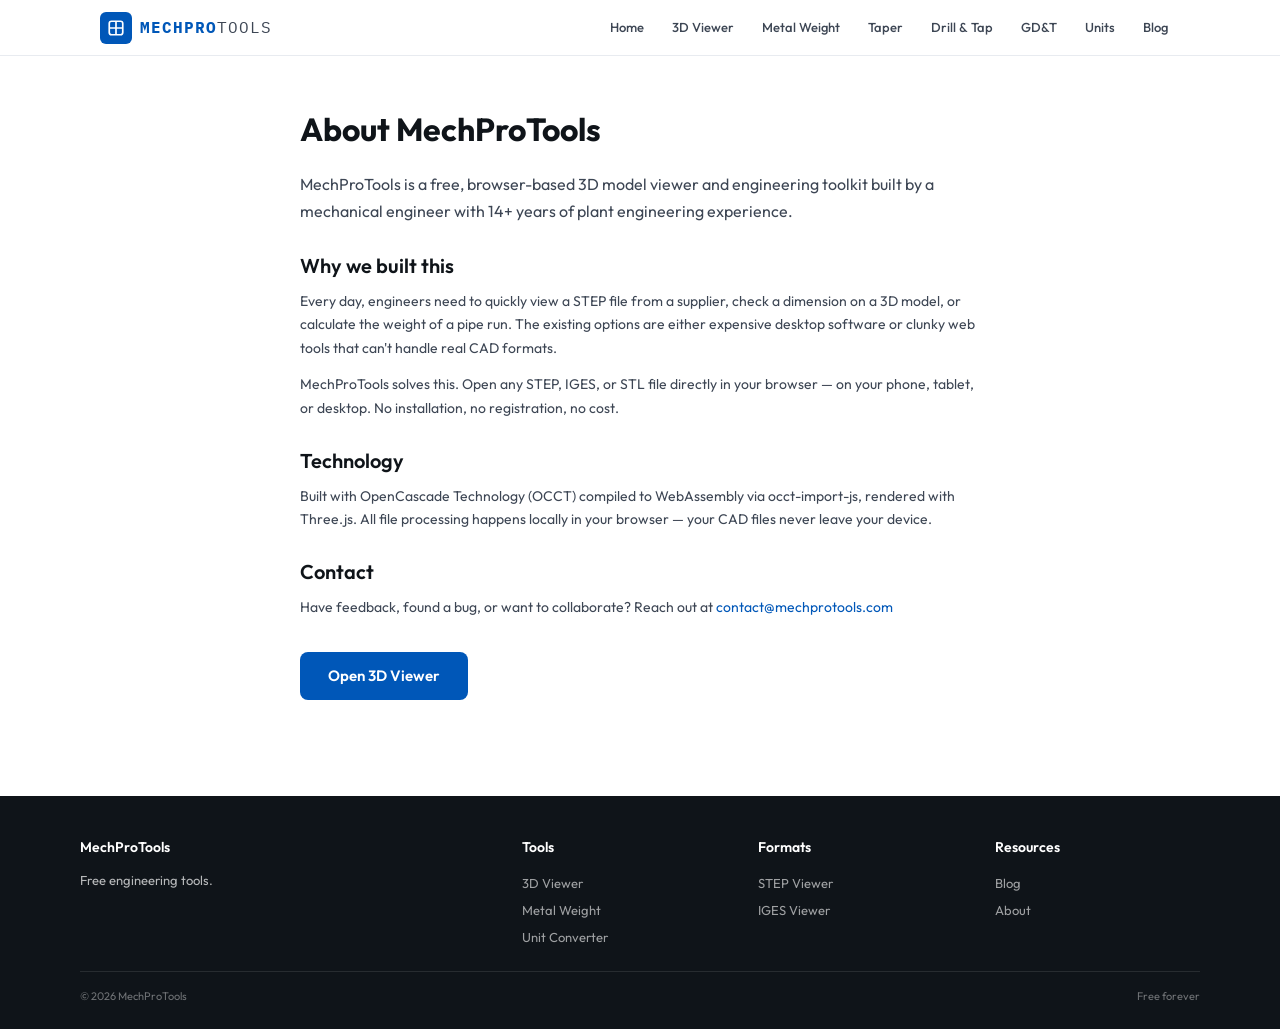
<file: about.html>
<!DOCTYPE html>
<html lang="en">
<head>
<meta charset="UTF-8">
<meta name="viewport" content="width=device-width, initial-scale=1.0">
<title>About MechProTools — Free 3D CAD Viewer</title>
<meta name="description" content="MechProTools is a free online 3D model viewer built by engineers for engineers. Open STEP, IGES, STL files in your browser.">
<link rel="stylesheet" href="shared.css">
</head>
<body>
<nav class="nav"><div class="nav-inner">
  <a href="index.html" class="nav-logo"><div class="nav-logo-icon"><svg viewBox="0 0 16 16" fill="none" stroke="#fff" stroke-width="1.5"><rect x="2" y="2" width="12" height="12" rx="2"/><path d="M2 8h12M8 2v12"/></svg></div><span class="mono">MECHPRO<span style="color:var(--tx2);font-weight:400">TOOLS</span></span></a>
  <div class="nav-links"><a href="index.html">Home</a><a href="viewer.html">3D Viewer</a><a href="tools/metal-weight.html">Metal Weight</a><a href="tools/taper-calc.html">Taper</a><a href="tools/drill-tap.html">Drill &amp; Tap</a><a href="tools/gdt.html">GD&amp;T</a><a href="tools/unit-converter.html">Units</a><a href="blog.html">Blog</a></div>
  <button class="nav-burger" id="navBurger"><svg viewBox="0 0 24 24" fill="none" stroke="currentColor" stroke-width="2"><line x1="3" y1="6" x2="21" y2="6"/><line x1="3" y1="12" x2="21" y2="12"/><line x1="3" y1="18" x2="21" y2="18"/></svg></button>
</div></nav>
<div class="mobile-menu" id="mobileMenu"><a href="index.html">Home</a><a href="viewer.html">3D Viewer</a><a href="tools/metal-weight.html">Metal Weight Calculator</a><a href="tools/taper-calc.html">Taper Angle Calculator</a><a href="tools/drill-tap.html">Drill &amp; Tap Sizes</a><a href="tools/gdt.html">GD&amp;T Reference</a><a href="tools/unit-converter.html">Unit Converter</a><a href="blog.html">Blog</a><a href="about.html">About</a></div>

<section class="section" style="max-width:720px">
  <h1 style="font-size:32px;font-weight:700;margin-bottom:16px">About MechProTools</h1>
  <p style="font-size:16px;color:var(--tx2);line-height:1.7;margin-bottom:24px">MechProTools is a free, browser-based 3D model viewer and engineering toolkit built by a mechanical engineer with 14+ years of plant engineering experience.</p>

  <h2 style="font-size:20px;font-weight:600;margin:24px 0 8px">Why we built this</h2>
  <p style="font-size:14px;color:var(--tx2);line-height:1.7;margin-bottom:12px">Every day, engineers need to quickly view a STEP file from a supplier, check a dimension on a 3D model, or calculate the weight of a pipe run. The existing options are either expensive desktop software or clunky web tools that can't handle real CAD formats.</p>
  <p style="font-size:14px;color:var(--tx2);line-height:1.7;margin-bottom:12px">MechProTools solves this. Open any STEP, IGES, or STL file directly in your browser — on your phone, tablet, or desktop. No installation, no registration, no cost.</p>

  <h2 style="font-size:20px;font-weight:600;margin:24px 0 8px">Technology</h2>
  <p style="font-size:14px;color:var(--tx2);line-height:1.7;margin-bottom:12px">Built with OpenCascade Technology (OCCT) compiled to WebAssembly via occt-import-js, rendered with Three.js. All file processing happens locally in your browser — your CAD files never leave your device.</p>

  <h2 style="font-size:20px;font-weight:600;margin:24px 0 8px">Contact</h2>
  <p style="font-size:14px;color:var(--tx2);line-height:1.7">Have feedback, found a bug, or want to collaborate? Reach out at <a href="mailto:contact@mechprotools.com">contact@mechprotools.com</a></p>

  <div style="margin-top:32px"><a href="viewer.html" class="btn-lg btn-primary">Open 3D Viewer</a></div>
</section>

<footer class="footer"><div class="footer-inner"><div><h4>MechProTools</h4><p>Free engineering tools.</p></div><div><h4>Tools</h4><a href="viewer.html">3D Viewer</a><a href="tools/metal-weight.html">Metal Weight</a><a href="tools/unit-converter.html">Unit Converter</a></div><div><h4>Formats</h4><a href="viewer.html">STEP Viewer</a><a href="viewer.html">IGES Viewer</a></div><div><h4>Resources</h4><a href="blog.html">Blog</a><a href="about.html">About</a></div></div><div class="footer-bottom"><span>© 2026 MechProTools</span><span>Free forever</span></div></footer>
<script src="shared.js"></script>
</body>
</html>
</file>
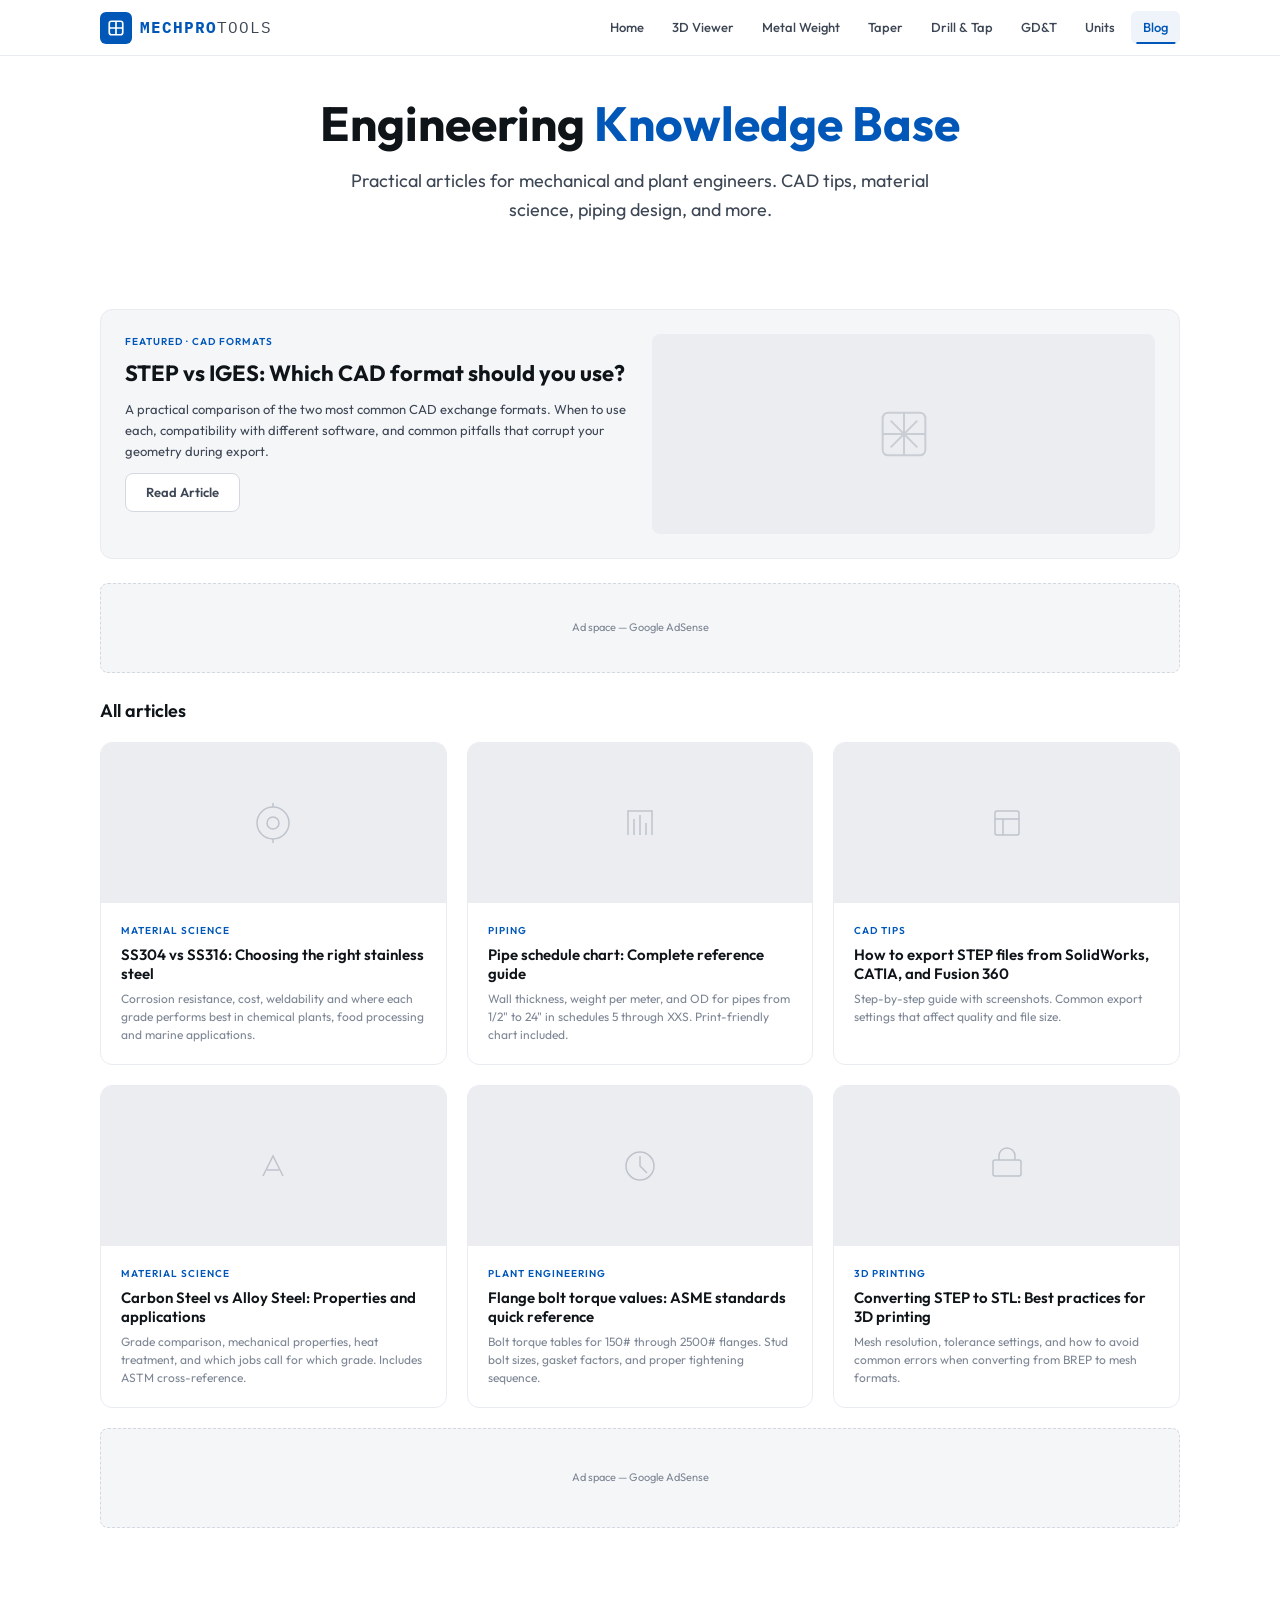
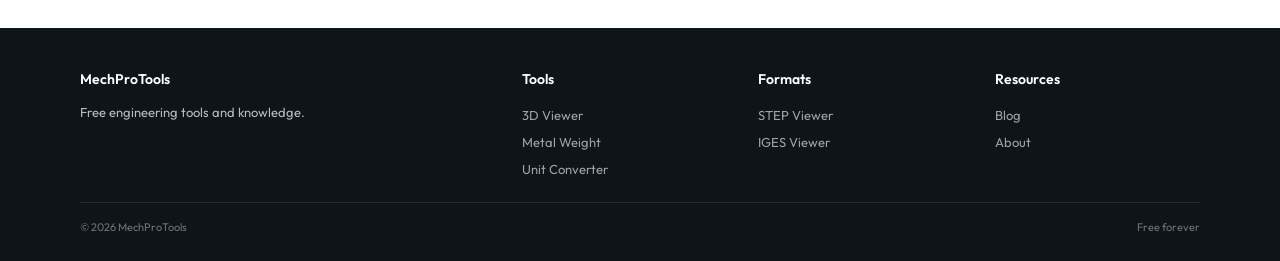
<file: blog.html>
<!DOCTYPE html>
<html lang="en">
<head>
<meta charset="UTF-8">
<meta name="viewport" content="width=device-width, initial-scale=1.0">
<title>Engineering Blog — CAD Tips, Material Science, Piping | MechProTools</title>
<meta name="description" content="Practical engineering articles: STEP vs IGES comparison, stainless steel grades, pipe schedule charts, CAD tips, material properties, and more.">
<link rel="canonical" href="https://mechprotools.github.io/blog.html">
<link rel="stylesheet" href="shared.css">
<style>.blog-hero{background:var(--bg2);padding:24px;border-radius:12px;display:grid;grid-template-columns:1fr 1fr;gap:24px;margin-bottom:24px;border:1px solid var(--brd2)}.blog-hero-text h2{font-size:22px;font-weight:700;margin-bottom:8px}.blog-hero-text p{font-size:13px;color:var(--tx2);line-height:1.6;margin-bottom:12px}.blog-hero-text .tag{font-size:10px;font-weight:600;color:var(--acc);text-transform:uppercase;letter-spacing:1px;margin-bottom:6px}.blog-hero-img{background:var(--bg3);border-radius:8px;display:flex;align-items:center;justify-content:center;min-height:200px}.blog-hero-img svg{width:64px;height:64px;color:var(--txd);opacity:.3}@media(max-width:768px){.blog-hero{grid-template-columns:1fr}.blog-hero-img{min-height:120px}}</style>
</head>
<body>

<nav class="nav"><div class="nav-inner">
  <a href="index.html" class="nav-logo"><div class="nav-logo-icon"><svg viewBox="0 0 16 16" fill="none" stroke="#fff" stroke-width="1.5"><rect x="2" y="2" width="12" height="12" rx="2"/><path d="M2 8h12M8 2v12"/></svg></div><span class="mono">MECHPRO<span style="color:var(--tx2);font-weight:400">TOOLS</span></span></a>
  <div class="nav-links"><a href="index.html">Home</a><a href="viewer.html">3D Viewer</a><a href="tools/metal-weight.html">Metal Weight</a><a href="tools/taper-calc.html">Taper</a><a href="tools/drill-tap.html">Drill &amp; Tap</a><a href="tools/gdt.html">GD&amp;T</a><a href="tools/unit-converter.html">Units</a><a href="blog.html">Blog</a></div>
  <button class="nav-burger" id="navBurger"><svg viewBox="0 0 24 24" fill="none" stroke="currentColor" stroke-width="2"><line x1="3" y1="6" x2="21" y2="6"/><line x1="3" y1="12" x2="21" y2="12"/><line x1="3" y1="18" x2="21" y2="18"/></svg></button>
</div></nav>
<div class="mobile-menu" id="mobileMenu"><a href="index.html">Home</a><a href="viewer.html">3D Viewer</a><a href="tools/metal-weight.html">Metal Weight Calculator</a><a href="tools/taper-calc.html">Taper Angle Calculator</a><a href="tools/drill-tap.html">Drill &amp; Tap Sizes</a><a href="tools/gdt.html">GD&amp;T Reference</a><a href="tools/unit-converter.html">Unit Converter</a><a href="blog.html">Blog</a><a href="about.html">About</a></div>

<section class="hero" style="padding:40px 20px 24px">
  <h1>Engineering <span>Knowledge Base</span></h1>
  <p>Practical articles for mechanical and plant engineers. CAD tips, material science, piping design, and more.</p>
</section>

<section class="section section-sm">

  <!-- Featured -->
  <div class="blog-hero">
    <div class="blog-hero-text">
      <div class="tag">Featured · CAD Formats</div>
      <h2>STEP vs IGES: Which CAD format should you use?</h2>
      <p>A practical comparison of the two most common CAD exchange formats. When to use each, compatibility with different software, and common pitfalls that corrupt your geometry during export.</p>
      <a href="#" class="btn-lg btn-outline" style="font-size:13px;padding:8px 20px">Read Article</a>
    </div>
    <div class="blog-hero-img"><svg viewBox="0 0 48 48" fill="none" stroke="currentColor" stroke-width="1.5"><rect x="8" y="8" width="32" height="32" rx="4"/><path d="M8 24h32M24 8v32M14 14l20 20M34 14l-20 20"/></svg></div>
  </div>

  <div class="ad-banner">Ad space — Google AdSense</div>

  <h2 style="font-size:18px;font-weight:600;margin-bottom:16px">All articles</h2>
  <div class="blog-grid">
    <a href="#" class="blog-card"><div class="blog-thumb"><svg viewBox="0 0 48 48" fill="none" stroke="currentColor" stroke-width="1.5"><circle cx="24" cy="24" r="16"/><circle cx="24" cy="24" r="6"/><line x1="24" y1="4" x2="24" y2="8"/><line x1="24" y1="40" x2="24" y2="44"/></svg></div><div class="blog-body"><div class="tag">Material Science</div><h3>SS304 vs SS316: Choosing the right stainless steel</h3><p>Corrosion resistance, cost, weldability and where each grade performs best in chemical plants, food processing and marine applications.</p></div></a>
    <a href="#" class="blog-card"><div class="blog-thumb"><svg viewBox="0 0 48 48" fill="none" stroke="currentColor" stroke-width="1.5"><path d="M12 36V12h24v24"/><path d="M18 36V20"/><path d="M24 36V16"/><path d="M30 36V24"/></svg></div><div class="blog-body"><div class="tag">Piping</div><h3>Pipe schedule chart: Complete reference guide</h3><p>Wall thickness, weight per meter, and OD for pipes from 1/2" to 24" in schedules 5 through XXS. Print-friendly chart included.</p></div></a>
    <a href="#" class="blog-card"><div class="blog-thumb"><svg viewBox="0 0 48 48" fill="none" stroke="currentColor" stroke-width="1.5"><rect x="12" y="12" width="24" height="24" rx="2"/><path d="M12 20h24"/><path d="M20 20v16"/></svg></div><div class="blog-body"><div class="tag">CAD Tips</div><h3>How to export STEP files from SolidWorks, CATIA, and Fusion 360</h3><p>Step-by-step guide with screenshots. Common export settings that affect quality and file size.</p></div></a>
    <a href="#" class="blog-card"><div class="blog-thumb"><svg viewBox="0 0 48 48" fill="none" stroke="currentColor" stroke-width="1.5"><path d="M14 34l10-20 10 20"/><line x1="18" y1="28" x2="30" y2="28"/></svg></div><div class="blog-body"><div class="tag">Material Science</div><h3>Carbon Steel vs Alloy Steel: Properties and applications</h3><p>Grade comparison, mechanical properties, heat treatment, and which jobs call for which grade. Includes ASTM cross-reference.</p></div></a>
    <a href="#" class="blog-card"><div class="blog-thumb"><svg viewBox="0 0 48 48" fill="none" stroke="currentColor" stroke-width="1.5"><circle cx="24" cy="24" r="14"/><path d="M24 14v10l7 7"/></svg></div><div class="blog-body"><div class="tag">Plant Engineering</div><h3>Flange bolt torque values: ASME standards quick reference</h3><p>Bolt torque tables for 150# through 2500# flanges. Stud bolt sizes, gasket factors, and proper tightening sequence.</p></div></a>
    <a href="#" class="blog-card"><div class="blog-thumb"><svg viewBox="0 0 48 48" fill="none" stroke="currentColor" stroke-width="1.5"><rect x="10" y="18" width="28" height="16" rx="2"/><path d="M16 18v-4a8 8 0 0116 0v4"/></svg></div><div class="blog-body"><div class="tag">3D Printing</div><h3>Converting STEP to STL: Best practices for 3D printing</h3><p>Mesh resolution, tolerance settings, and how to avoid common errors when converting from BREP to mesh formats.</p></div></a>
  </div>

  <div class="ad-inline">Ad space — Google AdSense</div>

</section>

<footer class="footer"><div class="footer-inner"><div><h4>MechProTools</h4><p>Free engineering tools and knowledge.</p></div><div><h4>Tools</h4><a href="viewer.html">3D Viewer</a><a href="tools/metal-weight.html">Metal Weight</a><a href="tools/unit-converter.html">Unit Converter</a></div><div><h4>Formats</h4><a href="viewer.html">STEP Viewer</a><a href="viewer.html">IGES Viewer</a></div><div><h4>Resources</h4><a href="blog.html">Blog</a><a href="about.html">About</a></div></div><div class="footer-bottom"><span>© 2026 MechProTools</span><span>Free forever</span></div></footer>
<script src="shared.js"></script>
</body>
</html>
</file>
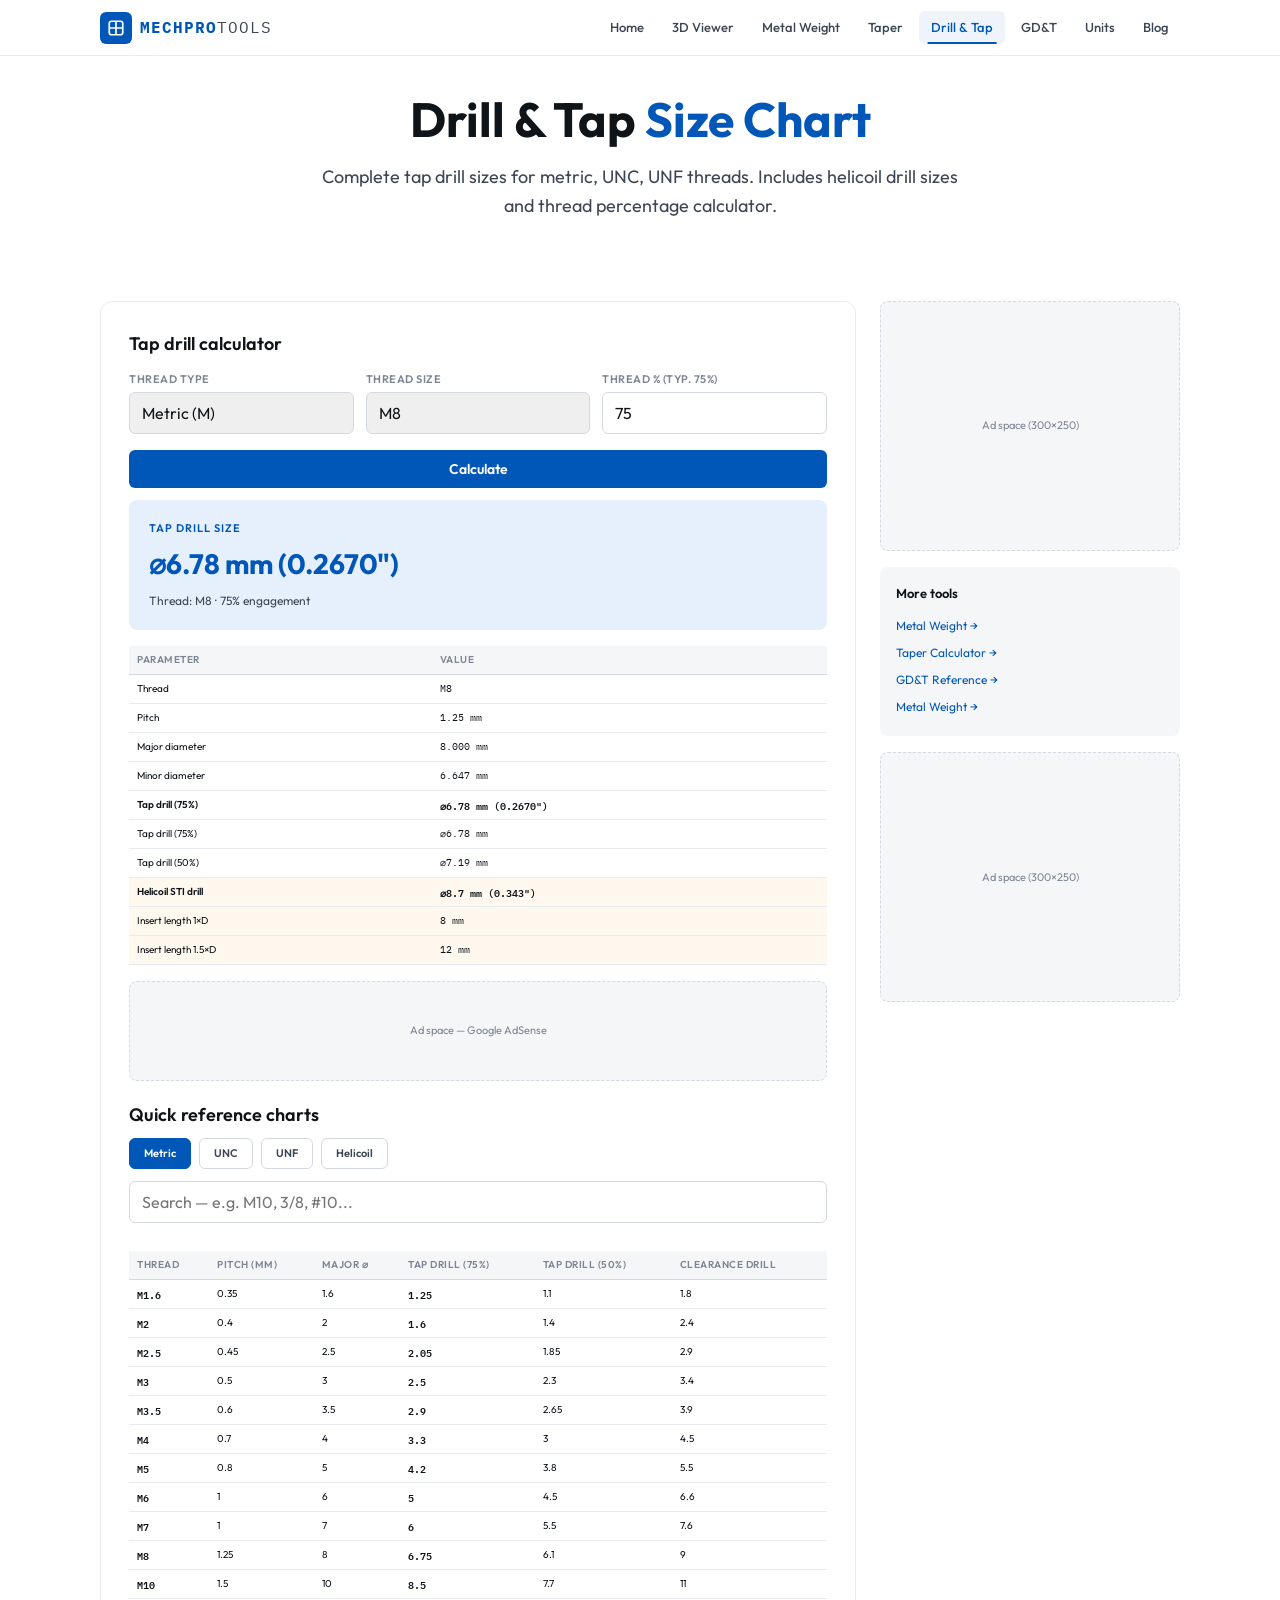
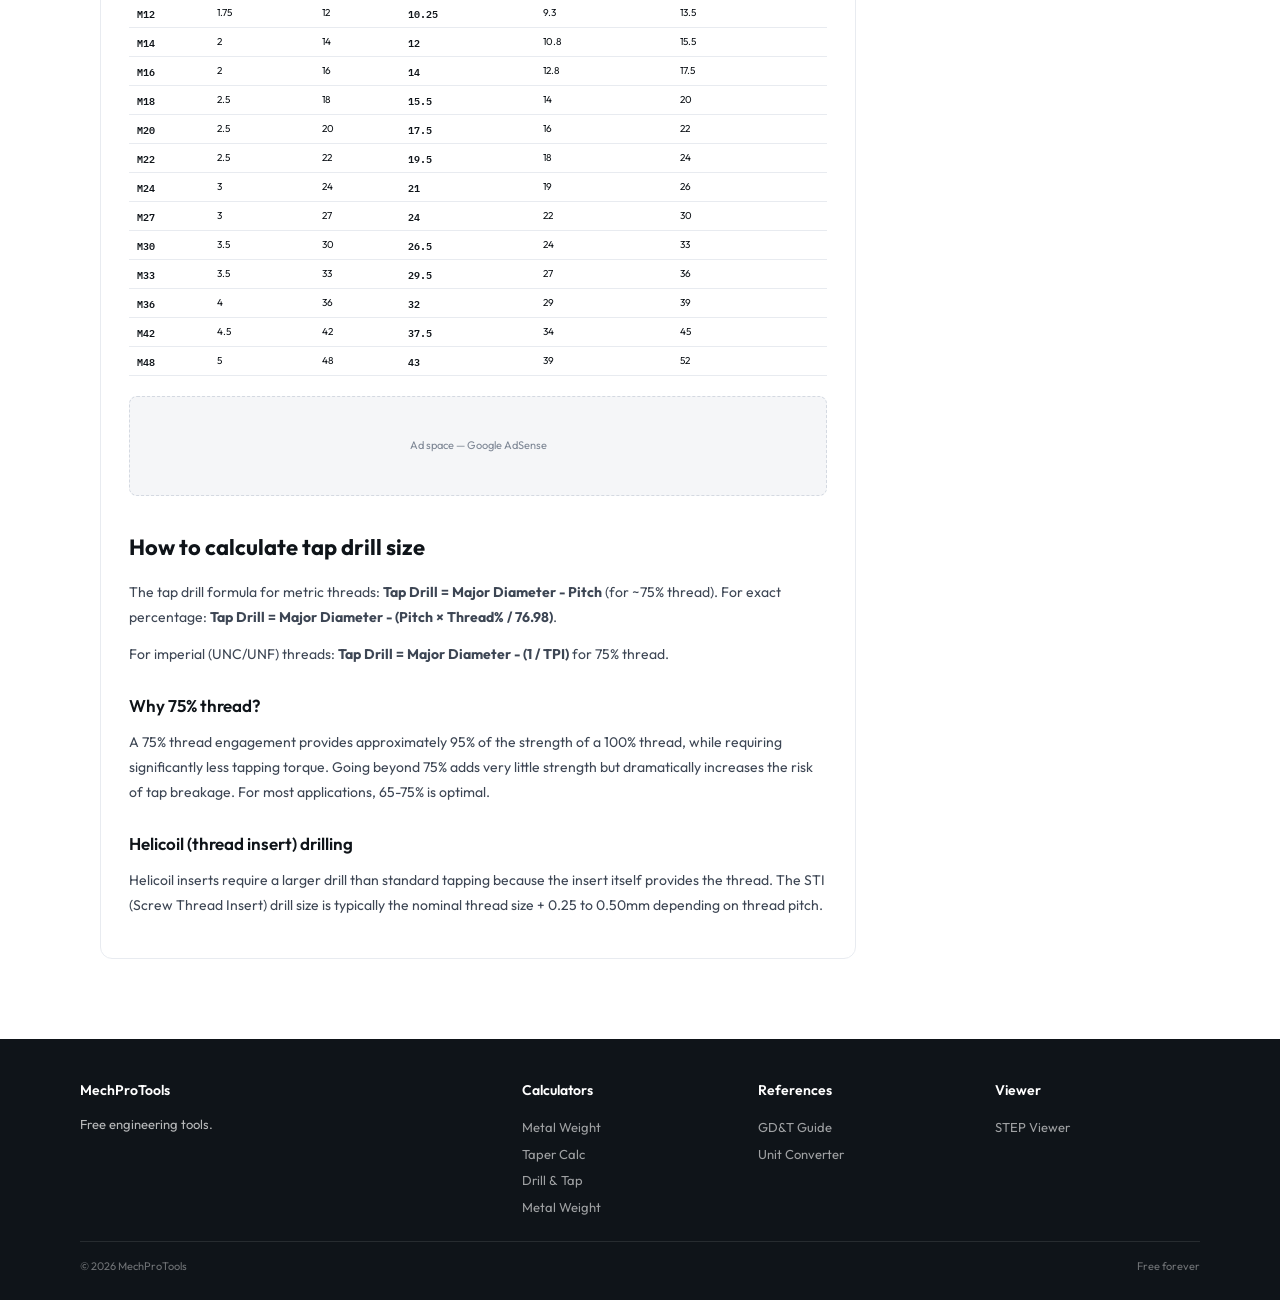
<file: tools/drill-tap.html>
<!DOCTYPE html>
<html lang="en">
<head>
<meta charset="UTF-8">
<meta name="viewport" content="width=device-width, initial-scale=1.0">
<title>Drill & Tap Size Chart — Metric & Imperial with Helicoil | MechProTools</title>
<meta name="description" content="Complete drill and tap size chart: metric M1.6-M36, imperial UNC/UNF, helicoil drill sizes. Tap drill calculator with thread percentage. Free printable reference.">
<meta name="keywords" content="tap drill chart, drill size chart, metric tap drill, UNC tap drill, helicoil drill size, thread percentage calculator, tapping drill size">
<link rel="canonical" href="https://mechprotools.github.io/tools/drill-tap.html">
<link rel="stylesheet" href="../shared.css">
<style>
.filter-row{display:flex;gap:8px;flex-wrap:wrap;margin-bottom:12px}
.filter-btn{padding:6px 14px;font-size:11px;font-weight:600;border:1px solid var(--brd);border-radius:6px;background:var(--bg);color:var(--tx2);cursor:pointer;transition:all .12s}
.filter-btn:hover{border-color:var(--acc);color:var(--acc)}
.filter-btn.on{background:var(--acc);color:#fff;border-color:var(--acc)}
.data-table td,.data-table th{font-size:10px;padding:6px 8px}
.hl-row{background:var(--acc-lt)!important}
.search-box{width:100%;padding:10px 12px;border:1px solid var(--brd);border-radius:6px;font-size:16px;font-family:'Outfit',sans-serif;margin-bottom:12px;outline:none}
.search-box:focus{border-color:var(--acc)}
</style>
</head>
<body>
<nav class="nav"><div class="nav-inner"><a href="../index.html" class="nav-logo"><div class="nav-logo-icon"><svg viewBox="0 0 16 16" fill="none" stroke="#fff" stroke-width="1.5"><rect x="2" y="2" width="12" height="12" rx="2"/><path d="M2 8h12M8 2v12"/></svg></div><span class="mono">MECHPRO<span style="color:var(--tx2);font-weight:400">TOOLS</span></span></a><div class="nav-links"><a href="../index.html">Home</a><a href="../viewer.html">3D Viewer</a><a href="metal-weight.html">Metal Weight</a><a href="taper-calc.html">Taper</a><a href="drill-tap.html">Drill &amp; Tap</a><a href="gdt.html">GD&amp;T</a><a href="unit-converter.html">Units</a><a href="../blog.html">Blog</a></div><button class="nav-burger" id="navBurger"><svg viewBox="0 0 24 24" fill="none" stroke="currentColor" stroke-width="2"><line x1="3" y1="6" x2="21" y2="6"/><line x1="3" y1="12" x2="21" y2="12"/><line x1="3" y1="18" x2="21" y2="18"/></svg></button></div></nav>
<div class="mobile-menu" id="mobileMenu"><a href="../index.html">Home</a><a href="../viewer.html">3D Viewer</a><a href="metal-weight.html">Metal Weight Calculator</a><a href="taper-calc.html">Taper Angle Calculator</a><a href="drill-tap.html">Drill &amp; Tap Sizes</a><a href="gdt.html">GD&amp;T Reference</a><a href="unit-converter.html">Unit Converter</a><a href="../blog.html">Blog</a><a href="../about.html">About</a></div>

<section class="hero" style="padding:36px 20px 20px"><h1>Drill & Tap <span>Size Chart</span></h1><p>Complete tap drill sizes for metric, UNC, UNF threads. Includes helicoil drill sizes and thread percentage calculator.</p></section>

<section class="section section-sm">
<div class="calc-layout">
<div class="calc-main">

<!-- TAP DRILL CALCULATOR -->
<h2 style="font-size:18px;font-weight:600;margin-bottom:12px">Tap drill calculator</h2>
<div class="calc-row">
<div class="calc-field"><label>Thread type</label>
<select id="thrType" onchange="calcTapDrill(true)"><option value="metric">Metric (M)</option><option value="unc">UNC (Unified Coarse)</option><option value="unf">UNF (Unified Fine)</option></select></div>
<div class="calc-field"><label>Thread size</label><select id="thrSize" onchange="calcTapDrill(true)"></select></div>
<div class="calc-field"><label>Thread % (typ. 75%)</label><input type="number" id="thrPct" value="75" min="50" max="100" inputmode="decimal" onchange="calcTapDrill(true)"></div>
</div>
<button class="calc-btn" onclick="calcTapDrill()" style="width:100%;margin-top:4px">Calculate</button>

<div class="calc-result" id="tdResult" style="display:none;margin-top:12px">
<div class="label">Tap drill size</div>
<div class="value" id="tdVal">—</div>
<div class="sub" id="tdSub">—</div>
</div>
<div id="tdExtra" style="display:none">
<table class="data-table"><thead><tr><th>Parameter</th><th>Value</th></tr></thead><tbody id="tdTable"></tbody></table>
</div>

<div class="ad-inline" style="margin:16px 0">Ad space — Google AdSense</div>

<!-- METRIC TAP CHART -->
<h2 style="font-size:18px;font-weight:600;margin:20px 0 8px">Quick reference charts</h2>
<div class="filter-row">
<div class="filter-btn on" data-f="metric" onclick="showChart('metric')">Metric</div>
<div class="filter-btn" data-f="unc" onclick="showChart('unc')">UNC</div>
<div class="filter-btn" data-f="unf" onclick="showChart('unf')">UNF</div>
<div class="filter-btn" data-f="helicoil" onclick="showChart('helicoil')">Helicoil</div>
</div>
<input type="text" class="search-box" id="chartSearch" placeholder="Search — e.g. M10, 3/8, #10..." oninput="filterChart()">

<div id="chart-metric">
<table class="data-table"><thead><tr><th>Thread</th><th>Pitch (mm)</th><th>Major ⌀</th><th>Tap Drill (75%)</th><th>Tap Drill (50%)</th><th>Clearance Drill</th></tr></thead>
<tbody id="metricBody"></tbody></table></div>

<div id="chart-unc" style="display:none">
<table class="data-table"><thead><tr><th>Thread</th><th>TPI</th><th>Major ⌀ (in)</th><th>Tap Drill</th><th>Decimal (in)</th><th>Clearance</th></tr></thead>
<tbody id="uncBody"></tbody></table></div>

<div id="chart-unf" style="display:none">
<table class="data-table"><thead><tr><th>Thread</th><th>TPI</th><th>Major ⌀ (in)</th><th>Tap Drill</th><th>Decimal (in)</th><th>Clearance</th></tr></thead>
<tbody id="unfBody"></tbody></table></div>

<div id="chart-helicoil" style="display:none">
<table class="data-table"><thead><tr><th>Thread Size</th><th>Pitch</th><th>STI Drill (mm)</th><th>STI Drill (in)</th><th>Insert Length 1D</th><th>Insert Length 1.5D</th></tr></thead>
<tbody id="heliBody"></tbody></table></div>

<div class="ad-inline">Ad space — Google AdSense</div>

<div class="seo-text" style="max-width:100%;margin-top:16px">
<h2>How to calculate tap drill size</h2>
<p>The tap drill formula for metric threads: <strong>Tap Drill = Major Diameter - Pitch</strong> (for ~75% thread). For exact percentage: <strong>Tap Drill = Major Diameter - (Pitch × Thread% / 76.98)</strong>.</p>
<p>For imperial (UNC/UNF) threads: <strong>Tap Drill = Major Diameter - (1 / TPI)</strong> for 75% thread.</p>
<h3>Why 75% thread?</h3>
<p>A 75% thread engagement provides approximately 95% of the strength of a 100% thread, while requiring significantly less tapping torque. Going beyond 75% adds very little strength but dramatically increases the risk of tap breakage. For most applications, 65-75% is optimal.</p>
<h3>Helicoil (thread insert) drilling</h3>
<p>Helicoil inserts require a larger drill than standard tapping because the insert itself provides the thread. The STI (Screw Thread Insert) drill size is typically the nominal thread size + 0.25 to 0.50mm depending on thread pitch.</p>
</div>
</div>
<div class="calc-sidebar"><div class="ad-sidebar">Ad space (300×250)</div><div style="background:var(--bg2);border-radius:8px;padding:16px"><h4 style="font-size:13px;font-weight:600;margin-bottom:8px">More tools</h4><a href="metal-weight.html" style="display:block;font-size:12px;padding:4px 0">Metal Weight →</a><a href="taper-calc.html" style="display:block;font-size:12px;padding:4px 0">Taper Calculator →</a><a href="gdt.html" style="display:block;font-size:12px;padding:4px 0">GD&T Reference →</a><a href="pipe-weight.html" style="display:block;font-size:12px;padding:4px 0">Metal Weight →</a></div><div class="ad-sidebar">Ad space (300×250)</div></div>
</div>
</section>

<footer class="footer"><div class="footer-inner"><div><h4>MechProTools</h4><p>Free engineering tools.</p></div><div><h4>Calculators</h4><a href="metal-weight.html">Metal Weight</a><a href="taper-calc.html">Taper Calc</a><a href="drill-tap.html">Drill & Tap</a><a href="metal-weight.html">Metal Weight</a></div><div><h4>References</h4><a href="gdt.html">GD&T Guide</a><a href="unit-converter.html">Unit Converter</a></div><div><h4>Viewer</h4><a href="../viewer.html">STEP Viewer</a></div></div><div class="footer-bottom"><span>© 2026 MechProTools</span><span>Free forever</span></div></footer>

<script src="../shared.js"></script>
<script>
// METRIC THREAD DATA: [name, pitch, major_dia, tap75, tap50, clearance]
const METRIC=[
['M1.6',0.35,1.6,1.25,1.1,1.8],['M2',0.4,2,1.6,1.4,2.4],['M2.5',0.45,2.5,2.05,1.85,2.9],
['M3',0.5,3,2.5,2.3,3.4],['M3.5',0.6,3.5,2.9,2.65,3.9],['M4',0.7,4,3.3,3.0,4.5],
['M5',0.8,5,4.2,3.8,5.5],['M6',1.0,6,5.0,4.5,6.6],['M7',1.0,7,6.0,5.5,7.6],
['M8',1.25,8,6.75,6.1,9.0],['M10',1.5,10,8.5,7.7,11.0],['M12',1.75,12,10.25,9.3,13.5],
['M14',2.0,14,12.0,10.8,15.5],['M16',2.0,16,14.0,12.8,17.5],['M18',2.5,18,15.5,14.0,20.0],
['M20',2.5,20,17.5,16.0,22.0],['M22',2.5,22,19.5,18.0,24.0],['M24',3.0,24,21.0,19.0,26.0],
['M27',3.0,27,24.0,22.0,30.0],['M30',3.5,30,26.5,24.0,33.0],['M33',3.5,33,29.5,27.0,36.0],
['M36',4.0,36,32.0,29.0,39.0],['M42',4.5,42,37.5,34.0,45.0],['M48',5.0,48,43.0,39.0,52.0]
];
// UNC DATA: [name, tpi, major_in, tap_drill, tap_decimal, clearance]
const UNC=[
['#1-64',64,.073,'#53',.0595,'#46'],['#2-56',56,.086,'#50',.070,'#43'],
['#3-48',48,.099,'#47',.0785,'#37'],['#4-40',40,.112,'#43',.089,'#31'],
['#5-40',40,.125,'#38',.1015,'#29'],['#6-32',32,.138,'#36',.1065,'#27'],
['#8-32',32,.164,'#29',.136,'#18'],['#10-24',24,.190,'#25',.1495,'#9'],
['#12-24',24,.216,'#16',.177,'#2'],['1/4-20',20,.250,'#7',.201,'17/64'],
['5/16-18',18,.3125,'F',.257,'21/64'],['3/8-16',16,.375,'5/16',.3125,'25/64'],
['7/16-14',14,.4375,'U',.368,'29/64'],['1/2-13',13,.500,'27/64',.4219,'33/64'],
['9/16-12',12,.5625,'31/64',.4844,'37/64'],['5/8-11',11,.625,'17/32',.5312,'41/64'],
['3/4-10',10,.750,'21/32',.6562,'49/64'],['7/8-9',9,.875,'49/64',.7656,'57/64'],
['1-8',8,1.0,'7/8',.875,'1-1/64'],['1-1/8-7',7,1.125,'63/64',.9844,'1-9/64'],
['1-1/4-7',7,1.250,'1-7/64',1.1094,'1-17/64'],['1-1/2-6',6,1.500,'1-11/32',1.3437,'1-33/64']
];
// UNF DATA
const UNF=[
['#0-80',80,.060,'3/64',.0469,'#51'],['#1-72',72,.073,'#53',.0595,'#46'],
['#2-64',64,.086,'#50',.070,'#43'],['#3-56',56,.099,'#45',.082,'#37'],
['#4-48',48,.112,'#42',.0935,'#31'],['#5-44',44,.125,'#37',.104,'#29'],
['#6-40',40,.138,'#33',.113,'#27'],['#8-36',36,.164,'#29',.136,'#18'],
['#10-32',32,.190,'#21',.159,'#9'],['1/4-28',28,.250,'#3',.213,'17/64'],
['5/16-24',24,.3125,'I',.272,'21/64'],['3/8-24',24,.375,'Q',.332,'25/64'],
['7/16-20',20,.4375,'25/64',.3906,'29/64'],['1/2-20',20,.500,'29/64',.4531,'33/64'],
['9/16-18',18,.5625,'33/64',.5156,'37/64'],['5/8-18',18,.625,'37/64',.5781,'41/64'],
['3/4-16',16,.750,'11/16',.6875,'49/64'],['7/8-14',14,.875,'13/16',.8125,'57/64'],
['1-12',12,1.000,'15/16',.9375,'1-1/64'],['1-1/4-12',12,1.250,'1-11/64',1.1719,'1-17/64']
];
// HELICOIL DATA: [thread, pitch, sti_drill_mm, sti_drill_in, insert_1d, insert_1.5d]
const HELI=[
['M3',0.5,3.4,'0.134',3.0,4.5],['M4',0.7,4.5,'0.177',4.0,6.0],['M5',0.8,5.4,'0.213',5.0,7.5],
['M6',1.0,6.6,'0.260',6.0,9.0],['M8',1.25,8.7,'0.343',8.0,12.0],['M10',1.5,10.9,'0.429',10.0,15.0],
['M12',1.75,13.0,'0.512',12.0,18.0],['M14',2.0,15.25,'0.600',14.0,21.0],['M16',2.0,17.25,'0.679',16.0,24.0],
['M18',2.5,19.5,'0.768',18.0,27.0],['M20',2.5,21.5,'0.846',20.0,30.0],['M24',3.0,25.75,'1.014',24.0,36.0],
['M30',3.5,32.25,'1.270',30.0,45.0],['M36',4.0,38.75,'1.526',36.0,54.0]
];

// Build thread size dropdowns
function buildSizes(){
  const type=document.getElementById('thrType').value;const sel=document.getElementById('thrSize');sel.innerHTML='';
  const data=type==='metric'?METRIC:type==='unc'?UNC:UNF;
  data.forEach((r,i)=>{const o=document.createElement('option');o.value=i;o.textContent=r[0];sel.appendChild(o);});
  if(type==='metric')sel.selectedIndex=9;// M8
}

function calcTapDrill(skipBuild){
  if(!skipBuild)buildSizes();
  const type=document.getElementById('thrType').value;const idx=+document.getElementById('thrSize').value;
  const pct=+document.getElementById('thrPct').value;
  const data=type==='metric'?METRIC:type==='unc'?UNC:UNF;
  const row=data[idx];if(!row)return;

  let tapDrill,pitch,major,minor;
  if(type==='metric'){
    pitch=row[1];major=row[2];minor=major-1.0825*pitch;
    tapDrill=major-(pitch*pct/76.98);
  }else{
    const tpi=row[1];major=row[2]*25.4;pitch=25.4/tpi;minor=major-1.0825*pitch;
    tapDrill=major-(pitch*pct/76.98);
  }

  // Helicoil drill for this size
  const heliRow=HELI.find(h=>h[0]===row[0]);

  document.getElementById('tdResult').style.display='block';
  document.getElementById('tdExtra').style.display='block';
  document.getElementById('tdVal').textContent=`⌀${tapDrill.toFixed(2)} mm (${(tapDrill/25.4).toFixed(4)}")`;
  document.getElementById('tdSub').textContent=`Thread: ${row[0]} · ${pct}% engagement`;

  let tableHTML=`
    <tr><td>Thread</td><td class="mono">${row[0]}</td></tr>
    <tr><td>Pitch</td><td class="mono">${pitch.toFixed(type==='metric'?2:4)} mm${type!=='metric'?' ('+row[1]+' TPI)':''}</td></tr>
    <tr><td>Major diameter</td><td class="mono">${major.toFixed(3)} mm</td></tr>
    <tr><td>Minor diameter</td><td class="mono">${minor.toFixed(3)} mm</td></tr>
    <tr><td style="font-weight:600">Tap drill (${pct}%)</td><td class="mono" style="font-weight:600">⌀${tapDrill.toFixed(2)} mm (${(tapDrill/25.4).toFixed(4)}")</td></tr>
    <tr><td>Tap drill (75%)</td><td class="mono">⌀${(major-(pitch*75/76.98)).toFixed(2)} mm</td></tr>
    <tr><td>Tap drill (50%)</td><td class="mono">⌀${(major-(pitch*50/76.98)).toFixed(2)} mm</td></tr>`;
  if(heliRow)tableHTML+=`<tr style="background:#fff8ee"><td style="font-weight:600">Helicoil STI drill</td><td class="mono" style="font-weight:600">⌀${heliRow[2]} mm (${heliRow[3]}")</td></tr>
    <tr style="background:#fff8ee"><td>Insert length 1×D</td><td class="mono">${heliRow[4]} mm</td></tr>
    <tr style="background:#fff8ee"><td>Insert length 1.5×D</td><td class="mono">${heliRow[5]} mm</td></tr>`;
  document.getElementById('tdTable').innerHTML=tableHTML;
}

// Build charts
function buildCharts(){
  document.getElementById('metricBody').innerHTML=METRIC.map(r=>`<tr><td class="mono" style="font-weight:600">${r[0]}</td><td>${r[1]}</td><td>${r[2]}</td><td class="mono" style="font-weight:600">${r[3]}</td><td>${r[4]}</td><td>${r[5]}</td></tr>`).join('');
  document.getElementById('uncBody').innerHTML=UNC.map(r=>`<tr><td class="mono" style="font-weight:600">${r[0]}</td><td>${r[1]}</td><td>${r[2]}</td><td class="mono" style="font-weight:600">${r[3]}</td><td>${r[4]}</td><td>${r[5]}</td></tr>`).join('');
  document.getElementById('unfBody').innerHTML=UNF.map(r=>`<tr><td class="mono" style="font-weight:600">${r[0]}</td><td>${r[1]}</td><td>${r[2]}</td><td class="mono" style="font-weight:600">${r[3]}</td><td>${r[4]}</td><td>${r[5]}</td></tr>`).join('');
  document.getElementById('heliBody').innerHTML=HELI.map(r=>`<tr><td class="mono" style="font-weight:600">${r[0]}</td><td>${r[1]}</td><td class="mono" style="font-weight:600">${r[2]}</td><td>${r[3]}</td><td>${r[4]}</td><td>${r[5]}</td></tr>`).join('');
}

function showChart(name){
  document.querySelectorAll('.filter-btn').forEach(b=>b.classList.toggle('on',b.dataset.f===name));
  ['metric','unc','unf','helicoil'].forEach(c=>document.getElementById('chart-'+c).style.display=c===name?'block':'none');
}

function filterChart(){
  const q=document.getElementById('chartSearch').value.toLowerCase();
  document.querySelectorAll('.data-table tbody tr').forEach(r=>{
    const text=r.textContent.toLowerCase();
    r.style.display=text.includes(q)?'':'none';
  });
}

buildSizes();calcTapDrill();buildCharts();
document.getElementById('thrType').addEventListener('change',()=>{buildSizes();calcTapDrill();});
</script>
</body>
</html>
</file>
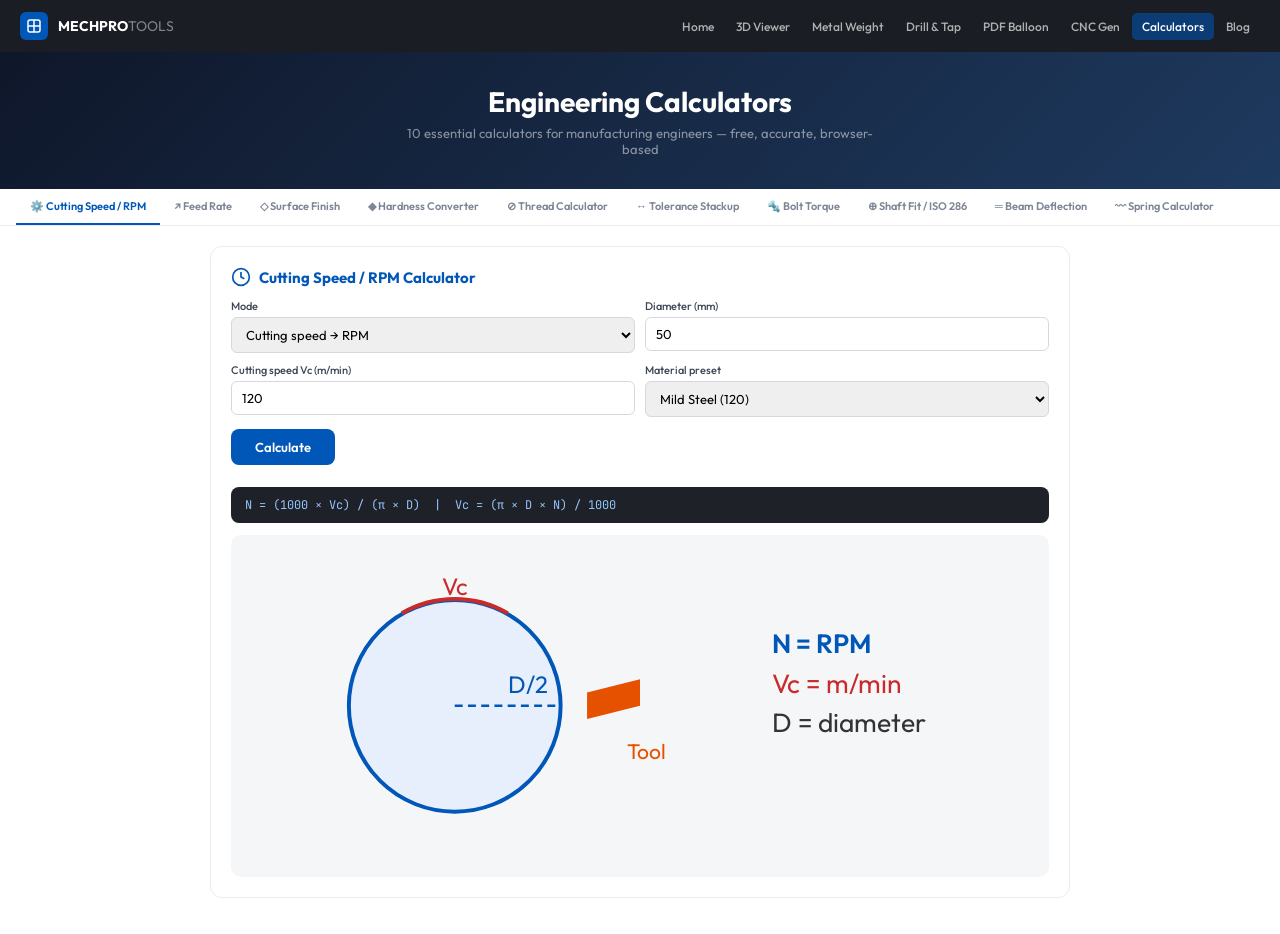
<file: tools/Engineering Calculators.html>
<!DOCTYPE html>
<html lang="en">
<head>
<meta charset="UTF-8">
<meta name="viewport" content="width=device-width, initial-scale=1.0">
<title>Engineering Calculators — MechProTools</title>
<meta name="description" content="Free engineering calculators: cutting speed, feed rate, surface finish, hardness, thread, tolerance stackup, bolt torque, shaft fit, beam deflection, spring design.">
<style>
@import url('https://fonts.googleapis.com/css2?family=Outfit:wght@400;500;600;700&family=JetBrains+Mono:wght@400;500&display=swap');
:root{--acc:#0057b8;--acch:#003d82;--acc2:#e8effc;--acc3:#0057b815;--bg:#ffffff;--bg2:#f5f6f8;--bg3:#ebedf1;--tx:#0f1419;--tx2:#3d4654;--txd:#7d8694;--brd:#d4d9e1;--brd2:#e8ebf0;--grn:#059669;--red:#dc2626;--org:#d97706;--nav-h:52px}
*{box-sizing:border-box;margin:0;padding:0}
body{font-family:'Outfit',sans-serif;background:var(--bg);color:var(--tx)}
.mono{font-family:'JetBrains Mono',monospace}
.nav{height:var(--nav-h);background:#1a1d23;display:flex;align-items:center;position:sticky;top:0;z-index:100}
.nav-inner{width:100%;padding:0 20px;display:flex;align-items:center;gap:20px}
.nav-logo{display:flex;align-items:center;gap:10px;text-decoration:none;color:#fff;font-weight:700;font-size:14px}
.nav-logo-icon{width:28px;height:28px;background:var(--acc);border-radius:6px;display:flex;align-items:center;justify-content:center}
.nav-logo-icon svg{width:16px;height:16px}
.nav-links{display:flex;align-items:center;gap:2px;margin-left:auto}
.nav-links a{color:rgba(255,255,255,.65);text-decoration:none;font-size:12px;font-weight:500;padding:6px 10px;border-radius:5px;transition:all .15s}
.nav-links a:hover{color:#fff;background:rgba(255,255,255,.1)}
.nav-links a.active{color:#fff;background:rgba(0,87,184,.55)}
.hero{background:linear-gradient(135deg,#0f172a,#1e3a5f);padding:32px 20px;text-align:center}
.hero h1{font-size:clamp(20px,3vw,28px);font-weight:700;color:#fff;margin-bottom:6px}
.hero p{font-size:13px;color:rgba(255,255,255,.5);max-width:500px;margin:0 auto}
.calc-tabs{display:flex;gap:0;overflow-x:auto;background:var(--bg);border-bottom:1px solid var(--brd2);padding:0 16px;position:sticky;top:var(--nav-h);z-index:50}
.ctab{padding:10px 14px;font-size:11px;font-weight:600;color:var(--txd);cursor:pointer;border-bottom:2.5px solid transparent;white-space:nowrap;transition:all .12s}
.ctab:hover{color:var(--tx2)}.ctab.on{color:var(--acc);border-bottom-color:var(--acc)}
.calc-body{max-width:900px;margin:0 auto;padding:20px}
.calc-panel{display:none}.calc-panel.on{display:block}
.card{background:var(--bg);border:1px solid var(--brd2);border-radius:12px;padding:20px;margin-bottom:16px}
.card-t{font-size:15px;font-weight:700;color:var(--acc);margin-bottom:12px;display:flex;align-items:center;gap:8px}
.card-t svg{width:20px;height:20px;flex-shrink:0}
.fg{display:grid;grid-template-columns:1fr 1fr;gap:10px}
.fg3{display:grid;grid-template-columns:1fr 1fr 1fr;gap:10px}
.fi{display:flex;flex-direction:column;gap:4px}
.fi label{font-size:11px;font-weight:500;color:var(--tx2)}
.fi input,.fi select{padding:8px 10px;border:1px solid var(--brd);border-radius:6px;font-size:13px;font-family:inherit;outline:none}
.fi input:focus,.fi select:focus{border-color:var(--acc);box-shadow:0 0 0 3px var(--acc3)}
.btn-calc{padding:10px 24px;background:var(--acc);color:#fff;border:none;border-radius:8px;font-size:13px;font-weight:600;cursor:pointer;font-family:inherit;margin-top:12px;transition:background .15s}
.btn-calc:hover{background:var(--acch)}
.res-grid{display:grid;grid-template-columns:repeat(auto-fill,minmax(140px,1fr));gap:8px;margin-top:14px}
.res-item{background:var(--acc2);border-radius:8px;padding:10px 12px;text-align:center}
.res-val{font-size:18px;font-weight:700;color:var(--acc);font-family:'JetBrains Mono',monospace}
.res-lbl{font-size:9px;color:var(--acch);margin-top:2px;text-transform:uppercase;letter-spacing:.5px}
.res-ok{background:#ecfdf5;border:1px solid #a7f3d0}.res-ok .res-val{color:var(--grn)}
.res-warn{background:#fffbeb;border:1px solid #fde68a}.res-warn .res-val{color:var(--org)}
.res-bad{background:#fef2f2;border:1px solid #fecaca}.res-bad .res-val{color:var(--red)}
.diag{background:var(--bg2);border-radius:10px;padding:12px;margin-top:12px;display:flex;justify-content:center}
.note{background:var(--bg2);border-left:3px solid var(--acc);padding:10px 12px;border-radius:0 6px 6px 0;font-size:11px;color:var(--tx2);margin-top:10px;line-height:1.6}
.tbl{width:100%;border-collapse:collapse;font-size:11px;margin-top:10px}
.tbl th{background:var(--acc);color:#fff;padding:6px 8px;text-align:left;font-size:10px}
.tbl td{padding:5px 8px;border:1px solid var(--brd2)}
.tbl tr:nth-child(even){background:var(--bg2)}
.formula{background:#1e2128;color:#93c5fd;padding:10px 14px;border-radius:8px;font-family:'JetBrains Mono',monospace;font-size:12px;margin-top:8px;overflow-x:auto}
@media(max-width:640px){.fg{grid-template-columns:1fr}.fg3{grid-template-columns:1fr 1fr}.res-grid{grid-template-columns:1fr 1fr}}
</style>
</head>
<body>
<nav class="nav"><div class="nav-inner">
  <a href="../index.html" class="nav-logo"><div class="nav-logo-icon"><svg viewBox="0 0 16 16" fill="none" stroke="#fff" stroke-width="1.5"><rect x="2" y="2" width="12" height="12" rx="2"/><path d="M2 8h12M8 2v12"/></svg></div><span>MECHPRO<span style="opacity:.45;font-weight:400">TOOLS</span></span></a>
  <div class="nav-links">
    <a href="../index.html">Home</a><a href="../viewer.html">3D Viewer</a>
    <a href="metal-weight.html">Metal Weight</a><a href="drill-tap.html">Drill &amp; Tap</a>
    <a href="pdf-balloon.html">PDF Balloon</a><a href="cnc-generator.html">CNC Gen</a>
    <a href="eng-calc.html" class="active">Calculators</a><a href="../blog.html">Blog</a>
  </div>
</div></nav>
<div class="hero"><h1>Engineering Calculators</h1><p>10 essential calculators for manufacturing engineers — free, accurate, browser-based</p></div>

<div class="calc-tabs" id="tabs"></div>
<div class="calc-body" id="body"></div>

<script>
const CALCS=[
{id:'rpm',name:'Cutting Speed / RPM',icon:'⚙️'},
{id:'feed',name:'Feed Rate',icon:'↗'},
{id:'surface',name:'Surface Finish',icon:'◇'},
{id:'hard',name:'Hardness Converter',icon:'◆'},
{id:'thread',name:'Thread Calculator',icon:'⊘'},
{id:'stackup',name:'Tolerance Stackup',icon:'↔'},
{id:'bolt',name:'Bolt Torque',icon:'🔩'},
{id:'fit',name:'Shaft Fit / ISO 286',icon:'⊕'},
{id:'beam',name:'Beam Deflection',icon:'═'},
{id:'spring',name:'Spring Calculator',icon:'〰'},
];
let cur='rpm';

function init(){
  document.getElementById('tabs').innerHTML=CALCS.map(c=>`<div class="ctab${c.id===cur?' on':''}" onclick="show('${c.id}')">${c.icon} ${c.name}</div>`).join('');
  buildAll();show('rpm');
}

function show(id){
  cur=id;
  document.querySelectorAll('.ctab').forEach((t,i)=>t.classList.toggle('on',CALCS[i].id===id));
  document.querySelectorAll('.calc-panel').forEach(p=>p.classList.toggle('on',p.id==='p_'+id));
}

function buildAll(){
  const B=document.getElementById('body');
  B.innerHTML=`

<!-- 1. CUTTING SPEED / RPM -->
<div class="calc-panel" id="p_rpm">
<div class="card">
  <div class="card-t"><svg viewBox="0 0 24 24" fill="none" stroke="currentColor" stroke-width="2"><circle cx="12" cy="12" r="10"/><path d="M12 6v6l4 2"/></svg>Cutting Speed / RPM Calculator</div>
  <div class="fg">
    <div class="fi"><label>Mode</label><select id="rpm_mode" onchange="toggleRPM()"><option value="toRPM">Cutting speed → RPM</option><option value="toVc">RPM → Cutting speed</option></select></div>
    <div class="fi"><label>Diameter (mm)</label><input type="number" id="rpm_dia" value="50" step="any"></div>
    <div class="fi" id="rpm_vc_row"><label>Cutting speed Vc (m/min)</label><input type="number" id="rpm_vc" value="120" step="any"></div>
    <div class="fi" id="rpm_n_row" style="display:none"><label>RPM (N)</label><input type="number" id="rpm_n" value="800" step="any"></div>
    <div class="fi"><label>Material preset</label><select id="rpm_mat" onchange="document.getElementById('rpm_vc').value=this.value"><option value="120">Mild Steel (120)</option><option value="100">EN8/C45 (100)</option><option value="90">EN19/4140 (90)</option><option value="70">EN24/4340 (70)</option><option value="60">Stainless Steel (60)</option><option value="80">Cast Iron (80)</option><option value="250">Aluminum (250)</option><option value="180">Brass (180)</option></select></div>
  </div>
  <button class="btn-calc" onclick="calcRPM()">Calculate</button>
  <div class="res-grid" id="rpm_res"></div>
  <div class="formula">N = (1000 × Vc) / (π × D)&nbsp;&nbsp;|&nbsp;&nbsp;Vc = (π × D × N) / 1000</div>
  <div class="diag"><svg viewBox="0 0 300 120" fill="none"><circle cx="80" cy="60" r="40" fill="#e8effc" stroke="#0057b8" stroke-width="1.5"/><line x1="80" y1="60" x2="120" y2="60" stroke="#0057b8" stroke-width="1" stroke-dasharray="3,2"/><text x="100" y="55" font-size="9" fill="#0057b8">D/2</text><path d="M60,25 A40,40,0,0,1,100,25" stroke="#c92a2a" stroke-width="1.5" fill="none"/><text x="80" y="18" text-anchor="middle" font-size="9" fill="#c92a2a">Vc</text><polygon points="130,55 150,50 150,60 130,65" fill="#e65100"/><text x="145" y="80" font-size="8" fill="#e65100">Tool</text><text x="200" y="40" font-size="10" fill="#0057b8" font-weight="600">N = RPM</text><text x="200" y="55" font-size="10" fill="#c92a2a">Vc = m/min</text><text x="200" y="70" font-size="10" fill="#333">D = diameter</text></svg></div>
</div></div>

<!-- 2. FEED RATE -->
<div class="calc-panel" id="p_feed">
<div class="card">
  <div class="card-t">↗ Feed Rate Calculator</div>
  <div class="fg">
    <div class="fi"><label>Machine</label><select id="feed_mach"><option value="mill">Milling (VMC)</option><option value="turn">Turning (CNC)</option></select></div>
    <div class="fi"><label>RPM (N)</label><input type="number" id="feed_rpm" value="1500"></div>
    <div class="fi"><label>Feed per tooth fz (mm)</label><input type="number" id="feed_fz" value="0.1" step="0.01"></div>
    <div class="fi"><label>Number of teeth (Z)</label><input type="number" id="feed_z" value="4"></div>
    <div class="fi"><label>Axial DOC ap (mm)</label><input type="number" id="feed_ap" value="2" step="0.1"></div>
    <div class="fi"><label>Radial DOC ae (mm)</label><input type="number" id="feed_ae" value="10" step="0.1"></div>
  </div>
  <button class="btn-calc" onclick="calcFeed()">Calculate</button>
  <div class="res-grid" id="feed_res"></div>
  <div class="formula">Vf = fz × Z × N (mm/min)&nbsp;&nbsp;|&nbsp;&nbsp;MRR = ap × ae × Vf / 1000 (cm³/min)</div>
</div></div>

<!-- 3. SURFACE FINISH -->
<div class="calc-panel" id="p_surface">
<div class="card">
  <div class="card-t">◇ Surface Finish Converter</div>
  <div class="fg">
    <div class="fi"><label>Input type</label><select id="sf_type"><option value="ra">Ra (μm)</option><option value="rz">Rz (μm)</option><option value="rms">RMS (μin)</option><option value="cla">CLA (μin)</option></select></div>
    <div class="fi"><label>Value</label><input type="number" id="sf_val" value="1.6" step="any"></div>
  </div>
  <button class="btn-calc" onclick="calcSF()">Convert</button>
  <div class="res-grid" id="sf_res"></div>
  <table class="tbl"><thead><tr><th>Ra (μm)</th><th>Rz (μm)</th><th>RMS (μin)</th><th>CLA (μin)</th><th>N Grade</th><th>Symbol</th></tr></thead>
  <tbody><tr><td>0.025</td><td>0.1</td><td>1.1</td><td>1</td><td>N1</td><td>▽▽▽▽</td></tr><tr><td>0.05</td><td>0.2</td><td>2.2</td><td>2</td><td>N2</td><td>▽▽▽▽</td></tr><tr><td>0.1</td><td>0.5</td><td>4.4</td><td>4</td><td>N3</td><td>▽▽▽</td></tr><tr><td>0.2</td><td>1.0</td><td>8.8</td><td>8</td><td>N4</td><td>▽▽▽</td></tr><tr><td>0.4</td><td>1.6</td><td>17.6</td><td>16</td><td>N5</td><td>▽▽</td></tr><tr><td>0.8</td><td>4.0</td><td>35</td><td>32</td><td>N6</td><td>▽▽</td></tr><tr><td>1.6</td><td>8.0</td><td>70</td><td>63</td><td>N7</td><td>▽</td></tr><tr><td>3.2</td><td>13</td><td>141</td><td>125</td><td>N8</td><td>▽</td></tr><tr><td>6.3</td><td>25</td><td>277</td><td>250</td><td>N9</td><td>~</td></tr><tr><td>12.5</td><td>50</td><td>550</td><td>500</td><td>N10</td><td>~</td></tr></tbody></table>
</div></div>

<!-- 4. HARDNESS CONVERTER -->
<div class="calc-panel" id="p_hard">
<div class="card">
  <div class="card-t">◆ Hardness Converter</div>
  <div class="fg">
    <div class="fi"><label>Input scale</label><select id="hd_type"><option value="hrc">HRC (Rockwell C)</option><option value="hrb">HRB (Rockwell B)</option><option value="hb">HB (Brinell)</option><option value="hv">HV (Vickers)</option></select></div>
    <div class="fi"><label>Value</label><input type="number" id="hd_val" value="30" step="any"></div>
  </div>
  <button class="btn-calc" onclick="calcHard()">Convert</button>
  <div class="res-grid" id="hd_res"></div>
  <div class="note">Conversions are approximate and based on ASTM E140 tables. Exact conversion depends on material type and test conditions.</div>
</div></div>

<!-- 5. THREAD CALCULATOR -->
<div class="calc-panel" id="p_thread">
<div class="card">
  <div class="card-t">⊘ Thread Calculator</div>
  <div class="fg">
    <div class="fi"><label>Thread standard</label><select id="th_std" onchange="loadThread()"><option value="iso">ISO Metric (M)</option><option value="unc">UNC (Unified Coarse)</option><option value="unf">UNF (Unified Fine)</option><option value="bsp">BSP</option></select></div>
    <div class="fi"><label>Size</label><select id="th_size" onchange="calcThread()"></select></div>
  </div>
  <div class="res-grid" id="th_res"></div>
  <div class="note">Tap drill = Major ⌀ − Pitch. Go/No-go gauges per ISO 6H tolerance class for internal threads.</div>
</div></div>

<!-- 6. TOLERANCE STACKUP -->
<div class="calc-panel" id="p_stackup">
<div class="card">
  <div class="card-t">↔ Tolerance Stackup Calculator</div>
  <p style="font-size:12px;color:var(--tx2);margin-bottom:10px">Add dimensions to build a tolerance chain. Positive = adds to gap, Negative = subtracts from gap.</p>
  <div id="stack_rows"></div>
  <button class="btn-calc" style="background:var(--grn);margin-right:8px" onclick="addStackRow()">+ Add Dimension</button>
  <button class="btn-calc" onclick="calcStack()">Calculate Stackup</button>
  <div class="res-grid" id="stack_res"></div>
  <div class="formula">Worst case = Σ|tol|&nbsp;&nbsp;|&nbsp;&nbsp;RSS = √(Σtol²)</div>
</div></div>

<!-- 7. BOLT TORQUE -->
<div class="calc-panel" id="p_bolt">
<div class="card">
  <div class="card-t">🔩 Bolt Torque Calculator</div>
  <div class="fg">
    <div class="fi"><label>Bolt size</label><select id="bt_size"><option value="M6">M6</option><option value="M8">M8</option><option value="M10" selected>M10</option><option value="M12">M12</option><option value="M14">M14</option><option value="M16">M16</option><option value="M20">M20</option><option value="M24">M24</option><option value="M30">M30</option></select></div>
    <div class="fi"><label>Grade</label><select id="bt_grade"><option value="4.6">4.6</option><option value="8.8" selected>8.8</option><option value="10.9">10.9</option><option value="12.9">12.9</option></select></div>
    <div class="fi"><label>Friction coeff (μ)</label><input type="number" id="bt_mu" value="0.14" step="0.01"></div>
    <div class="fi"><label>Condition</label><select id="bt_cond" onchange="document.getElementById('bt_mu').value=this.value"><option value="0.14">Dry (0.14)</option><option value="0.12">Lightly oiled (0.12)</option><option value="0.10">MoS2 paste (0.10)</option><option value="0.08">Anti-seize (0.08)</option></select></div>
  </div>
  <button class="btn-calc" onclick="calcBolt()">Calculate</button>
  <div class="res-grid" id="bt_res"></div>
  <div class="formula">T = K × F × d&nbsp;&nbsp;|&nbsp;&nbsp;K ≈ (0.16P + 0.58μd₂ + μₙDₑ/2) / d</div>
</div></div>

<!-- 8. SHAFT FIT / ISO 286 -->
<div class="calc-panel" id="p_fit">
<div class="card">
  <div class="card-t">⊕ Shaft / Hole Fit Calculator (ISO 286)</div>
  <div class="fg">
    <div class="fi"><label>Basic size (mm)</label><input type="number" id="fit_d" value="25" step="any"></div>
    <div class="fi"><label>Hole tolerance</label><select id="fit_hole"><option value="H6">H6</option><option value="H7" selected>H7</option><option value="H8">H8</option><option value="H9">H9</option><option value="H11">H11</option></select></div>
    <div class="fi"><label>Shaft tolerance</label><select id="fit_shaft"><option value="e8">e8</option><option value="f7">f7</option><option value="g6">g6</option><option value="h6">h6</option><option value="js6">js6</option><option value="k6">k6</option><option value="m6">m6</option><option value="n6">n6</option><option value="p6">p6</option><option value="r6">r6</option><option value="s6">s6</option></select></div>
  </div>
  <button class="btn-calc" onclick="calcFit()">Calculate</button>
  <div class="res-grid" id="fit_res"></div>
  <div class="diag"><svg viewBox="0 0 320 100" id="fit_diag" fill="none"></svg></div>
  <div class="note">Values are approximate for standard tolerance grades. For critical fits, refer to ISO 286-1:2010 tables.</div>
</div></div>

<!-- 9. BEAM DEFLECTION -->
<div class="calc-panel" id="p_beam">
<div class="card">
  <div class="card-t">═ Beam Deflection Calculator</div>
  <div class="fg">
    <div class="fi"><label>Beam type</label><select id="bm_type"><option value="ss_center">Simply supported — center load</option><option value="ss_udl">Simply supported — UDL</option><option value="cant_end">Cantilever — end load</option><option value="cant_udl">Cantilever — UDL</option></select></div>
    <div class="fi"><label>Length L (mm)</label><input type="number" id="bm_L" value="1000"></div>
    <div class="fi"><label>Load (N or N/mm)</label><input type="number" id="bm_F" value="5000"></div>
    <div class="fi"><label>Cross section</label><select id="bm_sec" onchange="toggleBeamSec()"><option value="rect">Rectangular</option><option value="circ">Circular</option><option value="custom">Custom I (enter)</option></select></div>
    <div class="fi" id="bm_w_row"><label>Width b (mm)</label><input type="number" id="bm_b" value="50"></div>
    <div class="fi" id="bm_h_row"><label>Height h (mm)</label><input type="number" id="bm_h" value="80"></div>
    <div class="fi" id="bm_d_row" style="display:none"><label>Diameter d (mm)</label><input type="number" id="bm_d" value="50"></div>
    <div class="fi" id="bm_I_row" style="display:none"><label>I (mm⁴)</label><input type="number" id="bm_I" value="1000000"></div>
    <div class="fi"><label>E (MPa)</label><select id="bm_E"><option value="210000">Steel (210,000)</option><option value="70000">Aluminum (70,000)</option><option value="120000">Cast Iron (120,000)</option><option value="200000">Stainless (200,000)</option></select></div>
  </div>
  <button class="btn-calc" onclick="calcBeam()">Calculate</button>
  <div class="res-grid" id="bm_res"></div>
  <div class="diag" id="bm_diag"></div>
</div></div>

<!-- 10. SPRING CALCULATOR -->
<div class="calc-panel" id="p_spring">
<div class="card">
  <div class="card-t">〰 Spring Calculator (Compression)</div>
  <div class="fg">
    <div class="fi"><label>Wire diameter d (mm)</label><input type="number" id="sp_d" value="3" step="0.1"></div>
    <div class="fi"><label>Mean coil ⌀ D (mm)</label><input type="number" id="sp_D" value="20" step="0.1"></div>
    <div class="fi"><label>Free length L₀ (mm)</label><input type="number" id="sp_L0" value="60"></div>
    <div class="fi"><label>Active coils Na</label><input type="number" id="sp_Na" value="8"></div>
    <div class="fi"><label>Material</label><select id="sp_mat"><option value="81500">Spring Steel (G=81,500)</option><option value="79000">Stainless (G=79,000)</option><option value="41000">Phosphor Bronze (G=41,000)</option></select></div>
    <div class="fi"><label>End type</label><select id="sp_end"><option value="2">Closed & Ground (+2)</option><option value="1">Closed (+1)</option><option value="0">Open (+0)</option></select></div>
  </div>
  <button class="btn-calc" onclick="calcSpring()">Calculate</button>
  <div class="res-grid" id="sp_res"></div>
  <div class="formula">k = (G×d⁴) / (8×D³×Na)&nbsp;&nbsp;|&nbsp;&nbsp;τ = (8×F×D×Kw) / (π×d³)</div>
  <div class="diag"><svg viewBox="0 0 300 120" fill="none"><path d="M40,100 L50,20 L60,100 L70,20 L80,100 L90,20 L100,100 L110,20 L120,100 L130,20 L140,100" stroke="#0057b8" stroke-width="2" fill="none"/><line x1="40" y1="100" x2="40" y2="110" stroke="#888"/><line x1="140" y1="100" x2="140" y2="110" stroke="#888"/><text x="90" y="118" text-anchor="middle" font-size="9" fill="#333">Free length L₀</text><line x1="30" y1="60" x2="15" y2="60" stroke="#0057b8" stroke-width="0.5"/><text x="12" y="58" text-anchor="end" font-size="8" fill="#0057b8">d</text><line x1="50" y1="15" x2="70" y2="15" stroke="#c92a2a" stroke-width="0.5"/><text x="60" y="12" text-anchor="middle" font-size="8" fill="#c92a2a">D</text><rect x="160" y="20" width="120" height="80" fill="var(--acc2)" rx="6"/><text x="220" y="40" text-anchor="middle" font-size="9" fill="var(--acc)" font-weight="600">Spring index</text><text x="220" y="55" text-anchor="middle" font-size="9" fill="#333">C = D/d</text><text x="220" y="72" text-anchor="middle" font-size="9" fill="var(--acc)" font-weight="600">Wahl factor</text><text x="220" y="87" text-anchor="middle" font-size="9" fill="#333">Kw = (4C-1)/(4C-4)+0.615/C</text></svg></div>
</div></div>`;

  // Init thread sizes
  loadThread();
  // Init stackup with 3 rows
  stackRows=[{nom:50,tol:0.1,dir:1},{nom:30,tol:0.05,dir:-1},{nom:10,tol:0.08,dir:1}];
  renderStack();
}

// ===== 1. RPM =====
function toggleRPM(){const m=document.getElementById('rpm_mode').value;
  document.getElementById('rpm_vc_row').style.display=m==='toRPM'?'':'none';
  document.getElementById('rpm_n_row').style.display=m==='toVc'?'':'none';}
function calcRPM(){const m=document.getElementById('rpm_mode').value,d=pv('rpm_dia');
  let rpm,vc;
  if(m==='toRPM'){vc=pv('rpm_vc');rpm=1000*vc/(Math.PI*d);}
  else{rpm=pv('rpm_n');vc=Math.PI*d*rpm/1000;}
  const r=document.getElementById('rpm_res');
  r.innerHTML=ri('RPM (N)',Math.round(rpm))+ri('Vc (m/min)',vc.toFixed(1))+ri('Diameter',d+'mm')+ri('Circ. speed',(Math.PI*d*rpm/60000).toFixed(2)+' m/s');}

// ===== 2. FEED =====
function calcFeed(){const rpm=pv('feed_rpm'),fz=pv('feed_fz'),z=pv('feed_z'),ap=pv('feed_ap'),ae=pv('feed_ae');
  const vf=fz*z*rpm,mrr=ap*ae*vf/1000,fn=fz*z;
  document.getElementById('feed_res').innerHTML=ri('Vf (mm/min)',Math.round(vf))+ri('fn (mm/rev)',fn.toFixed(3))+ri('MRR (cm³/min)',mrr.toFixed(1))+ri('Chip load fz',fz+' mm');}

// ===== 3. SURFACE FINISH =====
function calcSF(){const type=document.getElementById('sf_type').value,val=pv('sf_val');
  let ra;
  if(type==='ra')ra=val;
  else if(type==='rz')ra=val/4.5;
  else if(type==='rms')ra=val*0.0254/1.11;
  else ra=val*0.0254;
  const rz=ra*4.5,rms=ra*1.11/0.0254,cla=ra/0.0254;
  const grades=[[0.025,'N1'],[0.05,'N2'],[0.1,'N3'],[0.2,'N4'],[0.4,'N5'],[0.8,'N6'],[1.6,'N7'],[3.2,'N8'],[6.3,'N9'],[12.5,'N10']];
  let ng='N10+';for(const[v,n]of grades)if(ra<=v*1.2){ng=n;break;}
  document.getElementById('sf_res').innerHTML=ri('Ra (μm)',ra.toFixed(3))+ri('Rz (μm)',rz.toFixed(2))+ri('RMS (μin)',rms.toFixed(1))+ri('CLA (μin)',cla.toFixed(1))+ri('N Grade',ng);}

// ===== 4. HARDNESS =====
function calcHard(){const type=document.getElementById('hd_type').value,val=pv('hd_val');
  let hrc,hrb,hb,hv,ts;
  if(type==='hrc'){hrc=val;hv=hrc*10.7+100;hb=hrc*9.7+100;hrb=Math.min(100,hrc*2.2+40);ts=hrc*34.5+350;}
  else if(type==='hrb'){hrb=val;hrc=Math.max(0,(hrb-40)/2.2);hb=(hrb-30)*2.8;hv=hb*1.05;ts=hb*3.5;}
  else if(type==='hb'){hb=val;hrc=Math.max(0,(hb-100)/9.7);hv=hb*1.05;hrb=Math.min(100,hb/2.8+30);ts=hb*3.5;}
  else{hv=val;hrc=Math.max(0,(hv-100)/10.7);hb=hv/1.05;hrb=Math.min(100,hb/2.8+30);ts=hb*3.5;}
  document.getElementById('hd_res').innerHTML=ri('HRC',hrc.toFixed(1))+ri('HRB',hrb.toFixed(1))+ri('HB (Brinell)',Math.round(hb))+ri('HV (Vickers)',Math.round(hv))+ri('Tensile ~MPa',Math.round(ts));}

// ===== 5. THREAD =====
const THREADS={
  iso:[['M3',3,0.5],['M4',4,0.7],['M5',5,0.8],['M6',6,1],['M8',8,1.25],['M10',10,1.5],['M12',12,1.75],['M14',14,2],['M16',16,2],['M18',18,2.5],['M20',20,2.5],['M22',22,2.5],['M24',24,3],['M27',27,3],['M30',30,3.5],['M36',36,4],['M42',42,4.5],['M48',48,5]],
  unc:[['1/4-20',6.35,1.27],['5/16-18',7.94,1.41],['3/8-16',9.525,1.588],['7/16-14',11.11,1.814],['1/2-13',12.7,1.954],['5/8-11',15.875,2.309],['3/4-10',19.05,2.54],['7/8-9',22.225,2.822],['1-8',25.4,3.175]],
  unf:[['1/4-28',6.35,0.907],['5/16-24',7.94,1.058],['3/8-24',9.525,1.058],['7/16-20',11.11,1.27],['1/2-20',12.7,1.27],['5/8-18',15.875,1.41],['3/4-16',19.05,1.588]],
  bsp:[['1/8',9.728,0.907],['1/4',13.157,1.337],['3/8',16.662,1.337],['1/2',20.955,1.814],['3/4',26.441,1.814],['1',33.249,2.309],['1-1/4',41.91,2.309],['1-1/2',47.803,2.309],['2',59.614,2.309]]
};
function loadThread(){const std=document.getElementById('th_std').value,sel=document.getElementById('th_size');
  sel.innerHTML=THREADS[std].map(t=>`<option value="${t[0]}">${t[0]}</option>`).join('');calcThread();}
function calcThread(){const std=document.getElementById('th_std').value,sz=document.getElementById('th_size').value;
  const t=THREADS[std].find(x=>x[0]===sz);if(!t)return;
  const maj=t[1],p=t[2],min=maj-1.0825*p,pitch_d=maj-0.6495*p,tap=maj-p;
  document.getElementById('th_res').innerHTML=ri('Major ⌀',maj.toFixed(3)+'mm')+ri('Minor ⌀',min.toFixed(3)+'mm')+ri('Pitch ⌀',pitch_d.toFixed(3)+'mm')+ri('Pitch',p.toFixed(3)+'mm')+ri('Tap drill ⌀',tap.toFixed(2)+'mm')+ri('TPI',Math.round(25.4/p));}

// ===== 6. STACKUP =====
let stackRows=[];
function addStackRow(){stackRows.push({nom:10,tol:0.1,dir:1});renderStack();}
function delStackRow(i){stackRows.splice(i,1);renderStack();}
function renderStack(){const el=document.getElementById('stack_rows');
  el.innerHTML=stackRows.map((r,i)=>`<div style="display:flex;gap:6px;align-items:center;margin-bottom:6px">
    <span style="font-size:11px;color:var(--txd);min-width:20px">${i+1}.</span>
    <select style="width:50px;padding:5px;border:1px solid var(--brd);border-radius:4px;font-size:11px" onchange="stackRows[${i}].dir=parseInt(this.value)"><option value="1"${r.dir===1?' selected':''}>+</option><option value="-1"${r.dir===-1?' selected':''}>−</option></select>
    <input type="number" value="${r.nom}" step="any" style="width:80px;padding:5px;border:1px solid var(--brd);border-radius:4px;font-size:12px" placeholder="Nominal" onchange="stackRows[${i}].nom=parseFloat(this.value)||0">
    <span style="font-size:10px;color:var(--txd)">±</span>
    <input type="number" value="${r.tol}" step="any" style="width:60px;padding:5px;border:1px solid var(--brd);border-radius:4px;font-size:12px" placeholder="Tol" onchange="stackRows[${i}].tol=parseFloat(this.value)||0">
    <span style="font-size:10px;color:var(--txd)">mm</span>
    ${stackRows.length>1?`<span style="cursor:pointer;color:var(--red);font-weight:700;font-size:14px" onclick="delStackRow(${i})">✕</span>`:''}
  </div>`).join('');}
function calcStack(){
  let nomSum=0,wcSum=0,rssSum=0;
  stackRows.forEach(r=>{nomSum+=r.dir*r.nom;wcSum+=Math.abs(r.tol);rssSum+=r.tol*r.tol;});
  const rss=Math.sqrt(rssSum);
  document.getElementById('stack_res').innerHTML=ri('Nominal gap',nomSum.toFixed(3)+'mm')+ri('Worst-case ±',wcSum.toFixed(3)+'mm')+ri('RSS ±',rss.toFixed(3)+'mm')+ri('WC max',((nomSum+wcSum)).toFixed(3)+'mm')+ri('WC min',((nomSum-wcSum)).toFixed(3)+'mm')+ri('RSS max',((nomSum+rss)).toFixed(3)+'mm')+ri('RSS min',((nomSum-rss)).toFixed(3)+'mm')+ri('Dimensions',stackRows.length);}

// ===== 7. BOLT TORQUE =====
function calcBolt(){const sz=document.getElementById('bt_size').value,gr=document.getElementById('bt_grade').value,mu=pv('bt_mu');
  const boltData={M6:{d:6,p:1,As:20.1},M8:{d:8,p:1.25,As:36.6},M10:{d:10,p:1.5,As:58},M12:{d:12,p:1.75,As:84.3},M14:{d:14,p:2,As:115},M16:{d:16,p:2,As:157},M20:{d:20,p:2.5,As:245},M24:{d:24,p:3,As:353},M30:{d:30,p:3.5,As:561}};
  const gradeYield={4.6:240,8.8:640,10.9:900,12.9:1080};
  const b=boltData[sz];if(!b)return;
  const sy=gradeYield[gr],proof=sy*0.9,clampF=proof*b.As;
  const K=0.2*mu/0.14;// simplified torque coefficient
  const torque=K*clampF*b.d/1000;
  document.getElementById('bt_res').innerHTML=ri('Torque',torque.toFixed(1)+' Nm')+ri('Clamp force',Math.round(clampF)+' N')+ri('Clamp force',(clampF/1000).toFixed(1)+' kN')+ri('Proof load',Math.round(proof)+' MPa')+ri('Stress area',b.As+' mm²')+ri('Bolt stress',Math.round(clampF/b.As)+' MPa');}

// ===== 8. SHAFT FIT =====
function calcFit(){const d=pv('fit_d'),holeT=document.getElementById('fit_hole').value,shaftT=document.getElementById('fit_shaft').value;
  // Simplified ISO 286 calculation
  const IT={6:10,7:16,8:25,9:40,11:100};// IT grades in μm for 18-30mm range (approximate)
  const dRange=d<=3?0:d<=6?1:d<=10?2:d<=18?3:d<=30?4:d<=50?5:d<=80?6:7;
  const itMult=[0.6,0.73,0.87,1.0,1.15,1.3,1.54,1.85][dRange];
  function getHoleLimits(t){const grade=parseInt(t.slice(1)),tol=IT[grade]*itMult;return{lo:0,hi:tol};}
  function getShaftLimits(t){
    const letter=t[0],grade=parseInt(t.slice(1)),tol=IT[grade]*itMult;
    const devs={e:-40,f:-20,g:-7,h:0,js:-tol/2,k:2,m:8,n:12,p:18,r:23,s:28};
    const dev=(devs[letter]||0)*itMult;
    return letter==='js'?{lo:-tol/2,hi:tol/2}:{lo:dev,hi:dev+tol};
  }
  const hole=getHoleLimits(holeT),shaft=getShaftLimits(shaftT);
  const maxCl=hole.hi-shaft.lo,minCl=hole.lo-shaft.hi;
  const fitType=minCl>0?'Clearance':maxCl<0?'Interference':'Transition';
  const cls=fitType==='Clearance'?'res-ok':fitType==='Interference'?'res-bad':'res-warn';
  document.getElementById('fit_res').innerHTML=
    `<div class="res-item ${cls}"><div class="res-val">${fitType}</div><div class="res-lbl">Fit type</div></div>`+
    ri('Hole max',d.toFixed(1)+'+'+(hole.hi/1000).toFixed(3))+ri('Hole min',d.toFixed(1)+'+'+(hole.lo/1000).toFixed(3))+
    ri('Shaft max',d.toFixed(1)+'+'+(shaft.hi/1000).toFixed(3))+ri('Shaft min',d.toFixed(1)+'+'+(shaft.lo/1000).toFixed(3))+
    ri('Max clearance',(maxCl/1000).toFixed(3)+' mm')+ri('Min clearance',(minCl/1000).toFixed(3)+' mm');
  // Draw visual
  const svg=document.getElementById('fit_diag');
  svg.innerHTML=`<rect x="20" y="10" width="120" height="80" fill="#e8effc" stroke="#0057b8" rx="4"/>
    <rect x="55" y="15" width="50" height="70" fill="${fitType==='Clearance'?'#ecfdf5':fitType==='Interference'?'#fef2f2':'#fffbeb'}" stroke="${fitType==='Clearance'?'#059669':fitType==='Interference'?'#dc2626':'#d97706'}" stroke-width="1.5" rx="3"/>
    <text x="80" y="55" text-anchor="middle" font-size="10" fill="#333" font-weight="600">${shaftT}</text>
    <text x="80" y="7" text-anchor="middle" font-size="9" fill="#0057b8">${holeT} Hole</text>
    <text x="200" y="25" font-size="9" fill="#333">Hole: ${holeT}</text>
    <text x="200" y="40" font-size="9" fill="#0057b8">+${(hole.hi/1000).toFixed(3)} / +${(hole.lo/1000).toFixed(3)}</text>
    <text x="200" y="60" font-size="9" fill="#333">Shaft: ${shaftT}</text>
    <text x="200" y="75" font-size="9" fill="#c92a2a">+${(shaft.hi/1000).toFixed(3)} / +${(shaft.lo/1000).toFixed(3)}</text>
    <text x="200" y="95" font-size="10" fill="${fitType==='Clearance'?'#059669':'#dc2626'}" font-weight="600">${fitType} Fit</text>`;}

// ===== 9. BEAM =====
function toggleBeamSec(){const s=document.getElementById('bm_sec').value;
  document.getElementById('bm_w_row').style.display=s==='rect'?'':'none';
  document.getElementById('bm_h_row').style.display=s==='rect'?'':'none';
  document.getElementById('bm_d_row').style.display=s==='circ'?'':'none';
  document.getElementById('bm_I_row').style.display=s==='custom'?'':'none';}
function calcBeam(){const type=document.getElementById('bm_type').value,L=pv('bm_L'),F=pv('bm_F'),E=parseFloat(document.getElementById('bm_E').value);
  const sec=document.getElementById('bm_sec').value;
  let I;
  if(sec==='rect'){const b=pv('bm_b'),h=pv('bm_h');I=b*h*h*h/12;}
  else if(sec==='circ'){const d=pv('bm_d');I=Math.PI*d*d*d*d/64;}
  else I=pv('bm_I');
  let defl,stress,R1,R2;
  if(type==='ss_center'){defl=F*L*L*L/(48*E*I);stress=F*L/(4*(I/(pv(sec==='rect'?'bm_h':'bm_d')/2)));R1=R2=F/2;}
  else if(type==='ss_udl'){defl=5*F*L*L*L*L/(384*E*I);stress=F*L*L/(8*(I/(pv(sec==='rect'?'bm_h':'bm_d')/2)));R1=R2=F*L/2;}
  else if(type==='cant_end'){defl=F*L*L*L/(3*E*I);stress=F*L/(I/(pv(sec==='rect'?'bm_h':'bm_d')/2));R1=F;R2=0;}
  else{defl=F*L*L*L*L/(8*E*I);stress=F*L*L/(2*(I/(pv(sec==='rect'?'bm_h':'bm_d')/2)));R1=F*L;R2=0;}
  document.getElementById('bm_res').innerHTML=ri('Deflection',defl.toFixed(3)+' mm')+ri('Max stress',stress.toFixed(1)+' MPa')+ri('I (mm⁴)',I.toFixed(0))+ri('Reaction',R1.toFixed(0)+' N');
  // Simple beam diagram
  document.getElementById('bm_diag').innerHTML=`<svg viewBox="0 0 320 80" fill="none">
    <line x1="40" y1="50" x2="280" y2="50" stroke="#333" stroke-width="2"/>
    ${type.startsWith('ss')?'<polygon points="40,50 30,65 50,65" fill="#888"/><polygon points="280,50 270,65 290,65" fill="#888"/>':'<rect x="35" y="50" width="10" height="20" fill="#888"/>'}
    ${type.includes('center')?'<line x1="160" y1="20" x2="160" y2="50" stroke="#c92a2a" stroke-width="2"/><polygon points="155,45 165,45 160,50" fill="#c92a2a"/><text x="160" y="15" text-anchor="middle" font-size="9" fill="#c92a2a">F</text>':''}
    ${type.includes('udl')?'<line x1="60" y1="35" x2="260" y2="35" stroke="#c92a2a" stroke-width="1.5"/><text x="160" y="30" text-anchor="middle" font-size="8" fill="#c92a2a">w (N/mm)</text>':''}
    ${type.includes('end')?'<line x1="280" y1="20" x2="280" y2="50" stroke="#c92a2a" stroke-width="2"/><polygon points="275,45 285,45 280,50" fill="#c92a2a"/><text x="280" y="15" text-anchor="middle" font-size="9" fill="#c92a2a">F</text>':''}
    <text x="160" y="72" text-anchor="middle" font-size="9" fill="#333">L = ${L} mm</text>
    <path d="M160,50 Q160,${50+Math.min(defl/L*500,15)} 160,${50+Math.min(defl/L*500,15)}" stroke="#0057b8" stroke-width="1.5" stroke-dasharray="4,3"/>
  </svg>`;}

// ===== 10. SPRING =====
function calcSpring(){const d=pv('sp_d'),D=pv('sp_D'),L0=pv('sp_L0'),Na=pv('sp_Na'),G=parseFloat(document.getElementById('sp_mat').value),endCoils=parseInt(document.getElementById('sp_end').value);
  const Nt=Na+endCoils,C=D/d;
  const Kw=(4*C-1)/(4*C-4)+0.615/C;// Wahl factor
  const k=G*d*d*d*d/(8*D*D*D*Na);// Spring rate N/mm
  const solidL=Nt*d;// Solid length
  const maxDefl=L0-solidL;
  const maxF=k*maxDefl;
  const tauMax=8*maxF*D*Kw/(Math.PI*d*d*d);
  const pitch=L0/Na;
  document.getElementById('sp_res').innerHTML=ri('Spring rate k',k.toFixed(2)+' N/mm')+ri('Spring rate',(k*1000).toFixed(0)+' N/m')+ri('Spring index C',C.toFixed(1))+ri('Wahl factor Kw',Kw.toFixed(3))+ri('Solid length',solidL.toFixed(1)+' mm')+ri('Max deflection',maxDefl.toFixed(1)+' mm')+ri('Max force',maxF.toFixed(1)+' N')+ri('Max shear stress',Math.round(tauMax)+' MPa')+ri('Total coils Nt',Nt)+ri('Pitch',pitch.toFixed(1)+' mm');}

// HELPERS
function pv(id){return parseFloat(document.getElementById(id)?.value)||0;}
function ri(lbl,val){return`<div class="res-item"><div class="res-val">${val}</div><div class="res-lbl">${lbl}</div></div>`;}

init();
</script>
</body>
</html>
</file>
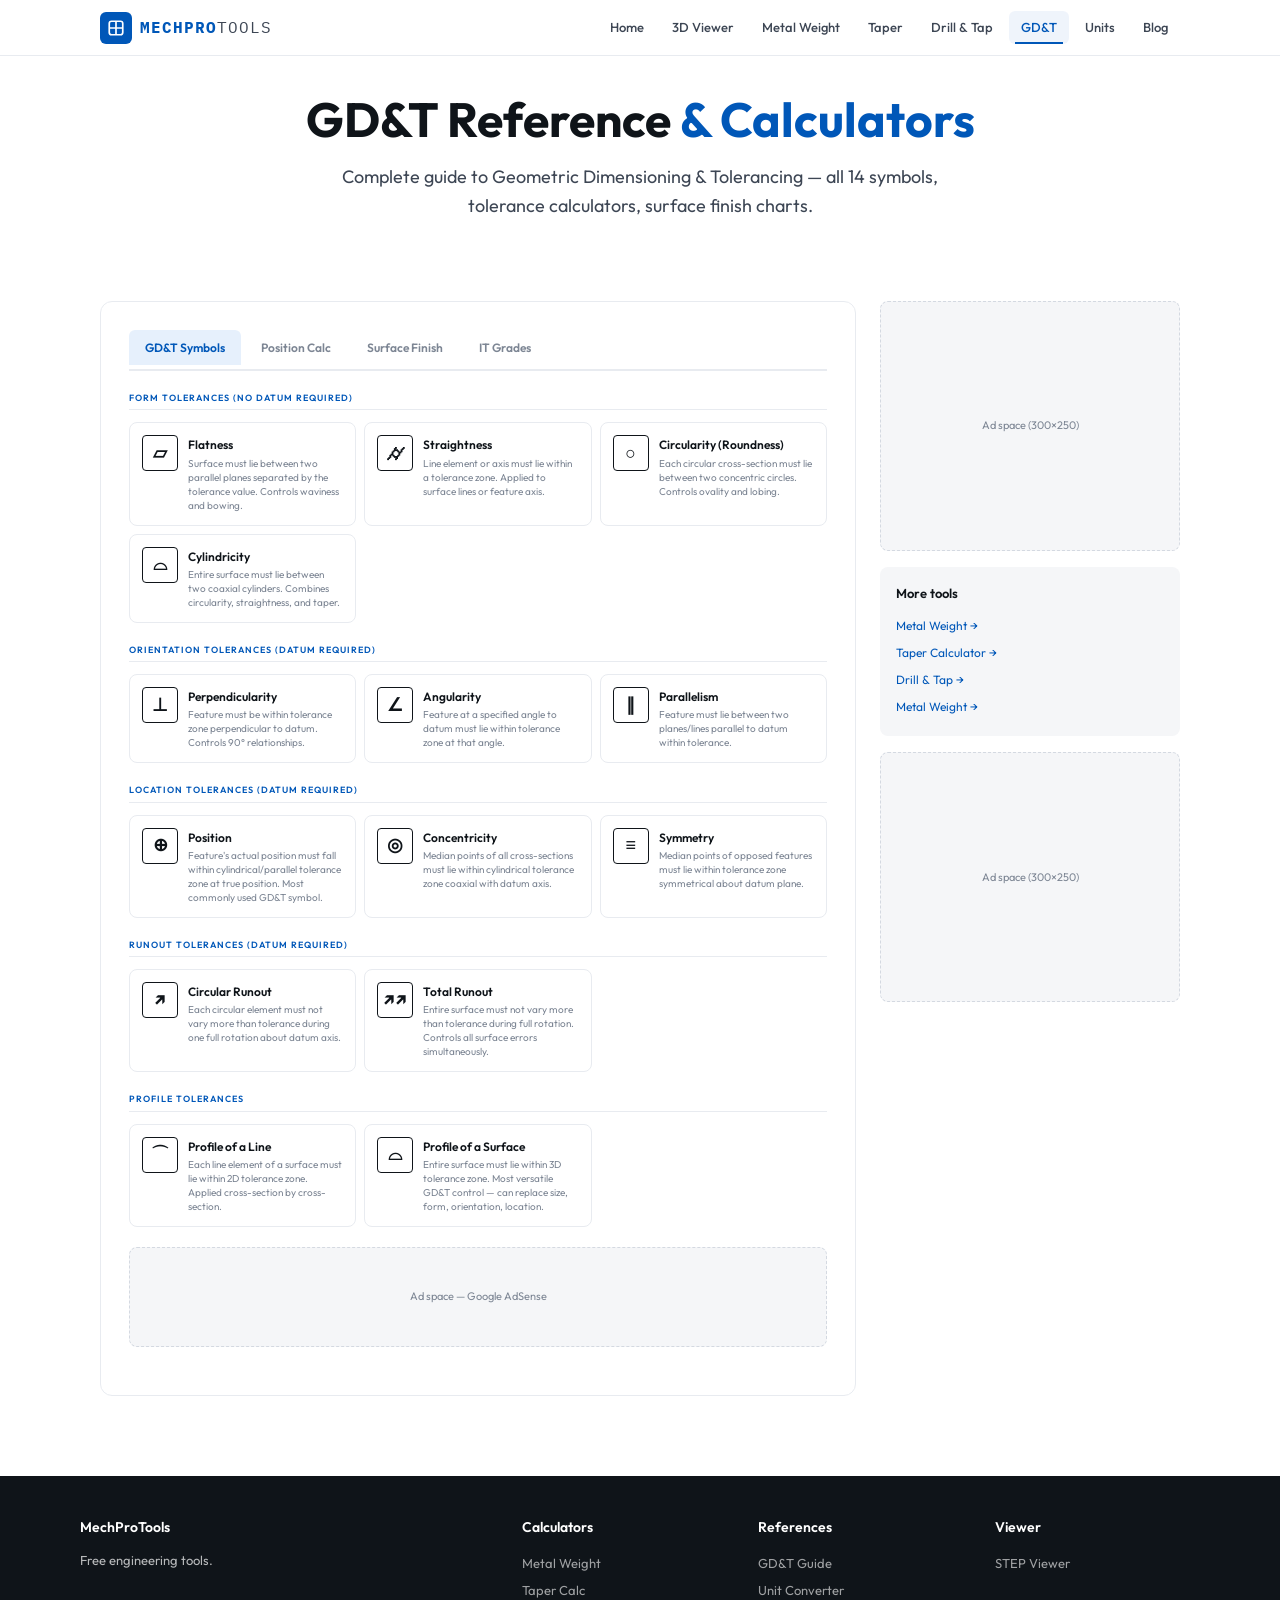
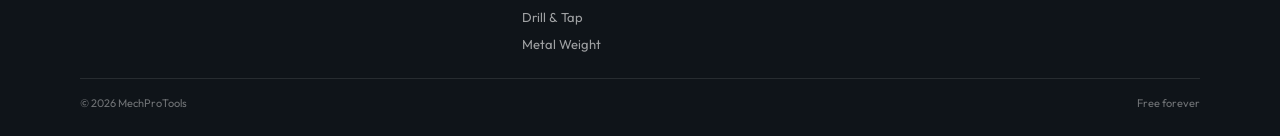
<file: tools/gdt.html>
<!DOCTYPE html>
<html lang="en">
<head>
<meta charset="UTF-8">
<meta name="viewport" content="width=device-width, initial-scale=1.0">
<title>GD&T Reference Guide & Calculators — Tolerances, Surface Finish | MechProTools</title>
<meta name="description" content="Complete GD&T reference: all 14 geometric tolerance symbols explained, true position calculator, surface finish Ra/Rz chart, IT tolerance grades, fit calculator.">
<meta name="keywords" content="GD&T symbols, geometric tolerancing, true position calculator, surface finish chart, Ra Rz conversion, IT tolerance grades, position tolerance, flatness, perpendicularity">
<link rel="canonical" href="https://mechprotools.github.io/tools/gdt.html">
<link rel="stylesheet" href="../shared.css">
<style>
.gdt-grid{display:grid;grid-template-columns:repeat(auto-fill,minmax(200px,1fr));gap:8px;margin:12px 0}
.gdt-card{border:1px solid var(--brd2);border-radius:8px;padding:12px;display:flex;gap:10px;align-items:start;transition:border-color .15s}
.gdt-card:hover{border-color:var(--acc)}
.gdt-sym{width:36px;height:36px;border:1.5px solid var(--tx);border-radius:4px;display:flex;align-items:center;justify-content:center;font-size:18px;flex-shrink:0;font-weight:700}
.gdt-info h4{font-size:12px;font-weight:600;margin-bottom:2px}
.gdt-info p{font-size:10px;color:var(--txd);line-height:1.4}
.gdt-cat{font-size:9px;font-weight:600;text-transform:uppercase;letter-spacing:1px;color:var(--acc);margin:16px 0 6px;padding:4px 0;border-bottom:1px solid var(--brd2)}
.sf-row{display:flex;align-items:center;gap:2px;padding:4px 8px;font-size:11px}
.sf-bar{height:14px;border-radius:2px;transition:width .3s}
.tab-bar{display:flex;gap:4px;margin-bottom:16px;border-bottom:2px solid var(--brd2);padding-bottom:4px}
.tab-item{padding:8px 16px;font-size:12px;font-weight:600;cursor:pointer;color:var(--txd);border-radius:6px 6px 0 0;transition:all .15s}
.tab-item:hover{color:var(--acc)}
.tab-item.on{color:var(--acc);background:var(--acc-lt)}
.tab-panel{display:none}.tab-panel.on{display:block}
</style>
</head>
<body>
<nav class="nav"><div class="nav-inner"><a href="../index.html" class="nav-logo"><div class="nav-logo-icon"><svg viewBox="0 0 16 16" fill="none" stroke="#fff" stroke-width="1.5"><rect x="2" y="2" width="12" height="12" rx="2"/><path d="M2 8h12M8 2v12"/></svg></div><span class="mono">MECHPRO<span style="color:var(--tx2);font-weight:400">TOOLS</span></span></a><div class="nav-links"><a href="../index.html">Home</a><a href="../viewer.html">3D Viewer</a><a href="metal-weight.html">Metal Weight</a><a href="taper-calc.html">Taper</a><a href="drill-tap.html">Drill &amp; Tap</a><a href="gdt.html">GD&amp;T</a><a href="unit-converter.html">Units</a><a href="../blog.html">Blog</a></div><button class="nav-burger" id="navBurger"><svg viewBox="0 0 24 24" fill="none" stroke="currentColor" stroke-width="2"><line x1="3" y1="6" x2="21" y2="6"/><line x1="3" y1="12" x2="21" y2="12"/><line x1="3" y1="18" x2="21" y2="18"/></svg></button></div></nav>
<div class="mobile-menu" id="mobileMenu"><a href="../index.html">Home</a><a href="../viewer.html">3D Viewer</a><a href="metal-weight.html">Metal Weight Calculator</a><a href="taper-calc.html">Taper Angle Calculator</a><a href="drill-tap.html">Drill &amp; Tap Sizes</a><a href="gdt.html">GD&amp;T Reference</a><a href="unit-converter.html">Unit Converter</a><a href="../blog.html">Blog</a><a href="../about.html">About</a></div>

<section class="hero" style="padding:36px 20px 20px"><h1>GD&T Reference <span>& Calculators</span></h1><p>Complete guide to Geometric Dimensioning & Tolerancing — all 14 symbols, tolerance calculators, surface finish charts.</p></section>

<section class="section section-sm">
<div class="calc-layout">
<div class="calc-main">

<div class="tab-bar">
<div class="tab-item on" onclick="showTab('symbols')">GD&T Symbols</div>
<div class="tab-item" onclick="showTab('position')">Position Calc</div>
<div class="tab-item" onclick="showTab('surface')">Surface Finish</div>
<div class="tab-item" onclick="showTab('tolerance')">IT Grades</div>
</div>

<!-- TAB: GD&T SYMBOLS -->
<div class="tab-panel on" id="tab-symbols">
<div class="gdt-cat">Form tolerances (no datum required)</div>
<div class="gdt-grid">
<div class="gdt-card"><div class="gdt-sym">⏥</div><div class="gdt-info"><h4>Flatness</h4><p>Surface must lie between two parallel planes separated by the tolerance value. Controls waviness and bowing.</p></div></div>
<div class="gdt-card"><div class="gdt-sym">⌭</div><div class="gdt-info"><h4>Straightness</h4><p>Line element or axis must lie within a tolerance zone. Applied to surface lines or feature axis.</p></div></div>
<div class="gdt-card"><div class="gdt-sym">○</div><div class="gdt-info"><h4>Circularity (Roundness)</h4><p>Each circular cross-section must lie between two concentric circles. Controls ovality and lobing.</p></div></div>
<div class="gdt-card"><div class="gdt-sym">⌓</div><div class="gdt-info"><h4>Cylindricity</h4><p>Entire surface must lie between two coaxial cylinders. Combines circularity, straightness, and taper.</p></div></div>
</div>

<div class="gdt-cat">Orientation tolerances (datum required)</div>
<div class="gdt-grid">
<div class="gdt-card"><div class="gdt-sym">⊥</div><div class="gdt-info"><h4>Perpendicularity</h4><p>Feature must be within tolerance zone perpendicular to datum. Controls 90° relationships.</p></div></div>
<div class="gdt-card"><div class="gdt-sym">∠</div><div class="gdt-info"><h4>Angularity</h4><p>Feature at a specified angle to datum must lie within tolerance zone at that angle.</p></div></div>
<div class="gdt-card"><div class="gdt-sym">∥</div><div class="gdt-info"><h4>Parallelism</h4><p>Feature must lie between two planes/lines parallel to datum within tolerance.</p></div></div>
</div>

<div class="gdt-cat">Location tolerances (datum required)</div>
<div class="gdt-grid">
<div class="gdt-card"><div class="gdt-sym">⊕</div><div class="gdt-info"><h4>Position</h4><p>Feature's actual position must fall within cylindrical/parallel tolerance zone at true position. Most commonly used GD&T symbol.</p></div></div>
<div class="gdt-card"><div class="gdt-sym">◎</div><div class="gdt-info"><h4>Concentricity</h4><p>Median points of all cross-sections must lie within cylindrical tolerance zone coaxial with datum axis.</p></div></div>
<div class="gdt-card"><div class="gdt-sym">≡</div><div class="gdt-info"><h4>Symmetry</h4><p>Median points of opposed features must lie within tolerance zone symmetrical about datum plane.</p></div></div>
</div>

<div class="gdt-cat">Runout tolerances (datum required)</div>
<div class="gdt-grid">
<div class="gdt-card"><div class="gdt-sym">↗</div><div class="gdt-info"><h4>Circular Runout</h4><p>Each circular element must not vary more than tolerance during one full rotation about datum axis.</p></div></div>
<div class="gdt-card"><div class="gdt-sym">↗↗</div><div class="gdt-info"><h4>Total Runout</h4><p>Entire surface must not vary more than tolerance during full rotation. Controls all surface errors simultaneously.</p></div></div>
</div>

<div class="gdt-cat">Profile tolerances</div>
<div class="gdt-grid">
<div class="gdt-card"><div class="gdt-sym">⌒</div><div class="gdt-info"><h4>Profile of a Line</h4><p>Each line element of a surface must lie within 2D tolerance zone. Applied cross-section by cross-section.</p></div></div>
<div class="gdt-card"><div class="gdt-sym">⌓</div><div class="gdt-info"><h4>Profile of a Surface</h4><p>Entire surface must lie within 3D tolerance zone. Most versatile GD&T control — can replace size, form, orientation, location.</p></div></div>
</div>
</div>

<!-- TAB: TRUE POSITION CALCULATOR -->
<div class="tab-panel" id="tab-position">
<h3 style="font-size:16px;font-weight:600;margin-bottom:12px">True position calculator</h3>
<p style="font-size:12px;color:var(--tx2);margin-bottom:16px">Calculate actual position deviation from nominal. Formula: TP = 2 × √(ΔX² + ΔY²)</p>

<div class="calc-row">
<div class="calc-field"><label>Nominal X</label><input type="number" id="nomX" value="50" inputmode="decimal"></div>
<div class="calc-field"><label>Nominal Y</label><input type="number" id="nomY" value="25" inputmode="decimal"></div>
</div>
<div class="calc-row">
<div class="calc-field"><label>Actual X</label><input type="number" id="actX" value="50.08" inputmode="decimal"></div>
<div class="calc-field"><label>Actual Y</label><input type="number" id="actY" value="25.05" inputmode="decimal"></div>
</div>
<div class="calc-row">
<div class="calc-field"><label>Position Tolerance (dia)</label><input type="number" id="posTol" value="0.25" inputmode="decimal"></div>
<div class="calc-field"><label>MMC Bonus (optional)</label><input type="number" id="mmcBonus" value="0" inputmode="decimal"></div>
</div>
<button class="calc-btn" onclick="calcPosition()" style="width:100%;margin-top:8px">Calculate Position</button>
<div class="calc-result" id="posResult" style="display:none;margin-top:12px">
<div class="label" id="posLabel">True position</div>
<div class="value" id="posVal">—</div>
<div class="sub" id="posSub">—</div>
</div>
<table class="data-table" id="posTable" style="display:none"><thead><tr><th>Parameter</th><th>Value</th></tr></thead><tbody id="posTBody"></tbody></table>

<h3 style="font-size:14px;font-weight:600;margin-top:20px">Bonus tolerance with MMC</h3>
<p style="font-size:12px;color:var(--tx2);line-height:1.6">When position tolerance is applied at MMC (Maximum Material Condition), bonus tolerance equals the departure from MMC. If a hole's MMC is ⌀10.0 and actual size is ⌀10.15, bonus = 0.15. Total allowed position tolerance = stated tolerance + bonus.</p>
</div>

<!-- TAB: SURFACE FINISH -->
<div class="tab-panel" id="tab-surface">
<h3 style="font-size:16px;font-weight:600;margin-bottom:12px">Surface finish reference chart</h3>
<p style="font-size:12px;color:var(--tx2);margin-bottom:12px">Ra (arithmetic average roughness) values with typical manufacturing processes.</p>

<table class="data-table">
<thead><tr><th>Ra (μm)</th><th>Ra (μin)</th><th>N Grade</th><th>Rz approx (μm)</th><th>Typical Process</th></tr></thead>
<tbody>
<tr><td>50</td><td>2000</td><td>N12</td><td>200</td><td>Rough sawing, flame cutting</td></tr>
<tr><td>25</td><td>1000</td><td>N11</td><td>100</td><td>Rough turning, milling</td></tr>
<tr><td>12.5</td><td>500</td><td>N10</td><td>50</td><td>Rough machining</td></tr>
<tr><td>6.3</td><td>250</td><td>N9</td><td>25</td><td>Medium turning, milling</td></tr>
<tr><td>3.2</td><td>125</td><td>N8</td><td>12.5</td><td>Normal machining, finish turning</td></tr>
<tr><td>1.6</td><td>63</td><td>N7</td><td>6.3</td><td>Fine turning, grinding</td></tr>
<tr><td>0.8</td><td>32</td><td>N6</td><td>3.2</td><td>Fine grinding, honing</td></tr>
<tr><td>0.4</td><td>16</td><td>N5</td><td>1.6</td><td>Superfinishing, lapping</td></tr>
<tr><td>0.2</td><td>8</td><td>N4</td><td>0.8</td><td>Polishing, lapping</td></tr>
<tr><td>0.1</td><td>4</td><td>N3</td><td>0.4</td><td>Mirror polishing</td></tr>
<tr><td>0.05</td><td>2</td><td>N2</td><td>0.2</td><td>Superpolishing</td></tr>
<tr><td>0.025</td><td>1</td><td>N1</td><td>0.1</td><td>Optical finishing</td></tr>
</tbody>
</table>

<h3 style="font-size:14px;font-weight:600;margin-top:20px">Ra to Rz conversion</h3>
<div class="calc-row" style="margin-top:8px">
<div class="calc-field"><label>Ra (μm)</label><input type="number" id="raIn" value="3.2" inputmode="decimal" onchange="convRaRz()"></div>
<div class="calc-field"><label>Rz (approx μm)</label><input type="number" id="rzOut" value="" readonly style="background:var(--bg2)"></div>
</div>
<p style="font-size:10px;color:var(--txd);margin-top:4px">Approximate: Rz ≈ 4×Ra (general machining) to 7×Ra (ground surfaces)</p>

<h3 style="font-size:14px;font-weight:600;margin-top:16px">Surface finish symbols</h3>
<table class="data-table">
<thead><tr><th>Symbol</th><th>Meaning</th></tr></thead>
<tbody>
<tr><td style="font-size:18px">√</td><td>Basic surface texture symbol — machining required</td></tr>
<tr><td style="font-size:18px">√̄</td><td>Material removal required (must be machined)</td></tr>
<tr><td style="font-size:18px">√○</td><td>Material removal prohibited (as-cast, as-forged)</td></tr>
</tbody>
</table>
</div>

<!-- TAB: IT TOLERANCE GRADES -->
<div class="tab-panel" id="tab-tolerance">
<h3 style="font-size:16px;font-weight:600;margin-bottom:12px">ISO tolerance grades (IT)</h3>
<p style="font-size:12px;color:var(--tx2);margin-bottom:12px">Tolerance values in mm for standard IT grades per ISO 286. Select a nominal size range to see values.</p>

<div class="calc-row">
<div class="calc-field"><label>Nominal size range (mm)</label>
<select id="itSize" onchange="showIT()">
<option value="0">Over 0 to 3</option><option value="1" selected>Over 3 to 6</option><option value="2">Over 6 to 10</option><option value="3">Over 10 to 18</option><option value="4">Over 18 to 30</option><option value="5">Over 30 to 50</option><option value="6">Over 50 to 80</option><option value="7">Over 80 to 120</option><option value="8">Over 120 to 180</option><option value="9">Over 180 to 250</option><option value="10">Over 250 to 315</option><option value="11">Over 315 to 400</option>
</select></div>
</div>
<table class="data-table"><thead><tr><th>IT Grade</th><th>Tolerance (mm)</th><th>Tolerance (μm)</th><th>Typical Use</th></tr></thead>
<tbody id="itTable"></tbody>
</table>

<h3 style="font-size:14px;font-weight:600;margin-top:20px">Common fit types</h3>
<table class="data-table">
<thead><tr><th>Fit Type</th><th>Hole</th><th>Shaft</th><th>Application</th></tr></thead>
<tbody>
<tr><td>Clearance (loose)</td><td>H11</td><td>c11</td><td>Covers, loose bushings</td></tr>
<tr><td>Clearance (free)</td><td>H9</td><td>d9</td><td>Bearings, journals</td></tr>
<tr><td>Clearance (close)</td><td>H8</td><td>f7</td><td>Sliding fits, spigots</td></tr>
<tr><td>Transition (sliding)</td><td>H7</td><td>g6</td><td>Location fits, pistons</td></tr>
<tr><td>Transition</td><td>H7</td><td>k6</td><td>Keyed shafts, pulleys</td></tr>
<tr><td>Interference (light)</td><td>H7</td><td>p6</td><td>Press fit, dowel pins</td></tr>
<tr><td>Interference (heavy)</td><td>H7</td><td>s6</td><td>Permanent assembly</td></tr>
</tbody>
</table>
</div>

<div class="ad-inline">Ad space — Google AdSense</div>
</div>
<div class="calc-sidebar"><div class="ad-sidebar">Ad space (300×250)</div><div style="background:var(--bg2);border-radius:8px;padding:16px"><h4 style="font-size:13px;font-weight:600;margin-bottom:8px">More tools</h4><a href="metal-weight.html" style="display:block;font-size:12px;padding:4px 0">Metal Weight →</a><a href="taper-calc.html" style="display:block;font-size:12px;padding:4px 0">Taper Calculator →</a><a href="drill-tap.html" style="display:block;font-size:12px;padding:4px 0">Drill & Tap →</a><a href="pipe-weight.html" style="display:block;font-size:12px;padding:4px 0">Metal Weight →</a></div><div class="ad-sidebar">Ad space (300×250)</div></div>
</div>
</section>

<footer class="footer"><div class="footer-inner"><div><h4>MechProTools</h4><p>Free engineering tools.</p></div><div><h4>Calculators</h4><a href="metal-weight.html">Metal Weight</a><a href="taper-calc.html">Taper Calc</a><a href="drill-tap.html">Drill & Tap</a><a href="metal-weight.html">Metal Weight</a></div><div><h4>References</h4><a href="gdt.html">GD&T Guide</a><a href="unit-converter.html">Unit Converter</a></div><div><h4>Viewer</h4><a href="../viewer.html">STEP Viewer</a></div></div><div class="footer-bottom"><span>© 2026 MechProTools</span><span>Free forever</span></div></footer>

<script src="../shared.js"></script>
<script>
function showTab(name){document.querySelectorAll('.tab-item').forEach((t,i)=>t.classList.toggle('on',t.textContent.toLowerCase().includes(name.substring(0,4))));document.querySelectorAll('.tab-panel').forEach(p=>p.classList.toggle('on',p.id==='tab-'+name));}

// Position calculator
function calcPosition(){
  const nx=+document.getElementById('nomX').value,ny=+document.getElementById('nomY').value;
  const ax=+document.getElementById('actX').value,ay=+document.getElementById('actY').value;
  const tol=+document.getElementById('posTol').value,bonus=+document.getElementById('mmcBonus').value;
  const dx=ax-nx,dy=ay-ny;const dev=Math.sqrt(dx*dx+dy*dy);const tp=2*dev;const totalTol=tol+bonus;
  const pass=tp<=totalTol;
  document.getElementById('posResult').style.display='block';
  document.getElementById('posTable').style.display='table';
  document.getElementById('posVal').textContent=`⌀${tp.toFixed(4)} — ${pass?'PASS ✓':'FAIL ✗'}`;
  document.getElementById('posVal').style.color=pass?'var(--ok)':'var(--err)';
  document.getElementById('posLabel').textContent='True position (diametral)';
  document.getElementById('posSub').textContent=`Allowed: ⌀${totalTol.toFixed(4)}${bonus>0?' (incl. bonus '+bonus.toFixed(4)+')':''} · Deviation: ${dev.toFixed(4)}`;
  document.getElementById('posTBody').innerHTML=`
    <tr><td>ΔX</td><td class="mono">${dx.toFixed(4)}</td></tr>
    <tr><td>ΔY</td><td class="mono">${dy.toFixed(4)}</td></tr>
    <tr><td>Radial deviation</td><td class="mono">${dev.toFixed(4)}</td></tr>
    <tr><td style="font-weight:600">True position (⌀)</td><td class="mono" style="font-weight:600">${tp.toFixed(4)}</td></tr>
    <tr><td>Stated tolerance</td><td class="mono">⌀${tol.toFixed(4)}</td></tr>
    ${bonus>0?`<tr><td>MMC bonus</td><td class="mono">${bonus.toFixed(4)}</td></tr>`:''}
    <tr><td>Total allowed</td><td class="mono">⌀${totalTol.toFixed(4)}</td></tr>
    <tr><td style="font-weight:600">Result</td><td class="mono" style="font-weight:600;color:${pass?'var(--ok)':'var(--err)'}">${pass?'PASS':'FAIL'} — ${pass?'Within':'Exceeds'} tolerance by ${Math.abs(totalTol-tp).toFixed(4)}</td></tr>`;
}

// Surface finish conversion
function convRaRz(){const ra=+document.getElementById('raIn').value;document.getElementById('rzOut').value=(ra*4).toFixed(2);}
convRaRz();

// IT Grades
const IT_DATA=[
// [IT1,IT2,IT3,IT4,IT5,IT6,IT7,IT8,IT9,IT10,IT11,IT12,IT13,IT14,IT15,IT16]
[0.8,1.2,2,3,4,6,10,14,25,40,60,100,140,250,400,600],// 0-3
[1,1.5,2.5,4,5,8,12,18,30,48,75,120,180,300,480,750],// 3-6
[1,1.5,2.5,4,6,9,15,22,36,58,90,150,220,360,580,900],// 6-10
[1.2,2,3,5,8,11,18,27,43,70,110,180,270,430,700,1100],// 10-18
[1.5,2.5,4,6,9,13,21,33,52,84,130,210,330,520,840,1300],// 18-30
[1.5,2.5,4,7,11,16,25,39,62,100,160,250,390,620,1000,1600],// 30-50
[2,3,5,8,13,19,30,46,74,120,190,300,460,740,1200,1900],// 50-80
[2.5,4,6,10,15,22,35,54,87,140,220,350,540,870,1400,2200],// 80-120
[3.5,5,8,12,18,25,40,63,100,160,250,400,630,1000,1600,2500],// 120-180
[4.5,7,10,14,20,29,46,72,115,185,290,460,720,1150,1850,2900],// 180-250
[6,8,12,16,23,32,52,81,130,210,320,520,810,1300,2100,3200],// 250-315
[7,9,13,18,25,36,57,89,140,230,360,570,890,1400,2300,3600],// 315-400
];
const IT_LABELS=['IT1','IT2','IT3','IT4','IT5','IT6','IT7','IT8','IT9','IT10','IT11','IT12','IT13','IT14','IT15','IT16'];
const IT_USE=['Gauge blocks','Gauges','Gauges','Close gauges','Precision machining','Fine machining','Machining (H7/g6)','General machining','Loose machining','Casting/forging','Drawing/stamping','Sand casting','Rough casting','Raw material','Raw stock','As-received'];

function showIT(){
  const idx=+document.getElementById('itSize').value;const data=IT_DATA[idx];
  document.getElementById('itTable').innerHTML=data.map((v,i)=>`<tr><td class="mono" style="font-weight:600">${IT_LABELS[i]}</td><td class="mono">${v<1000?(v/1000).toFixed(3):v/1000} mm</td><td class="mono">${v} μm</td><td style="font-size:10px;color:var(--txd)">${IT_USE[i]}</td></tr>`).join('');
}
showIT();
</script>
</body>
</html>
</file>
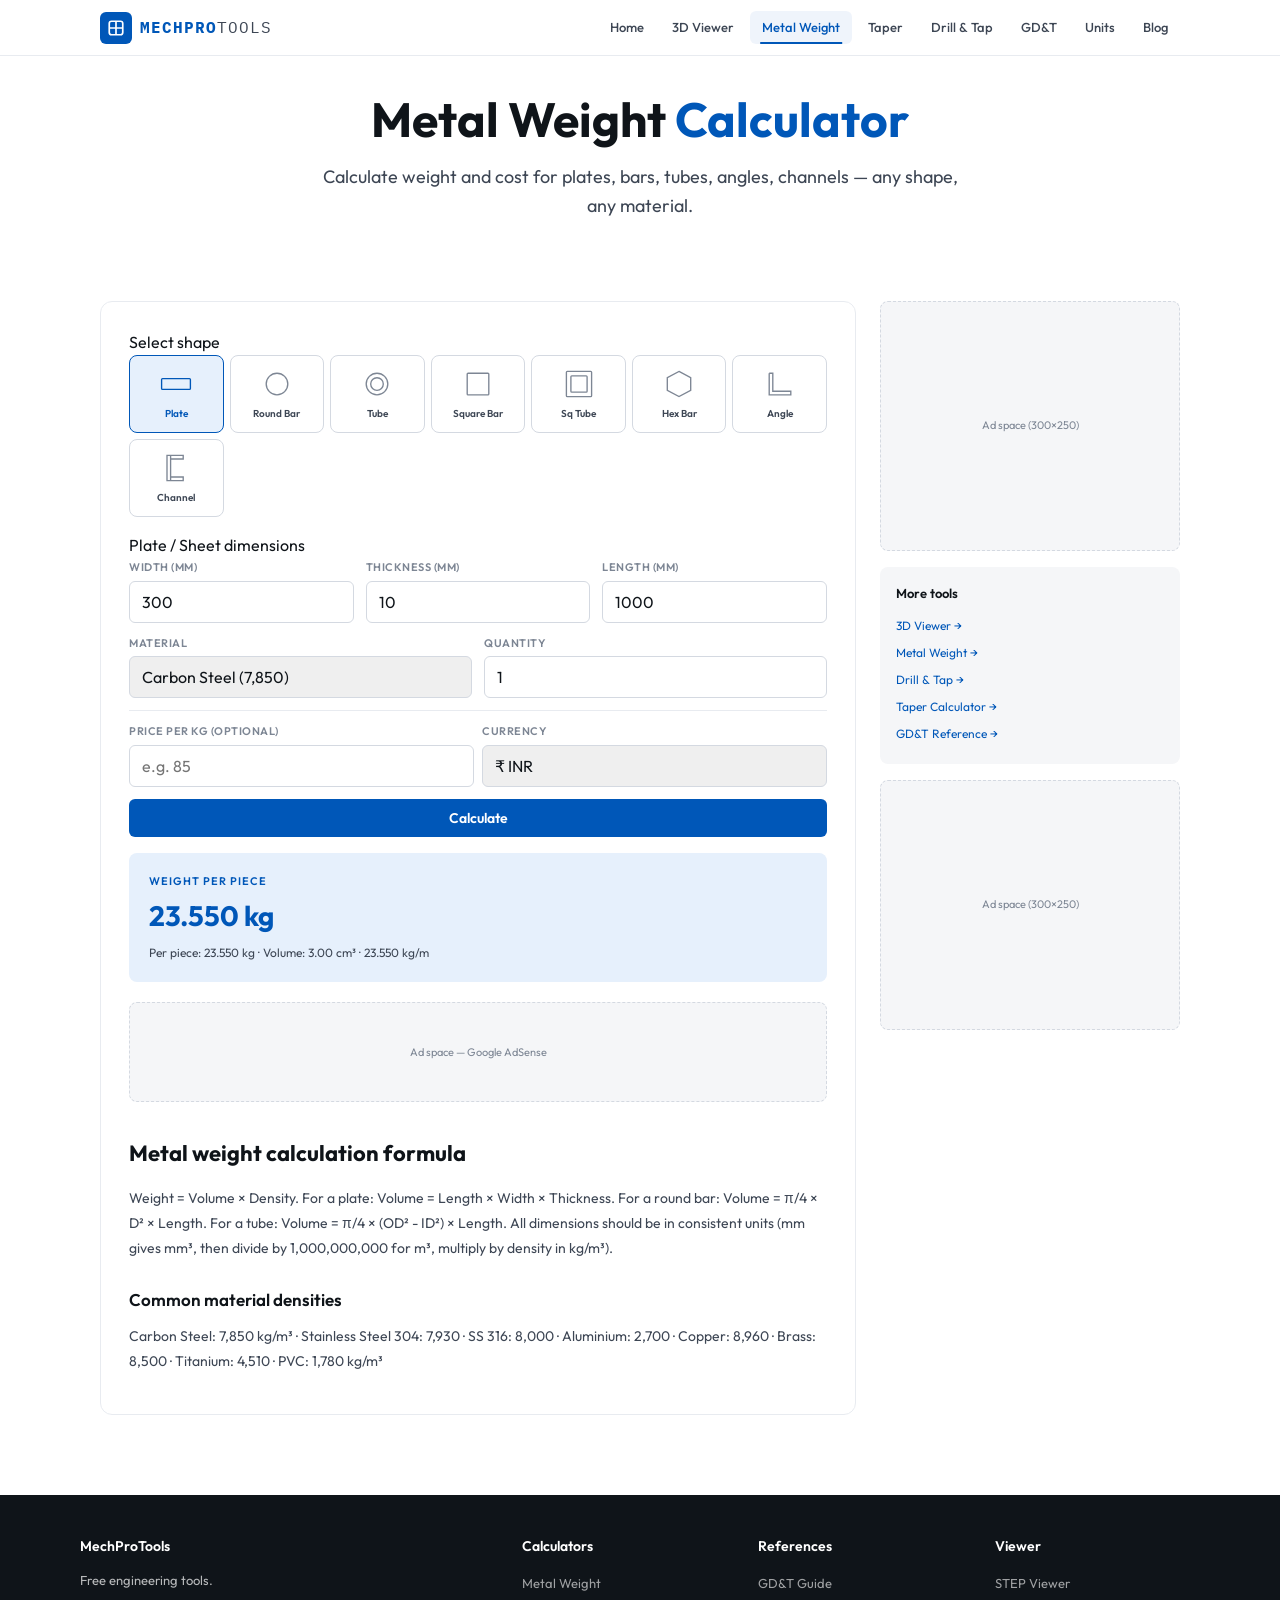
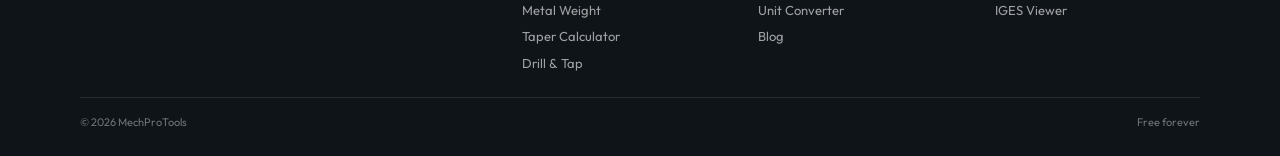
<file: tools/metal-weight.html>
<!DOCTYPE html>
<html lang="en">
<head>
<meta charset="UTF-8">
<meta name="viewport" content="width=device-width, initial-scale=1.0">
<title>Metal Weight Calculator — All Shapes & Materials | MechProTools</title>
<meta name="description" content="Calculate metal weight for plate, round bar, tube, pipe, angle, channel, hex bar, square bar. Carbon steel, stainless steel, aluminium, copper, brass, titanium. Multi-currency pricing.">
<meta name="keywords" content="metal weight calculator, steel weight calculator, plate weight, round bar weight, tube weight, material cost calculator, kg per meter">
<link rel="canonical" href="https://mechprotools.github.io/tools/metal-weight.html">
<link rel="stylesheet" href="../shared.css">
<style>
.shape-grid{display:grid;grid-template-columns:repeat(auto-fill,minmax(90px,1fr));gap:6px;margin-bottom:16px}
.shape-btn{padding:10px 6px;border:1px solid var(--brd);border-radius:8px;background:var(--bg);cursor:pointer;text-align:center;transition:all .15s;font-size:10px;font-weight:600;color:var(--tx2)}
.shape-btn:hover{border-color:var(--acc);color:var(--acc)}
.shape-btn.on{border-color:var(--acc);background:var(--acc-lt);color:var(--acc)}
.shape-btn svg{display:block;margin:0 auto 4px;width:36px;height:36px;color:var(--txd)}
.shape-btn.on svg{color:var(--acc)}
.price-row{display:flex;gap:8px;align-items:end;margin-top:12px;padding-top:12px;border-top:1px solid var(--brd2)}
</style>
</head>
<body>
<nav class="nav"><div class="nav-inner"><a href="../index.html" class="nav-logo"><div class="nav-logo-icon"><svg viewBox="0 0 16 16" fill="none" stroke="#fff" stroke-width="1.5"><rect x="2" y="2" width="12" height="12" rx="2"/><path d="M2 8h12M8 2v12"/></svg></div><span class="mono">MECHPRO<span style="color:var(--tx2);font-weight:400">TOOLS</span></span></a><div class="nav-links"><a href="../index.html">Home</a><a href="../viewer.html">3D Viewer</a><a href="metal-weight.html">Metal Weight</a><a href="taper-calc.html">Taper</a><a href="drill-tap.html">Drill &amp; Tap</a><a href="gdt.html">GD&amp;T</a><a href="unit-converter.html">Units</a><a href="../blog.html">Blog</a></div><button class="nav-burger" id="navBurger"><svg viewBox="0 0 24 24" fill="none" stroke="currentColor" stroke-width="2"><line x1="3" y1="6" x2="21" y2="6"/><line x1="3" y1="12" x2="21" y2="12"/><line x1="3" y1="18" x2="21" y2="18"/></svg></button></div></nav>
<div class="mobile-menu" id="mobileMenu"><a href="../index.html">Home</a><a href="../viewer.html">3D Viewer</a><a href="metal-weight.html">Metal Weight Calculator</a><a href="taper-calc.html">Taper Angle Calculator</a><a href="drill-tap.html">Drill &amp; Tap Sizes</a><a href="gdt.html">GD&amp;T Reference</a><a href="unit-converter.html">Unit Converter</a><a href="../blog.html">Blog</a><a href="../about.html">About</a></div>

<section class="hero" style="padding:36px 20px 20px"><h1>Metal Weight <span>Calculator</span></h1><p>Calculate weight and cost for plates, bars, tubes, angles, channels — any shape, any material.</p></section>

<section class="section section-sm">
<div class="calc-layout">
<div class="calc-main">

<div class="pt">Select shape</div>
<div class="shape-grid">
<div class="shape-btn on" data-shape="plate" onclick="setShape('plate')"><svg viewBox="0 0 40 40" fill="none" stroke="currentColor" stroke-width="1.5"><rect x="4" y="14" width="32" height="12" rx="1"/></svg>Plate</div>
<div class="shape-btn" data-shape="roundbar" onclick="setShape('roundbar')"><svg viewBox="0 0 40 40" fill="none" stroke="currentColor" stroke-width="1.5"><circle cx="20" cy="20" r="12"/></svg>Round Bar</div>
<div class="shape-btn" data-shape="tube" onclick="setShape('tube')"><svg viewBox="0 0 40 40" fill="none" stroke="currentColor" stroke-width="1.5"><circle cx="20" cy="20" r="12"/><circle cx="20" cy="20" r="7"/></svg>Tube</div>
<div class="shape-btn" data-shape="squarebar" onclick="setShape('squarebar')"><svg viewBox="0 0 40 40" fill="none" stroke="currentColor" stroke-width="1.5"><rect x="8" y="8" width="24" height="24" rx="1"/></svg>Square Bar</div>
<div class="shape-btn" data-shape="sqtube" onclick="setShape('sqtube')"><svg viewBox="0 0 40 40" fill="none" stroke="currentColor" stroke-width="1.5"><rect x="6" y="6" width="28" height="28" rx="1"/><rect x="11" y="11" width="18" height="18" rx="1"/></svg>Sq Tube</div>
<div class="shape-btn" data-shape="hexbar" onclick="setShape('hexbar')"><svg viewBox="0 0 40 40" fill="none" stroke="currentColor" stroke-width="1.5"><polygon points="20,6 33,13 33,27 20,34 7,27 7,13"/></svg>Hex Bar</div>
<div class="shape-btn" data-shape="angle" onclick="setShape('angle')"><svg viewBox="0 0 40 40" fill="none" stroke="currentColor" stroke-width="1.5"><path d="M8 8v24h24M8 8h4v20h20v4H8"/></svg>Angle</div>
<div class="shape-btn" data-shape="channel" onclick="setShape('channel')"><svg viewBox="0 0 40 40" fill="none" stroke="currentColor" stroke-width="1.5"><path d="M10 6h4v28h-4zM14 6h14v4H14zM14 30h14v4H14z"/></svg>Channel</div>
</div>

<div id="dimFields"></div>

<div class="calc-row">
<div class="calc-field"><label>Material</label>
<select id="mat" onchange="calc()">
<option value="7850">Carbon Steel (7,850)</option><option value="7930">SS 304 (7,930)</option><option value="8000">SS 316 (8,000)</option><option value="7874">Cast Iron (7,874)</option><option value="2700">Aluminium 6061 (2,700)</option><option value="2810">Al 7075 (2,810)</option><option value="8960">Copper (8,960)</option><option value="8500">Brass (8,500)</option><option value="8900">Bronze (8,900)</option><option value="4510">Titanium (4,510)</option><option value="7140">Zinc (7,140)</option><option value="11340">Lead (11,340)</option><option value="1780">PVC (1,780)</option><option value="1050">ABS (1,050)</option><option value="0">Custom…</option>
</select></div>
<div class="calc-field" id="customDensField" style="display:none"><label>Density (kg/m³)</label><input type="number" id="customDens" value="7850" inputmode="decimal" onchange="calc()"></div>
<div class="calc-field"><label>Quantity</label><input type="number" id="qty" value="1" min="1" onchange="calc()"></div>
</div>

<div class="price-row">
<div class="calc-field"><label>Price per kg (optional)</label><input type="number" id="priceKg" placeholder="e.g. 85" inputmode="decimal" onchange="calc()"></div>
<div class="calc-field"><label>Currency</label>
<select id="currency" onchange="calc()">
<option value="₹">₹ INR</option><option value="$">$ USD</option><option value="€">€ EUR</option><option value="£">£ GBP</option><option value="¥">¥ CNY</option><option value="د.إ">AED</option><option value="RM">RM MYR</option><option value="฿">฿ THB</option><option value="R">R ZAR</option>
</select></div>
</div>

<button class="calc-btn" onclick="calc()" style="width:100%;margin-top:12px">Calculate</button>

<div class="calc-result" id="result" style="display:none">
<div class="label" id="resLabel">Weight per piece</div>
<div class="value" id="resVal">—</div>
<div class="sub" id="resSub">—</div>
</div>
<div class="calc-result" id="costResult" style="display:none;margin-top:8px;background:#fff8ee">
<div class="label" style="color:#c77600">Estimated cost</div>
<div class="value" style="color:#c77600" id="costVal">—</div>
<div class="sub" id="costSub">—</div>
</div>

<div class="ad-inline">Ad space — Google AdSense</div>

<div class="seo-text" style="max-width:100%;margin-top:16px">
<h2>Metal weight calculation formula</h2>
<p>Weight = Volume × Density. For a plate: Volume = Length × Width × Thickness. For a round bar: Volume = π/4 × D² × Length. For a tube: Volume = π/4 × (OD² - ID²) × Length. All dimensions should be in consistent units (mm gives mm³, then divide by 1,000,000,000 for m³, multiply by density in kg/m³).</p>
<h3>Common material densities</h3>
<p>Carbon Steel: 7,850 kg/m³ · Stainless Steel 304: 7,930 · SS 316: 8,000 · Aluminium: 2,700 · Copper: 8,960 · Brass: 8,500 · Titanium: 4,510 · PVC: 1,780 kg/m³</p>
</div>
</div>
<div class="calc-sidebar"><div class="ad-sidebar">Ad space (300×250)</div><div style="background:var(--bg2);border-radius:8px;padding:16px"><h4 style="font-size:13px;font-weight:600;margin-bottom:8px">More tools</h4><a href="../viewer.html" style="display:block;font-size:12px;padding:4px 0">3D Viewer →</a><a href="pipe-weight.html" style="display:block;font-size:12px;padding:4px 0">Metal Weight →</a><a href="drill-tap.html" style="display:block;font-size:12px;padding:4px 0">Drill & Tap →</a><a href="taper-calc.html" style="display:block;font-size:12px;padding:4px 0">Taper Calculator →</a><a href="gdt.html" style="display:block;font-size:12px;padding:4px 0">GD&T Reference →</a></div><div class="ad-sidebar">Ad space (300×250)</div></div>
</div>
</section>

<footer class="footer"><div class="footer-inner"><div><h4>MechProTools</h4><p>Free engineering tools.</p></div><div><h4>Calculators</h4><a href="metal-weight.html">Metal Weight</a><a href="metal-weight.html">Metal Weight</a><a href="taper-calc.html">Taper Calculator</a><a href="drill-tap.html">Drill & Tap</a></div><div><h4>References</h4><a href="gdt.html">GD&T Guide</a><a href="unit-converter.html">Unit Converter</a><a href="../blog.html">Blog</a></div><div><h4>Viewer</h4><a href="../viewer.html">STEP Viewer</a><a href="../viewer.html">IGES Viewer</a></div></div><div class="footer-bottom"><span>© 2026 MechProTools</span><span>Free forever</span></div></footer>

<script src="../shared.js"></script>
<script>
const SHAPES={
  plate:{label:'Plate / Sheet',fields:[{id:'pw',label:'Width (mm)',val:300},{id:'ph',label:'Thickness (mm)',val:10},{id:'pl',label:'Length (mm)',val:1000}],vol:(v)=>v.pw*v.ph*v.pl},
  roundbar:{label:'Round Bar',fields:[{id:'rd',label:'Diameter (mm)',val:50},{id:'rl',label:'Length (mm)',val:1000}],vol:(v)=>Math.PI/4*v.rd*v.rd*v.rl},
  tube:{label:'Round Tube / Pipe',fields:[{id:'tod',label:'OD (mm)',val:60},{id:'twt',label:'Wall Thickness (mm)',val:5},{id:'tl',label:'Length (mm)',val:1000}],vol:(v)=>{const id=v.tod-2*v.twt;return Math.PI/4*(v.tod*v.tod-id*id)*v.tl}},
  squarebar:{label:'Square Bar',fields:[{id:'ss',label:'Side (mm)',val:40},{id:'sl',label:'Length (mm)',val:1000}],vol:(v)=>v.ss*v.ss*v.sl},
  sqtube:{label:'Square Tube',fields:[{id:'sts',label:'Side (mm)',val:50},{id:'stwt',label:'Wall Thickness (mm)',val:3},{id:'stl',label:'Length (mm)',val:1000}],vol:(v)=>{const inner=v.sts-2*v.stwt;return(v.sts*v.sts-inner*inner)*v.stl}},
  hexbar:{label:'Hex Bar',fields:[{id:'haf',label:'Across Flats (mm)',val:30},{id:'hl',label:'Length (mm)',val:1000}],vol:(v)=>2*Math.sqrt(3)*(v.haf/2)*(v.haf/2)*v.hl*0.5},
  angle:{label:'Angle (L-section)',fields:[{id:'aa',label:'Leg A (mm)',val:50},{id:'ab',label:'Leg B (mm)',val:50},{id:'at',label:'Thickness (mm)',val:5},{id:'al',label:'Length (mm)',val:1000}],vol:(v)=>(v.aa*v.at+v.ab*v.at-v.at*v.at)*v.al},
  channel:{label:'Channel (C/U)',fields:[{id:'ch',label:'Height (mm)',val:100},{id:'cw',label:'Flange Width (mm)',val:50},{id:'ct',label:'Thickness (mm)',val:6},{id:'cl',label:'Length (mm)',val:1000}],vol:(v)=>(v.ch*v.ct+2*v.cw*v.ct-2*v.ct*v.ct)*v.cl}
};
let curShape='plate';

function setShape(s){
  curShape=s;
  document.querySelectorAll('.shape-btn').forEach(b=>b.classList.toggle('on',b.dataset.shape===s));
  buildFields();calc();
}

function buildFields(){
  const sh=SHAPES[curShape];const con=document.getElementById('dimFields');
  con.innerHTML=`<div class="pt">${sh.label} dimensions</div><div class="calc-row">${sh.fields.map(f=>`<div class="calc-field"><label>${f.label}</label><input type="number" id="${f.id}" value="${f.val}" inputmode="decimal" onchange="calc()"></div>`).join('')}</div>`;
}

function calc(){
  const sh=SHAPES[curShape];const vals={};
  sh.fields.forEach(f=>{vals[f.id]=parseFloat(document.getElementById(f.id).value)||0;});
  let dens=+document.getElementById('mat').value;
  document.getElementById('customDensField').style.display=dens===0?'block':'none';
  if(dens===0)dens=+document.getElementById('customDens').value||7850;
  const qty=+document.getElementById('qty').value||1;
  const volMM3=sh.vol(vals);
  const volM3=volMM3/1e9;
  const weightKg=volM3*dens;
  const totalWeight=weightKg*qty;

  document.getElementById('result').style.display='block';
  document.getElementById('resLabel').textContent=qty>1?`Weight (${qty} pieces)`:'Weight per piece';

  if(totalWeight<1)document.getElementById('resVal').textContent=(totalWeight*1000).toFixed(2)+' g';
  else if(totalWeight<1000)document.getElementById('resVal').textContent=totalWeight.toFixed(3)+' kg';
  else document.getElementById('resVal').textContent=(totalWeight/1000).toFixed(3)+' tonnes';

  const wPerM=weightKg/(sh.fields.find(f=>f.id.endsWith('l'))?(vals[sh.fields.find(f=>f.id.endsWith('l')).id]/1000):1);
  document.getElementById('resSub').textContent=`Per piece: ${weightKg.toFixed(3)} kg · Volume: ${volMM3<1e6?volMM3.toFixed(0)+' mm³':(volMM3/1e6).toFixed(2)+' cm³'} · ${wPerM.toFixed(3)} kg/m`;

  const price=parseFloat(document.getElementById('priceKg').value);
  const cur=document.getElementById('currency').value;
  if(price>0){
    document.getElementById('costResult').style.display='block';
    const cost=totalWeight*price;
    document.getElementById('costVal').textContent=cur+' '+cost.toFixed(2);
    document.getElementById('costSub').textContent=`${cur} ${price}/kg × ${totalWeight.toFixed(3)} kg`+(qty>1?` (${qty} pcs)`:'');
  }else{
    document.getElementById('costResult').style.display='none';
  }
}

buildFields();calc();
document.getElementById('mat').addEventListener('change',calc);
</script>
</body>
</html>
</file>
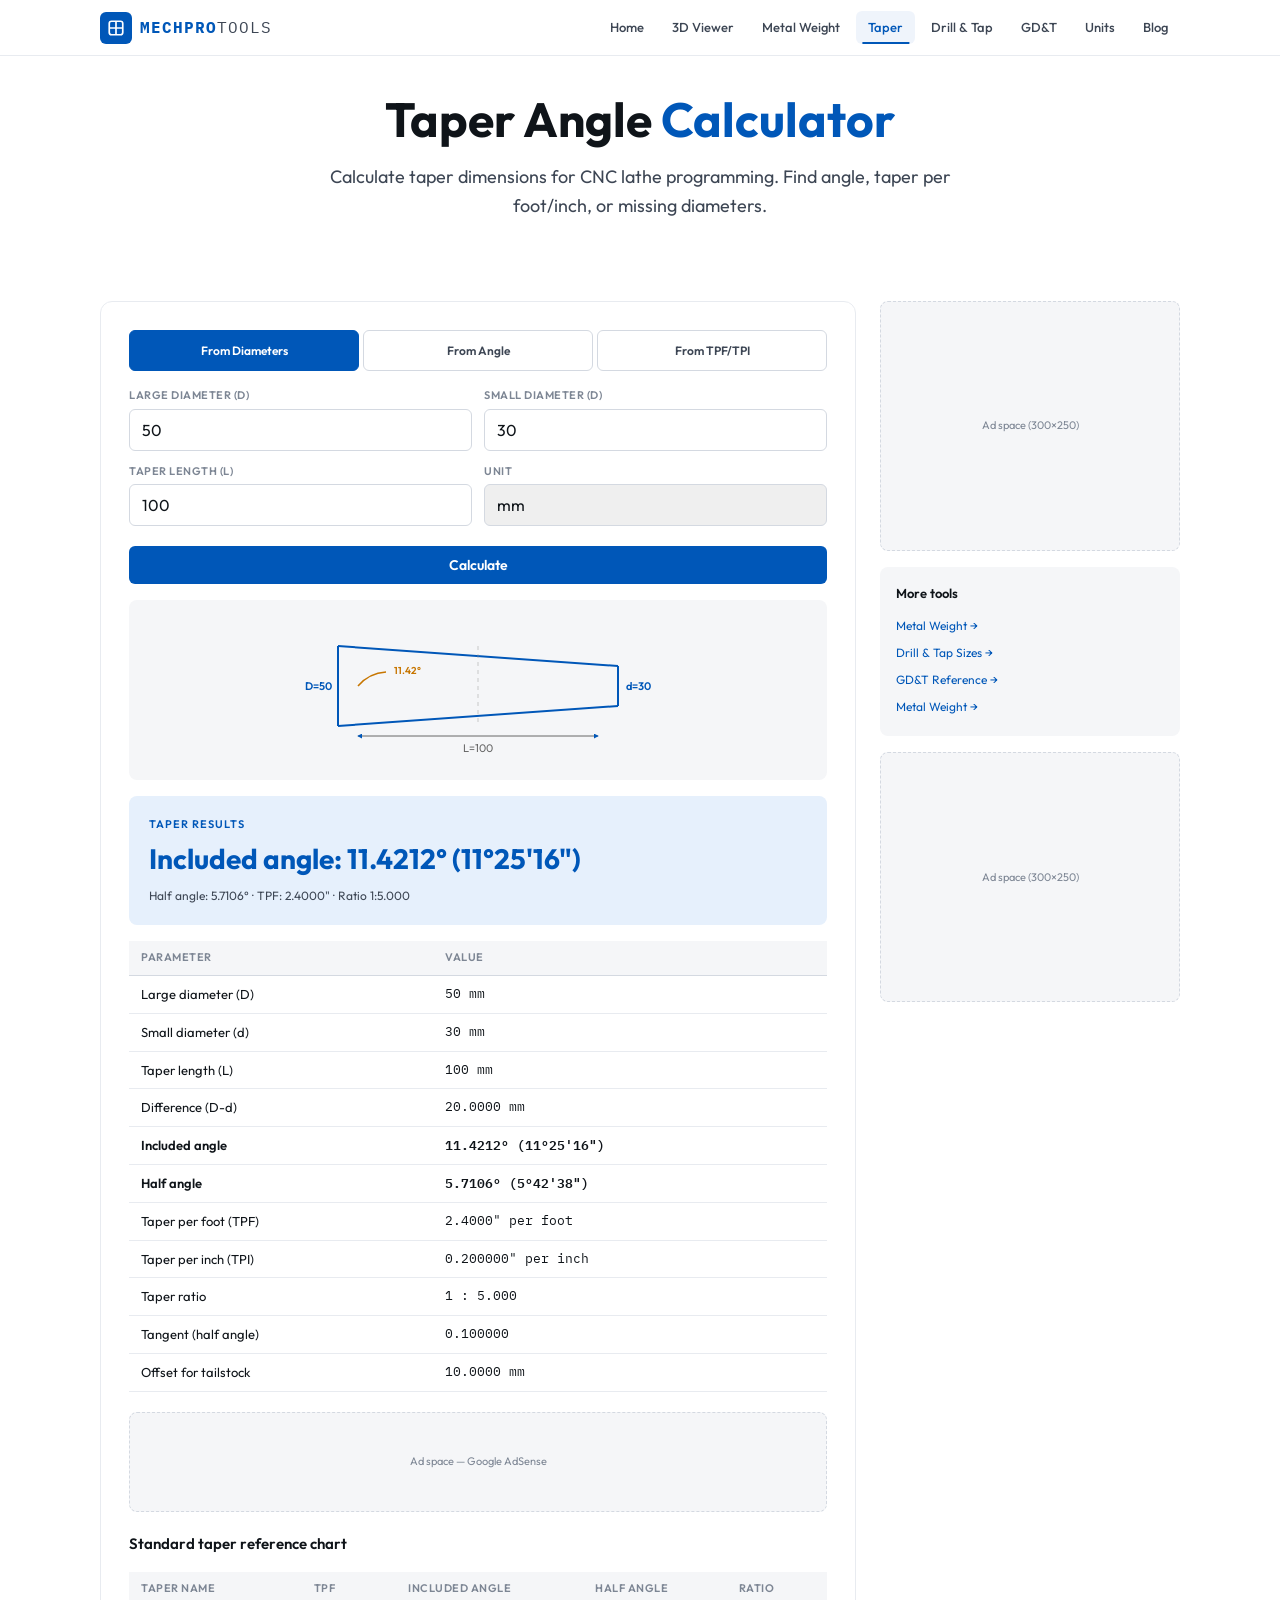
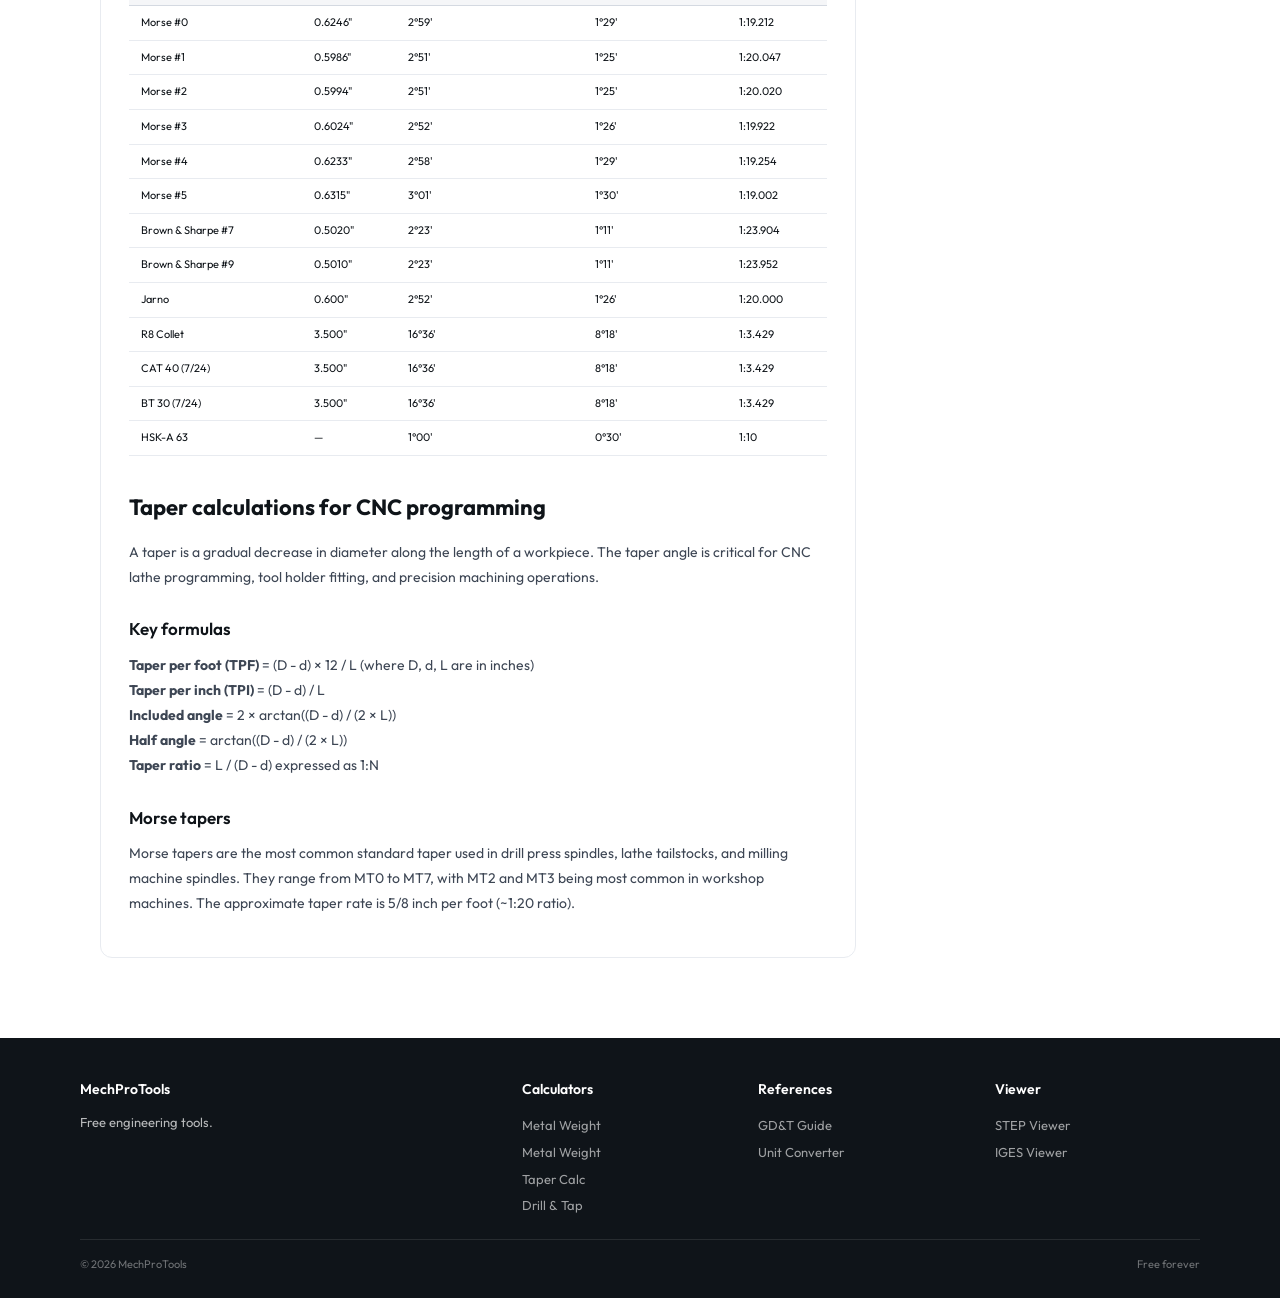
<file: tools/taper-calc.html>
<!DOCTYPE html>
<html lang="en">
<head>
<meta charset="UTF-8">
<meta name="viewport" content="width=device-width, initial-scale=1.0">
<title>Taper Angle Calculator — CNC Programming Tool | MechProTools</title>
<meta name="description" content="Calculate taper angle, taper per foot, taper per inch, included angle, half angle from large diameter, small diameter and length. Essential CNC lathe programming tool.">
<meta name="keywords" content="taper angle calculator, taper per foot, taper per inch, CNC taper, morse taper, included angle calculator, half angle, taper ratio">
<link rel="canonical" href="https://mechprotools.github.io/tools/taper-calc.html">
<link rel="stylesheet" href="../shared.css">
<style>
.mode-tabs{display:flex;gap:4px;margin-bottom:16px}.mode-tab{flex:1;padding:10px;text-align:center;font-size:12px;font-weight:600;border:1px solid var(--brd);border-radius:6px;cursor:pointer;background:var(--bg);color:var(--tx2);transition:all .15s}.mode-tab:hover{border-color:var(--acc);color:var(--acc)}.mode-tab.on{background:var(--acc);color:#fff;border-color:var(--acc)}
.taper-diagram{background:var(--bg2);border-radius:8px;padding:16px;margin:16px 0;text-align:center}
.taper-diagram svg{max-width:100%;height:auto}
.std-table{margin-top:16px}
.std-table th,.std-table td{font-size:11px}
</style>
</head>
<body>
<nav class="nav"><div class="nav-inner"><a href="../index.html" class="nav-logo"><div class="nav-logo-icon"><svg viewBox="0 0 16 16" fill="none" stroke="#fff" stroke-width="1.5"><rect x="2" y="2" width="12" height="12" rx="2"/><path d="M2 8h12M8 2v12"/></svg></div><span class="mono">MECHPRO<span style="color:var(--tx2);font-weight:400">TOOLS</span></span></a><div class="nav-links"><a href="../index.html">Home</a><a href="../viewer.html">3D Viewer</a><a href="metal-weight.html">Metal Weight</a><a href="taper-calc.html">Taper</a><a href="drill-tap.html">Drill &amp; Tap</a><a href="gdt.html">GD&amp;T</a><a href="unit-converter.html">Units</a><a href="../blog.html">Blog</a></div><button class="nav-burger" id="navBurger"><svg viewBox="0 0 24 24" fill="none" stroke="currentColor" stroke-width="2"><line x1="3" y1="6" x2="21" y2="6"/><line x1="3" y1="12" x2="21" y2="12"/><line x1="3" y1="18" x2="21" y2="18"/></svg></button></div></nav>
<div class="mobile-menu" id="mobileMenu"><a href="../index.html">Home</a><a href="../viewer.html">3D Viewer</a><a href="metal-weight.html">Metal Weight Calculator</a><a href="taper-calc.html">Taper Angle Calculator</a><a href="drill-tap.html">Drill &amp; Tap Sizes</a><a href="gdt.html">GD&amp;T Reference</a><a href="unit-converter.html">Unit Converter</a><a href="../blog.html">Blog</a><a href="../about.html">About</a></div>

<section class="hero" style="padding:36px 20px 20px"><h1>Taper Angle <span>Calculator</span></h1><p>Calculate taper dimensions for CNC lathe programming. Find angle, taper per foot/inch, or missing diameters.</p></section>

<section class="section section-sm">
<div class="calc-layout">
<div class="calc-main">

<div class="mode-tabs">
<div class="mode-tab on" data-mode="dims" onclick="setMode('dims')">From Diameters</div>
<div class="mode-tab" data-mode="angle" onclick="setMode('angle')">From Angle</div>
<div class="mode-tab" data-mode="tpf" onclick="setMode('tpf')">From TPF/TPI</div>
</div>

<!-- Mode: From Diameters -->
<div id="mode-dims">
<div class="calc-row">
<div class="calc-field"><label>Large Diameter (D)</label><input type="number" id="dLarge" value="50" inputmode="decimal" onchange="calcTaper()"></div>
<div class="calc-field"><label>Small Diameter (d)</label><input type="number" id="dSmall" value="30" inputmode="decimal" onchange="calcTaper()"></div>
</div>
<div class="calc-row">
<div class="calc-field"><label>Taper Length (L)</label><input type="number" id="tLen" value="100" inputmode="decimal" onchange="calcTaper()"></div>
<div class="calc-field"><label>Unit</label><select id="tUnit" onchange="calcTaper()"><option value="mm">mm</option><option value="in">inches</option></select></div>
</div>
</div>

<!-- Mode: From Angle -->
<div id="mode-angle" style="display:none">
<div class="calc-row">
<div class="calc-field"><label>Included Angle (°)</label><input type="number" id="incAngle" value="10" inputmode="decimal" onchange="calcFromAngle()"></div>
<div class="calc-field"><label>Known Diameter</label><input type="number" id="knownD" value="50" inputmode="decimal" onchange="calcFromAngle()"></div>
</div>
<div class="calc-row">
<div class="calc-field"><label>Taper Length</label><input type="number" id="tLen2" value="100" inputmode="decimal" onchange="calcFromAngle()"></div>
<div class="calc-field"><label>Unit</label><select id="tUnit2" onchange="calcFromAngle()"><option value="mm">mm</option><option value="in">inches</option></select></div>
</div>
</div>

<!-- Mode: From TPF -->
<div id="mode-tpf" style="display:none">
<div class="calc-row">
<div class="calc-field"><label>Taper per Foot (TPF)</label><input type="number" id="tpfVal" value="0.6" step="0.001" inputmode="decimal" onchange="calcFromTPF()"></div>
<div class="calc-field"><label>Large Diameter</label><input type="number" id="tpfD" value="50" inputmode="decimal" onchange="calcFromTPF()"></div>
<div class="calc-field"><label>Length</label><input type="number" id="tpfL" value="100" inputmode="decimal" onchange="calcFromTPF()"></div>
</div>
</div>

<button class="calc-btn" onclick="calcCurrent()" style="width:100%;margin-top:8px">Calculate</button>

<!-- Diagram -->
<div class="taper-diagram">
<svg viewBox="0 0 400 140" width="400">
<defs><marker id="ah" viewBox="0 0 6 6" refX="5" refY="3" markerWidth="5" markerHeight="5" orient="auto"><path d="M0,0 L6,3 L0,6" fill="#0057b8"/></marker><marker id="ah2" viewBox="0 0 6 6" refX="1" refY="3" markerWidth="5" markerHeight="5" orient="auto"><path d="M6,0 L0,3 L6,6" fill="#0057b8"/></marker></defs>
<line x1="60" y1="30" x2="340" y2="50" stroke="#0057b8" stroke-width="2"/>
<line x1="60" y1="110" x2="340" y2="90" stroke="#0057b8" stroke-width="2"/>
<line x1="60" y1="30" x2="60" y2="110" stroke="#0057b8" stroke-width="2"/>
<line x1="340" y1="50" x2="340" y2="90" stroke="#0057b8" stroke-width="2"/>
<line x1="200" y1="30" x2="200" y2="110" stroke="#999" stroke-width="0.5" stroke-dasharray="4"/>
<text x="40" y="74" text-anchor="middle" font-size="11" fill="#0057b8" font-weight="600" id="svgD">D</text>
<text x="360" y="74" text-anchor="middle" font-size="11" fill="#0057b8" font-weight="600" id="svgd">d</text>
<line x1="80" y1="120" x2="320" y2="120" stroke="#666" stroke-width="1" marker-start="url(#ah2)" marker-end="url(#ah)"/>
<text x="200" y="136" text-anchor="middle" font-size="11" fill="#666" id="svgL">L</text>
<path d="M80,70 A40,40 0 0,1 108,56" fill="none" stroke="#c77600" stroke-width="1.5"/>
<text x="116" y="58" font-size="10" fill="#c77600" font-weight="600" id="svgA">α</text>
</svg>
</div>

<div class="calc-result" id="taperResult" style="display:none">
<div class="label">Taper results</div>
<div class="value" id="trMain">—</div>
<div class="sub" id="trSub">—</div>
</div>

<div id="taperDetails" style="display:none">
<table class="data-table">
<thead><tr><th>Parameter</th><th>Value</th></tr></thead>
<tbody id="taperTable"></tbody>
</table>
</div>

<div class="ad-inline">Ad space — Google AdSense</div>

<!-- Standard Tapers Reference -->
<h3 style="margin-top:20px;font-size:15px;font-weight:600">Standard taper reference chart</h3>
<table class="data-table std-table">
<thead><tr><th>Taper Name</th><th>TPF</th><th>Included Angle</th><th>Half Angle</th><th>Ratio</th></tr></thead>
<tbody>
<tr><td>Morse #0</td><td>0.6246"</td><td>2°59'</td><td>1°29'</td><td>1:19.212</td></tr>
<tr><td>Morse #1</td><td>0.5986"</td><td>2°51'</td><td>1°25'</td><td>1:20.047</td></tr>
<tr><td>Morse #2</td><td>0.5994"</td><td>2°51'</td><td>1°25'</td><td>1:20.020</td></tr>
<tr><td>Morse #3</td><td>0.6024"</td><td>2°52'</td><td>1°26'</td><td>1:19.922</td></tr>
<tr><td>Morse #4</td><td>0.6233"</td><td>2°58'</td><td>1°29'</td><td>1:19.254</td></tr>
<tr><td>Morse #5</td><td>0.6315"</td><td>3°01'</td><td>1°30'</td><td>1:19.002</td></tr>
<tr><td>Brown & Sharpe #7</td><td>0.5020"</td><td>2°23'</td><td>1°11'</td><td>1:23.904</td></tr>
<tr><td>Brown & Sharpe #9</td><td>0.5010"</td><td>2°23'</td><td>1°11'</td><td>1:23.952</td></tr>
<tr><td>Jarno</td><td>0.600"</td><td>2°52'</td><td>1°26'</td><td>1:20.000</td></tr>
<tr><td>R8 Collet</td><td>3.500"</td><td>16°36'</td><td>8°18'</td><td>1:3.429</td></tr>
<tr><td>CAT 40 (7/24)</td><td>3.500"</td><td>16°36'</td><td>8°18'</td><td>1:3.429</td></tr>
<tr><td>BT 30 (7/24)</td><td>3.500"</td><td>16°36'</td><td>8°18'</td><td>1:3.429</td></tr>
<tr><td>HSK-A 63</td><td>—</td><td>1°00'</td><td>0°30'</td><td>1:10</td></tr>
</tbody>
</table>

<div class="seo-text" style="max-width:100%;margin-top:20px">
<h2>Taper calculations for CNC programming</h2>
<p>A taper is a gradual decrease in diameter along the length of a workpiece. The taper angle is critical for CNC lathe programming, tool holder fitting, and precision machining operations.</p>
<h3>Key formulas</h3>
<p><strong>Taper per foot (TPF)</strong> = (D - d) × 12 / L (where D, d, L are in inches)<br>
<strong>Taper per inch (TPI)</strong> = (D - d) / L<br>
<strong>Included angle</strong> = 2 × arctan((D - d) / (2 × L))<br>
<strong>Half angle</strong> = arctan((D - d) / (2 × L))<br>
<strong>Taper ratio</strong> = L / (D - d) expressed as 1:N</p>
<h3>Morse tapers</h3>
<p>Morse tapers are the most common standard taper used in drill press spindles, lathe tailstocks, and milling machine spindles. They range from MT0 to MT7, with MT2 and MT3 being most common in workshop machines. The approximate taper rate is 5/8 inch per foot (~1:20 ratio).</p>
</div>
</div>
<div class="calc-sidebar"><div class="ad-sidebar">Ad space (300×250)</div><div style="background:var(--bg2);border-radius:8px;padding:16px"><h4 style="font-size:13px;font-weight:600;margin-bottom:8px">More tools</h4><a href="metal-weight.html" style="display:block;font-size:12px;padding:4px 0">Metal Weight →</a><a href="drill-tap.html" style="display:block;font-size:12px;padding:4px 0">Drill & Tap Sizes →</a><a href="gdt.html" style="display:block;font-size:12px;padding:4px 0">GD&T Reference →</a><a href="pipe-weight.html" style="display:block;font-size:12px;padding:4px 0">Metal Weight →</a></div><div class="ad-sidebar">Ad space (300×250)</div></div>
</div>
</section>

<footer class="footer"><div class="footer-inner"><div><h4>MechProTools</h4><p>Free engineering tools.</p></div><div><h4>Calculators</h4><a href="metal-weight.html">Metal Weight</a><a href="metal-weight.html">Metal Weight</a><a href="taper-calc.html">Taper Calc</a><a href="drill-tap.html">Drill & Tap</a></div><div><h4>References</h4><a href="gdt.html">GD&T Guide</a><a href="unit-converter.html">Unit Converter</a></div><div><h4>Viewer</h4><a href="../viewer.html">STEP Viewer</a><a href="../viewer.html">IGES Viewer</a></div></div><div class="footer-bottom"><span>© 2026 MechProTools</span><span>Free forever</span></div></footer>

<script src="../shared.js"></script>
<script>
let curMode='dims';
function setMode(m){curMode=m;document.querySelectorAll('.mode-tab').forEach(t=>t.classList.toggle('on',t.dataset.mode===m));['dims','angle','tpf'].forEach(x=>document.getElementById('mode-'+x).style.display=x===m?'block':'none');calcCurrent();}
function calcCurrent(){if(curMode==='dims')calcTaper();else if(curMode==='angle')calcFromAngle();else calcFromTPF();}
function dms(deg){const d=Math.floor(deg);const m=Math.floor((deg-d)*60);const s=Math.round(((deg-d)*60-m)*60);return `${d}°${String(m).padStart(2,'0')}'${String(s).padStart(2,'0')}"`;}

function showResults(D,d,L,unit){
  const diff=D-d;const halfAngleRad=Math.atan(diff/(2*L));const halfAngleDeg=halfAngleRad*180/Math.PI;
  const inclAngleDeg=halfAngleDeg*2;const ratio=diff>0?L/diff:0;
  let tpf,tpi;
  if(unit==='in'){tpi=diff/L;tpf=tpi*12;}
  else{const Din=D/25.4,din=d/25.4,Lin=L/25.4;tpi=(Din-din)/Lin;tpf=tpi*12;}

  document.getElementById('taperResult').style.display='block';
  document.getElementById('taperDetails').style.display='block';
  document.getElementById('trMain').textContent=`Included angle: ${inclAngleDeg.toFixed(4)}° (${dms(inclAngleDeg)})`;
  document.getElementById('trSub').textContent=`Half angle: ${halfAngleDeg.toFixed(4)}° · TPF: ${tpf.toFixed(4)}" · Ratio 1:${ratio.toFixed(3)}`;
  document.getElementById('svgD').textContent=`D=${D}`;
  document.getElementById('svgd').textContent=`d=${d}`;
  document.getElementById('svgL').textContent=`L=${L}`;
  document.getElementById('svgA').textContent=`${inclAngleDeg.toFixed(2)}°`;

  document.getElementById('taperTable').innerHTML=`
    <tr><td>Large diameter (D)</td><td class="mono">${D} ${unit}</td></tr>
    <tr><td>Small diameter (d)</td><td class="mono">${d} ${unit}</td></tr>
    <tr><td>Taper length (L)</td><td class="mono">${L} ${unit}</td></tr>
    <tr><td>Difference (D-d)</td><td class="mono">${diff.toFixed(4)} ${unit}</td></tr>
    <tr><td style="font-weight:600">Included angle</td><td class="mono" style="font-weight:600">${inclAngleDeg.toFixed(4)}° (${dms(inclAngleDeg)})</td></tr>
    <tr><td style="font-weight:600">Half angle</td><td class="mono" style="font-weight:600">${halfAngleDeg.toFixed(4)}° (${dms(halfAngleDeg)})</td></tr>
    <tr><td>Taper per foot (TPF)</td><td class="mono">${tpf.toFixed(4)}" per foot</td></tr>
    <tr><td>Taper per inch (TPI)</td><td class="mono">${tpi.toFixed(6)}" per inch</td></tr>
    <tr><td>Taper ratio</td><td class="mono">1 : ${ratio.toFixed(3)}</td></tr>
    <tr><td>Tangent (half angle)</td><td class="mono">${Math.tan(halfAngleRad).toFixed(6)}</td></tr>
    <tr><td>Offset for tailstock</td><td class="mono">${(diff/2).toFixed(4)} ${unit}</td></tr>`;
}

function calcTaper(){
  const D=+document.getElementById('dLarge').value;const d=+document.getElementById('dSmall').value;
  const L=+document.getElementById('tLen').value;const u=document.getElementById('tUnit').value;
  if(D<=0||d<0||L<=0||D<=d)return;showResults(D,d,L,u);
}
function calcFromAngle(){
  const ang=+document.getElementById('incAngle').value;const knD=+document.getElementById('knownD').value;
  const L=+document.getElementById('tLen2').value;const u=document.getElementById('tUnit2').value;
  if(ang<=0||knD<=0||L<=0)return;
  const halfRad=ang/2*Math.PI/180;const diff=2*L*Math.tan(halfRad);
  const smallD=knD-diff;showResults(knD,Math.max(0,smallD),L,u);
}
function calcFromTPF(){
  const tpf=+document.getElementById('tpfVal').value;const D=+document.getElementById('tpfD').value;
  const L=+document.getElementById('tpfL').value;if(tpf<=0||D<=0||L<=0)return;
  const tpi=tpf/12;const Lin=L/25.4;const diffIn=tpi*Lin;const diffMM=diffIn*25.4;
  const d=D-diffMM;showResults(D,Math.max(0,d),L,'mm');
}
calcTaper();
</script>
</body>
</html>
</file>
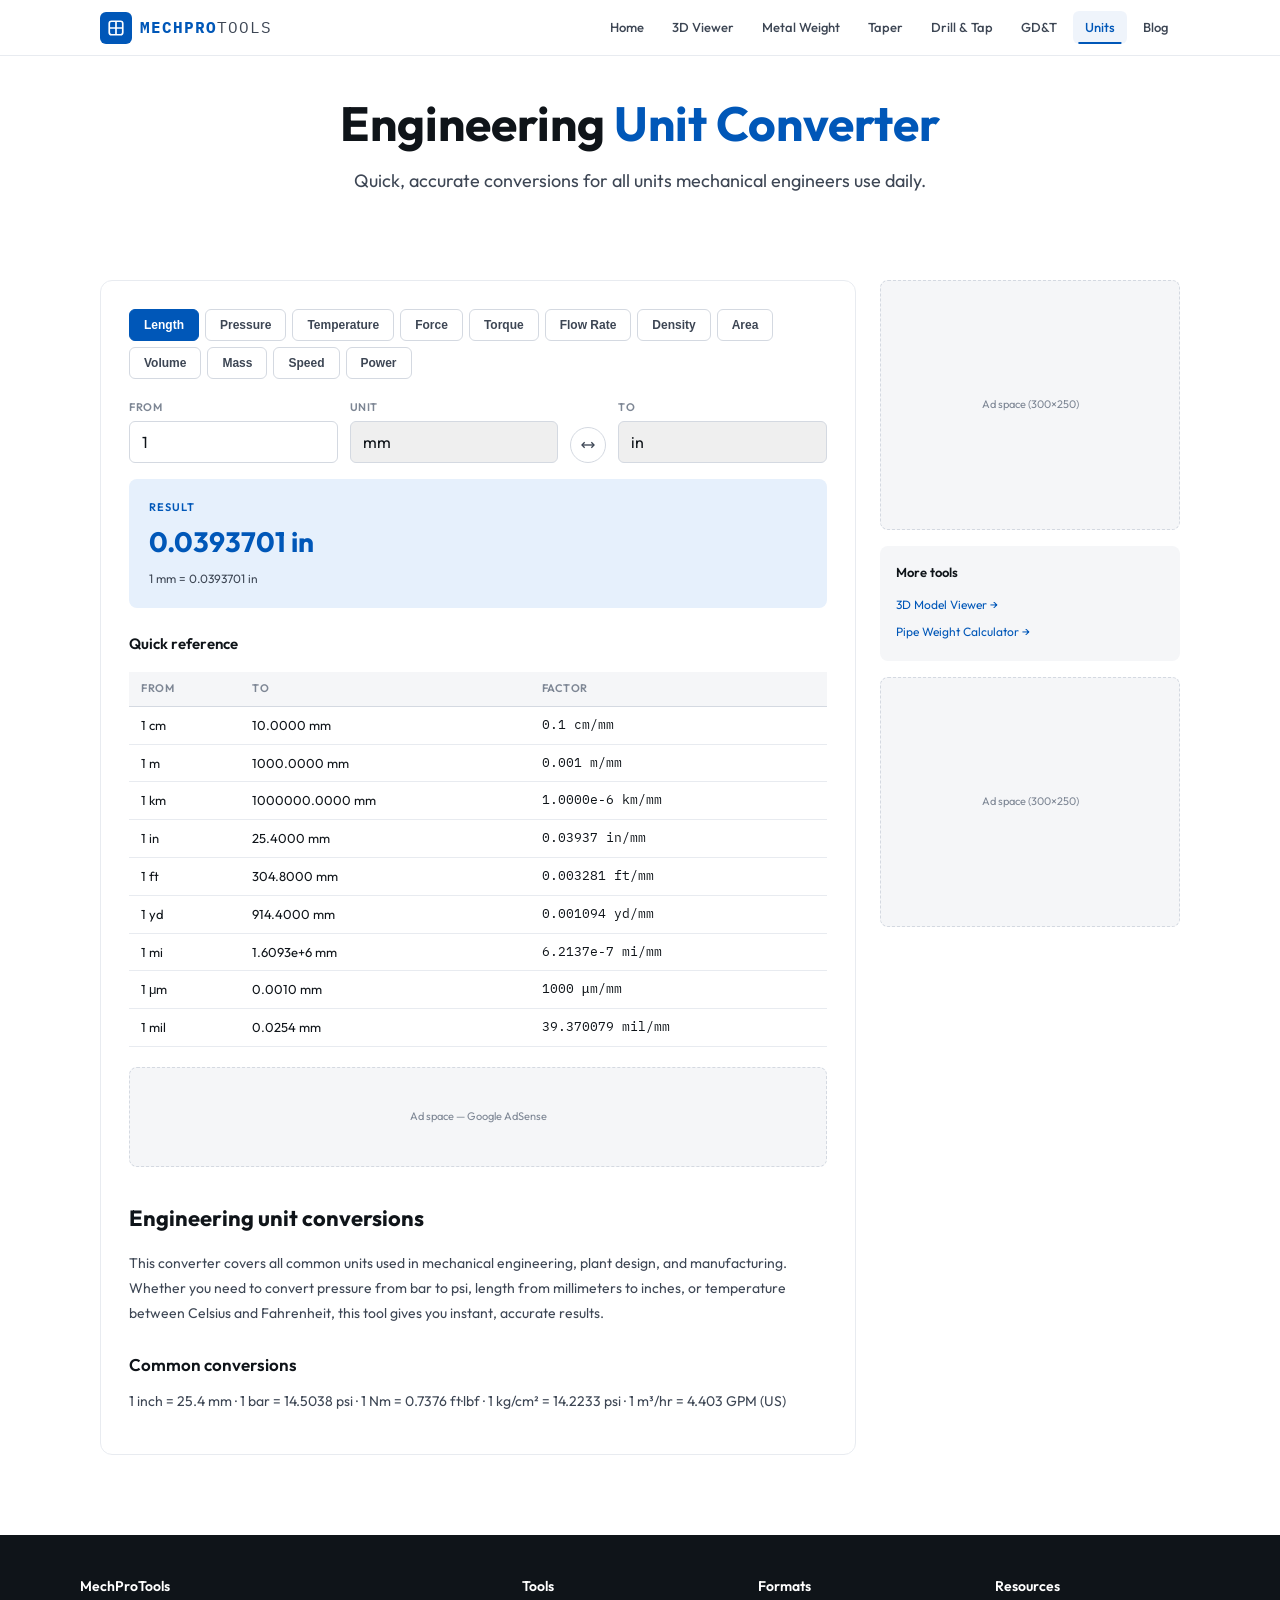
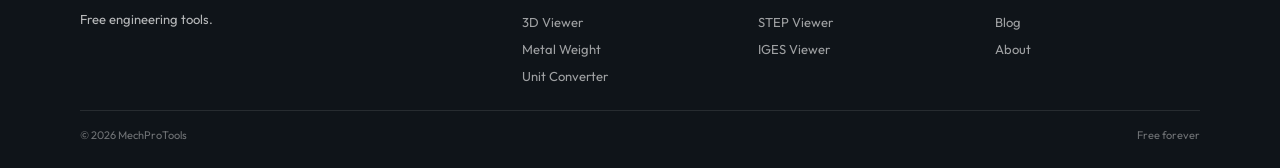
<file: tools/unit-converter.html>
<!DOCTYPE html>
<html lang="en">
<head>
<meta charset="UTF-8">
<meta name="viewport" content="width=device-width, initial-scale=1.0">
<title>Engineering Unit Converter — Free Online | MechProTools</title>
<meta name="description" content="Convert engineering units: length, pressure, temperature, force, torque, flow rate, density, area, volume. Quick and accurate conversions for mechanical engineers.">
<meta name="keywords" content="engineering unit converter, pressure converter, bar to psi, mm to inches, torque converter, flow rate converter, temperature converter">
<link rel="canonical" href="https://mechprotools.github.io/tools/unit-converter.html">
<link rel="stylesheet" href="../shared.css">
<style>.cat-btn{padding:8px 14px;font-size:12px;font-weight:600;border:1px solid var(--brd);background:var(--bg);color:var(--tx2);border-radius:6px;cursor:pointer;transition:all .12s}.cat-btn:hover{border-color:var(--acc);color:var(--acc)}.cat-btn.on{background:var(--acc);color:#fff;border-color:var(--acc)}.swap-btn{width:36px;height:36px;border:1px solid var(--brd);background:var(--bg);border-radius:50%;display:flex;align-items:center;justify-content:center;cursor:pointer;transition:all .15s;flex-shrink:0}.swap-btn:hover{border-color:var(--acc);background:var(--acc2)}.swap-btn svg{width:16px;height:16px;color:var(--tx2)}</style>
</head>
<body>

<nav class="nav"><div class="nav-inner">
  <a href="../index.html" class="nav-logo"><div class="nav-logo-icon"><svg viewBox="0 0 16 16" fill="none" stroke="#fff" stroke-width="1.5"><rect x="2" y="2" width="12" height="12" rx="2"/><path d="M2 8h12M8 2v12"/></svg></div><span class="mono">MECHPRO<span style="color:var(--tx2);font-weight:400">TOOLS</span></span></a>
  <div class="nav-links"><a href="../index.html">Home</a><a href="../viewer.html">3D Viewer</a><a href="metal-weight.html">Metal Weight</a><a href="taper-calc.html">Taper</a><a href="drill-tap.html">Drill &amp; Tap</a><a href="gdt.html">GD&amp;T</a><a href="unit-converter.html">Units</a><a href="../blog.html">Blog</a></div>
  <button class="nav-burger" id="navBurger"><svg viewBox="0 0 24 24" fill="none" stroke="currentColor" stroke-width="2"><line x1="3" y1="6" x2="21" y2="6"/><line x1="3" y1="12" x2="21" y2="12"/><line x1="3" y1="18" x2="21" y2="18"/></svg></button>
</div></nav>
<div class="mobile-menu" id="mobileMenu"><a href="../index.html">Home</a><a href="../viewer.html">3D Viewer</a><a href="metal-weight.html">Metal Weight Calculator</a><a href="taper-calc.html">Taper Angle Calculator</a><a href="drill-tap.html">Drill &amp; Tap Sizes</a><a href="gdt.html">GD&amp;T Reference</a><a href="unit-converter.html">Unit Converter</a><a href="../blog.html">Blog</a><a href="../about.html">About</a></div>

<section class="hero" style="padding:40px 20px 24px">
  <h1>Engineering <span>Unit Converter</span></h1>
  <p>Quick, accurate conversions for all units mechanical engineers use daily.</p>
</section>

<section class="section section-sm">
<div class="calc-layout">
<div class="calc-main">

  <!-- Category selector -->
  <div style="display:flex;gap:6px;flex-wrap:wrap;margin-bottom:20px" id="catBtns"></div>

  <!-- Converter -->
  <div style="display:flex;gap:12px;align-items:end;flex-wrap:wrap">
    <div class="calc-field" style="flex:2;min-width:120px">
      <label>From</label>
      <input type="number" id="fromVal" value="1" inputmode="decimal" oninput="convert()">
    </div>
    <div class="calc-field" style="flex:2;min-width:120px">
      <label>Unit</label>
      <select id="fromUnit" onchange="convert()"></select>
    </div>
    <button class="swap-btn" onclick="swapUnits()" title="Swap"><svg viewBox="0 0 24 24" fill="none" stroke="currentColor" stroke-width="2"><path d="M7 16l-4-4 4-4"/><path d="M17 8l4 4-4 4"/><line x1="3" y1="12" x2="21" y2="12"/></svg></button>
    <div class="calc-field" style="flex:2;min-width:120px">
      <label>To</label>
      <select id="toUnit" onchange="convert()"></select>
    </div>
  </div>

  <div class="calc-result" id="convResult" style="margin-top:16px">
    <div class="label">Result</div>
    <div class="value" id="convVal">—</div>
    <div class="sub" id="convFormula">—</div>
  </div>

  <!-- Quick reference table -->
  <h3 style="margin-top:24px;font-size:15px;font-weight:600">Quick reference</h3>
  <table class="data-table" id="refTable"><thead><tr><th>From</th><th>To</th><th>Factor</th></tr></thead><tbody></tbody></table>

  <div class="ad-inline">Ad space — Google AdSense</div>

  <div class="seo-text" style="max-width:100%;margin-top:20px">
    <h2>Engineering unit conversions</h2>
    <p>This converter covers all common units used in mechanical engineering, plant design, and manufacturing. Whether you need to convert pressure from bar to psi, length from millimeters to inches, or temperature between Celsius and Fahrenheit, this tool gives you instant, accurate results.</p>
    <h3>Common conversions</h3>
    <p>1 inch = 25.4 mm · 1 bar = 14.5038 psi · 1 Nm = 0.7376 ft·lbf · 1 kg/cm² = 14.2233 psi · 1 m³/hr = 4.403 GPM (US)</p>
  </div>
</div>
<div class="calc-sidebar">
  <div class="ad-sidebar">Ad space (300×250)</div>
  <div style="background:var(--bg2);border-radius:8px;padding:16px">
    <h4 style="font-size:13px;font-weight:600;margin-bottom:8px">More tools</h4>
    <a href="../viewer.html" style="display:block;font-size:12px;padding:4px 0">3D Model Viewer →</a>
    <a href="pipe-weight.html" style="display:block;font-size:12px;padding:4px 0">Pipe Weight Calculator →</a>
  </div>
  <div class="ad-sidebar">Ad space (300×250)</div>
</div>
</div>
</section>

<footer class="footer"><div class="footer-inner"><div><h4>MechProTools</h4><p>Free engineering tools.</p></div><div><h4>Tools</h4><a href="../viewer.html">3D Viewer</a><a href="metal-weight.html">Metal Weight</a><a href="unit-converter.html">Unit Converter</a></div><div><h4>Formats</h4><a href="../viewer.html">STEP Viewer</a><a href="../viewer.html">IGES Viewer</a></div><div><h4>Resources</h4><a href="../blog.html">Blog</a><a href="../about.html">About</a></div></div><div class="footer-bottom"><span>© 2026 MechProTools</span><span>Free forever</span></div></footer>

<script src="../shared.js"></script>
<script>
const CATS={
  Length:{units:{mm:1,cm:10,m:1000,km:1e6,in:25.4,ft:304.8,yd:914.4,mi:1609344,μm:0.001,mil:0.0254},default:['mm','in']},
  Pressure:{units:{Pa:1,kPa:1000,MPa:1e6,bar:1e5,mbar:100,psi:6894.76,atm:101325,'kg/cm²':98066.5,mmHg:133.322,inHg:3386.39,torr:133.322},default:['bar','psi']},
  Temperature:{units:{},special:true,default:['°C','°F']},
  Force:{units:{N:1,kN:1000,MN:1e6,kgf:9.80665,lbf:4.44822,dyn:1e-5,ozf:0.278014},default:['N','kgf']},
  Torque:{units:{'N·m':1,'kN·m':1000,'kgf·m':9.80665,'kgf·cm':0.0980665,'ft·lbf':1.35582,'in·lbf':0.112985,'oz·in':0.00706155},default:['N·m','ft·lbf']},
  'Flow Rate':{units:{'m³/h':1,'m³/s':3600,'L/min':0.06,'L/s':3.6,'GPM(US)':0.227125,'GPM(UK)':0.272765,'CFM':1.699},default:['m³/h','GPM(US)']},
  Density:{units:{'kg/m³':1,'g/cm³':1000,'lb/ft³':16.0185,'lb/in³':27679.9,'kg/L':1000},default:['kg/m³','g/cm³']},
  Area:{units:{'mm²':1,'cm²':100,'m²':1e6,'in²':645.16,'ft²':92903,'yd²':836127},default:['mm²','in²']},
  Volume:{units:{'mm³':1,'cm³':1000,'m³':1e9,L:1e6,mL:1000,'in³':16387.1,'ft³':2.832e7,'gal(US)':3785410,'gal(UK)':4546090},default:['cm³','in³']},
  Mass:{units:{mg:0.001,g:1,kg:1000,tonne:1e6,lb:453.592,oz:28.3495,grain:0.0648,slug:14593.9},default:['kg','lb']},
  Speed:{units:{'m/s':1,'km/h':0.277778,'ft/s':0.3048,'mph':0.44704,knot:0.514444,'ft/min':0.00508},default:['m/s','ft/s']},
  Power:{units:{W:1,kW:1000,MW:1e6,HP:745.7,BTU_h:0.29307,kcal_h:1.163,'ft·lbf/s':1.35582},default:['kW','HP']}
};

let curCat='Length';

// Build category buttons
const catCon=document.getElementById('catBtns');
Object.keys(CATS).forEach(c=>{
  const b=document.createElement('button');b.className='cat-btn'+(c===curCat?' on':'');
  b.textContent=c;b.onclick=()=>{curCat=c;document.querySelectorAll('.cat-btn').forEach(x=>x.classList.remove('on'));b.classList.add('on');buildUnits();convert();};
  catCon.appendChild(b);
});

function buildUnits(){
  const cat=CATS[curCat];const f=document.getElementById('fromUnit'),t=document.getElementById('toUnit');
  f.innerHTML='';t.innerHTML='';
  if(cat.special){// Temperature
    ['°C','°F','K','°R'].forEach(u=>{f.add(new Option(u,u));t.add(new Option(u,u));});
  }else{
    Object.keys(cat.units).forEach(u=>{f.add(new Option(u,u));t.add(new Option(u,u));});
  }
  if(cat.default){f.value=cat.default[0];t.value=cat.default[1];}
  buildRefTable();
}

function convert(){
  const val=+document.getElementById('fromVal').value;
  const fu=document.getElementById('fromUnit').value;
  const tu=document.getElementById('toUnit').value;
  const cat=CATS[curCat];let result;

  if(cat.special){// Temperature
    let celsius;
    if(fu==='°C')celsius=val;else if(fu==='°F')celsius=(val-32)*5/9;
    else if(fu==='K')celsius=val-273.15;else celsius=(val-491.67)*5/9;
    if(tu==='°C')result=celsius;else if(tu==='°F')result=celsius*9/5+32;
    else if(tu==='K')result=celsius+273.15;else result=(celsius+273.15)*9/5;
  }else{
    const base=val*cat.units[fu];result=base/cat.units[tu];
  }

  const fmt=Math.abs(result)<0.001||Math.abs(result)>1e8?result.toExponential(6):
    Math.abs(result)<1?result.toPrecision(6):result.toFixed(6).replace(/\.?0+$/,'');

  document.getElementById('convVal').textContent=fmt+' '+tu;
  document.getElementById('convFormula').textContent=val+' '+fu+' = '+fmt+' '+tu;
}

function swapUnits(){
  const f=document.getElementById('fromUnit'),t=document.getElementById('toUnit');
  const fv=f.value;f.value=t.value;t.value=fv;convert();
}

function buildRefTable(){
  const cat=CATS[curCat];const tb=document.getElementById('refTable').querySelector('tbody');tb.innerHTML='';
  if(cat.special){
    tb.innerHTML='<tr><td>0 °C</td><td>32 °F</td><td>—</td></tr><tr><td>100 °C</td><td>212 °F</td><td>—</td></tr><tr><td>0 °C</td><td>273.15 K</td><td>—</td></tr>';
    return;
  }
  const units=Object.keys(cat.units);
  const base=units[0];
  units.slice(1).forEach(u=>{
    const factor=cat.units[u]/cat.units[base];
    const invFactor=cat.units[base]/cat.units[u];
    tb.innerHTML+=`<tr><td>1 ${u}</td><td>${factor<0.001||factor>1e6?factor.toExponential(4):factor.toFixed(4)} ${base}</td><td class="mono">${invFactor<0.001||invFactor>1e6?invFactor.toExponential(4):invFactor.toFixed(6).replace(/0+$/,'').replace(/\.$/,'')} ${u}/${base}</td></tr>`;
  });
}

buildUnits();convert();
</script>
</body>
</html>
</file>
<file: shared.css>
/* EngiView Pro — Shared Styles */
@import url('https://fonts.googleapis.com/css2?family=IBM+Plex+Mono:wght@300;400;500;600&family=Outfit:wght@300;400;500;600;700&display=swap');

:root{
  --bg:#ffffff;--bg2:#f5f6f8;--bg3:#ebedf1;
  --acc:#0057b8;--acc2:#0057b810;--acch:#003d82;--acc-lt:#e6f0fc;
  --tx:#0f1419;--tx2:#3d4654;--txd:#7d8694;
  --brd:#d4d9e1;--brd2:#e8ebf0;
  --ok:#0a8a5e;--warn:#c77600;--err:#c92a2a;
  --cvs:#eceef2;
  --nav-h:56px;
  --max-w:1120px;
  --rad:8px;
}
*{margin:0;padding:0;box-sizing:border-box}
body{background:var(--bg);color:var(--tx);font-family:'Outfit',sans-serif;line-height:1.6;-webkit-font-smoothing:antialiased}

/* === ANIMATIONS === */
@keyframes fadeUp{from{opacity:0;transform:translateY(24px)}to{opacity:1;transform:translateY(0)}}
@keyframes fadeIn{from{opacity:0}to{opacity:1}}
@keyframes slideLeft{from{opacity:0;transform:translateX(-20px)}to{opacity:1;transform:translateX(0)}}
@keyframes slideRight{from{opacity:0;transform:translateX(20px)}to{opacity:1;transform:translateX(0)}}
@keyframes scaleIn{from{opacity:0;transform:scale(.95)}to{opacity:1;transform:scale(1)}}
@keyframes pulse{0%,100%{opacity:1}50%{opacity:.6}}
@keyframes float{0%,100%{transform:translateY(0)}50%{transform:translateY(-8px)}}
@keyframes shimmer{0%{background-position:-200% 0}100%{background-position:200% 0}}
.fade-up{animation:fadeUp .6s ease both}.d1{animation-delay:.1s}.d2{animation-delay:.2s}.d3{animation-delay:.3s}.d4{animation-delay:.4s}.d5{animation-delay:.5s}.d6{animation-delay:.6s}
.fade-in{animation:fadeIn .5s ease both}
.slide-l{animation:slideLeft .5s ease both}.slide-r{animation:slideRight .5s ease both}
.scale-in{animation:scaleIn .4s ease both}
/* Scroll reveal */
/* === PAGE TRANSITION === */
body{animation:pageIn .4s ease both}
@keyframes pageIn{from{opacity:0;transform:translateY(8px)}to{opacity:1;transform:translateY(0)}}

/* Nav link hover glow */
.nav-links a{position:relative;overflow:hidden}
.nav-links a::after{content:'';position:absolute;bottom:0;left:50%;width:0;height:2px;background:var(--acc);transition:all .25s;transform:translateX(-50%)}
.nav-links a:hover::after,.nav-links a.active::after{width:80%}

/* Button hover pulse */
.btn-lg{position:relative;overflow:hidden}
.btn-primary::after{content:'';position:absolute;top:50%;left:50%;width:0;height:0;background:rgba(255,255,255,.15);border-radius:50%;transition:all .4s;transform:translate(-50%,-50%)}
.btn-primary:hover::after{width:200px;height:200px}

/* Tool tag shimmer */
.tool-tag{position:relative;overflow:hidden}
.tool-card:hover .tool-tag{background:var(--acc);color:#fff;transition:all .3s}

/* Feature icon animation */
.feature-card:hover .feature-icon{transform:scale(1.1) rotate(5deg);transition:transform .3s}

/* Animated counter glow */
.stat .num{transition:color .3s}
.stat:hover .num{text-shadow:0 0 20px rgba(0,87,184,.3)}
.mono{font-family:'IBM Plex Mono',monospace}
a{color:var(--acc);text-decoration:none}
a:hover{text-decoration:underline}
img{max-width:100%;display:block}

/* NAV */
.nav{position:sticky;top:0;z-index:100;background:rgba(255,255,255,.92);backdrop-filter:blur(12px);border-bottom:1px solid var(--brd2);height:var(--nav-h)}
.nav-inner{max-width:var(--max-w);margin:0 auto;padding:0 20px;height:100%;display:flex;align-items:center;gap:24px}
.nav-logo{display:flex;align-items:center;gap:8px;font-weight:700;font-size:16px;color:var(--acc);letter-spacing:1px;text-decoration:none}
.nav-logo:hover{text-decoration:none}
.nav-logo-icon{width:32px;height:32px;background:var(--acc);border-radius:6px;display:flex;align-items:center;justify-content:center}
.nav-logo-icon svg{width:18px;height:18px}
.nav-links{display:flex;gap:4px;margin-left:auto}
.nav-links a{font-size:13px;font-weight:500;color:var(--tx2);padding:6px 12px;border-radius:6px;transition:all .15s;text-decoration:none}
.nav-links a:hover,.nav-links a.active{color:var(--acc);background:var(--acc2)}
.nav-cta{background:var(--acc);color:#fff!important;padding:7px 16px!important;border-radius:6px!important;font-weight:600!important;font-size:13px!important;transition:background .15s!important}
.nav-cta:hover{background:var(--acch)!important;text-decoration:none!important}
.nav-burger{display:none;background:none;border:none;cursor:pointer;padding:8px}
.nav-burger svg{width:22px;height:22px;color:var(--tx)}

/* MOBILE NAV */
.mobile-menu{display:none;position:fixed;top:var(--nav-h);left:0;right:0;background:var(--bg);border-bottom:1px solid var(--brd);padding:12px 20px;z-index:99;flex-direction:column;gap:4px}
.mobile-menu.open{display:flex}
.mobile-menu a{font-size:14px;font-weight:500;color:var(--tx2);padding:10px 12px;border-radius:6px;display:block;text-decoration:none}
.mobile-menu a:hover,.mobile-menu a.active{color:var(--acc);background:var(--acc2)}

/* SECTIONS */
.section{max-width:var(--max-w);margin:0 auto;padding:48px 20px}
.section-sm{padding:32px 20px}

/* HERO */
.hero{padding:72px 20px 56px;text-align:center;max-width:var(--max-w);margin:0 auto}
.hero h1{font-size:clamp(28px,5vw,48px);font-weight:700;line-height:1.15;color:var(--tx);margin-bottom:16px}
.hero h1 span{color:var(--acc)}
.hero p{font-size:clamp(15px,2vw,18px);color:var(--tx2);max-width:640px;margin:0 auto 28px;line-height:1.6}
.hero-btns{display:flex;gap:12px;justify-content:center;flex-wrap:wrap}
.btn-lg{display:inline-flex;align-items:center;gap:8px;padding:12px 28px;border-radius:8px;font-weight:600;font-size:15px;transition:all .15s;text-decoration:none;cursor:pointer;border:none}
.btn-primary{background:var(--acc);color:#fff}.btn-primary:hover{background:var(--acch);text-decoration:none}
.btn-outline{background:var(--bg);color:var(--tx2);border:1.5px solid var(--brd)}.btn-outline:hover{border-color:var(--acc);color:var(--acc);text-decoration:none}

/* FEATURE GRID */
.features{display:grid;grid-template-columns:repeat(auto-fit,minmax(280px,1fr));gap:20px}
.feature-card{background:var(--bg);border:1px solid var(--brd2);border-radius:12px;padding:28px 24px;transition:all .3s cubic-bezier(.22,1,.36,1)}
.feature-card:hover{border-color:var(--acc);box-shadow:0 8px 32px rgba(0,87,184,.1);transform:translateY(-4px)}
.feature-icon{width:44px;height:44px;background:var(--acc-lt);border-radius:10px;display:flex;align-items:center;justify-content:center;margin-bottom:14px}
.feature-icon svg{width:22px;height:22px;color:var(--acc)}
.feature-card h3{font-size:16px;font-weight:600;margin-bottom:6px}
.feature-card p{font-size:13px;color:var(--tx2);line-height:1.5}

/* TOOL CARDS */
.tool-grid{display:grid;grid-template-columns:repeat(auto-fit,minmax(260px,1fr));gap:16px}
.tool-card{display:flex;flex-direction:column;background:var(--bg);border:1px solid var(--brd2);border-radius:12px;padding:24px;transition:all .3s cubic-bezier(.22,1,.36,1);text-decoration:none;color:inherit}
.tool-card:hover{border-color:var(--acc);transform:translateY(-6px);box-shadow:0 12px 32px rgba(0,0,0,.08);text-decoration:none}
.tool-card h3{font-size:15px;font-weight:600;margin-bottom:6px;color:var(--tx)}
.tool-card p{font-size:12px;color:var(--txd);line-height:1.5;flex:1}
.tool-tag{display:inline-block;font-size:10px;font-weight:600;padding:3px 8px;border-radius:4px;background:var(--acc-lt);color:var(--acc);margin-top:10px;text-transform:uppercase;letter-spacing:.5px}

/* BLOG */
.blog-grid{display:grid;grid-template-columns:repeat(auto-fit,minmax(300px,1fr));gap:20px}
.blog-card{background:var(--bg);border:1px solid var(--brd2);border-radius:12px;overflow:hidden;transition:all .3s cubic-bezier(.22,1,.36,1);text-decoration:none;color:inherit}
.blog-card:hover{border-color:var(--acc);box-shadow:0 8px 28px rgba(0,0,0,.08);transform:translateY(-4px);text-decoration:none}
.blog-thumb{height:160px;background:var(--bg3);display:flex;align-items:center;justify-content:center}
.blog-thumb svg{width:48px;height:48px;color:var(--txd);opacity:.4}
.blog-body{padding:20px}
.blog-body .tag{font-size:10px;font-weight:600;color:var(--acc);text-transform:uppercase;letter-spacing:1px;margin-bottom:6px}
.blog-body h3{font-size:15px;font-weight:600;line-height:1.3;margin-bottom:6px;color:var(--tx)}
.blog-body p{font-size:12px;color:var(--txd);line-height:1.5}

/* CALCULATOR PAGES */
.calc-layout{display:grid;grid-template-columns:1fr 300px;gap:24px;align-items:start}
.calc-main{background:var(--bg);border:1px solid var(--brd2);border-radius:12px;padding:28px}
.calc-sidebar{display:flex;flex-direction:column;gap:16px}
.calc-ad{background:var(--bg2);border:1px solid var(--brd2);border-radius:8px;min-height:250px;display:flex;align-items:center;justify-content:center;color:var(--txd);font-size:12px}
.calc-row{display:flex;gap:12px;margin-bottom:12px;align-items:end;flex-wrap:wrap}
.calc-field{flex:1;min-width:140px}
.calc-field label{display:block;font-size:11px;font-weight:600;color:var(--txd);margin-bottom:4px;text-transform:uppercase;letter-spacing:.5px}
.calc-field input,.calc-field select{width:100%;padding:10px 12px;border:1px solid var(--brd);border-radius:6px;font-size:16px;font-family:'Outfit',sans-serif;color:var(--tx);outline:none;-webkit-appearance:none}
.calc-field input:focus,.calc-field select:focus{border-color:var(--acc)}
.calc-btn{padding:10px 24px;background:var(--acc);color:#fff;border:none;border-radius:6px;font-size:14px;font-weight:600;cursor:pointer;font-family:'Outfit',sans-serif;transition:background .15s}
.calc-btn:hover{background:var(--acch)}
.calc-result{background:var(--acc-lt);border-radius:8px;padding:20px;margin-top:16px}
.calc-result .label{font-size:11px;font-weight:600;color:var(--acc);text-transform:uppercase;letter-spacing:1px;margin-bottom:4px}
.calc-result .value{font-size:28px;font-weight:700;color:var(--acc)}
.calc-result .sub{font-size:12px;color:var(--tx2);margin-top:4px}

/* TABLE */
.data-table{width:100%;border-collapse:collapse;font-size:13px;margin-top:16px}
.data-table th{text-align:left;padding:8px 12px;background:var(--bg2);font-weight:600;font-size:11px;text-transform:uppercase;letter-spacing:.5px;color:var(--txd);border-bottom:1px solid var(--brd)}
.data-table td{padding:8px 12px;border-bottom:1px solid var(--brd2)}
.data-table tr:hover{background:var(--bg2)}

/* AD SLOTS */
.ad-banner{background:var(--bg2);border:1px dashed var(--brd);border-radius:8px;min-height:90px;display:flex;align-items:center;justify-content:center;color:var(--txd);font-size:11px;margin:24px 0;text-align:center;padding:12px}
.ad-sidebar{background:var(--bg2);border:1px dashed var(--brd);border-radius:8px;min-height:250px;display:flex;align-items:center;justify-content:center;color:var(--txd);font-size:11px;text-align:center;padding:12px}
.ad-inline{background:var(--bg2);border:1px dashed var(--brd);border-radius:8px;min-height:100px;display:flex;align-items:center;justify-content:center;color:var(--txd);font-size:11px;margin:20px 0;text-align:center;padding:12px}

/* FOOTER */
.footer{background:var(--tx);color:rgba(255,255,255,.7);padding:40px 20px 24px;margin-top:48px}
.footer-inner{max-width:var(--max-w);margin:0 auto;display:grid;grid-template-columns:2fr 1fr 1fr 1fr;gap:32px}
.footer h4{color:#fff;font-size:14px;font-weight:600;margin-bottom:12px}
.footer p{font-size:13px;line-height:1.6}
.footer a{color:rgba(255,255,255,.6);font-size:13px;display:block;padding:3px 0;text-decoration:none}
.footer a:hover{color:#fff}
.footer-bottom{max-width:var(--max-w);margin:20px auto 0;padding-top:16px;border-top:1px solid rgba(255,255,255,.1);font-size:11px;color:rgba(255,255,255,.4);display:flex;justify-content:space-between}

/* SEO TEXT */
.seo-text{max-width:720px;margin:0 auto;font-size:14px;color:var(--tx2);line-height:1.8}
.seo-text h2{font-size:22px;font-weight:700;color:var(--tx);margin:32px 0 12px}
.seo-text h3{font-size:17px;font-weight:600;color:var(--tx);margin:24px 0 8px}
.seo-text p{margin-bottom:12px}

/* RESPONSIVE */
@media(max-width:768px){
  .nav-links{display:none}
  .nav-burger{display:block}
  .calc-layout{grid-template-columns:1fr}
  .footer-inner{grid-template-columns:1fr 1fr}
  .hero{padding:40px 16px 32px}
  .section{padding:32px 16px}
  .footer-bottom{flex-direction:column;gap:4px}
}
@media(max-width:480px){
  .footer-inner{grid-template-columns:1fr}
  .calc-row{flex-direction:column}
}
</file>
